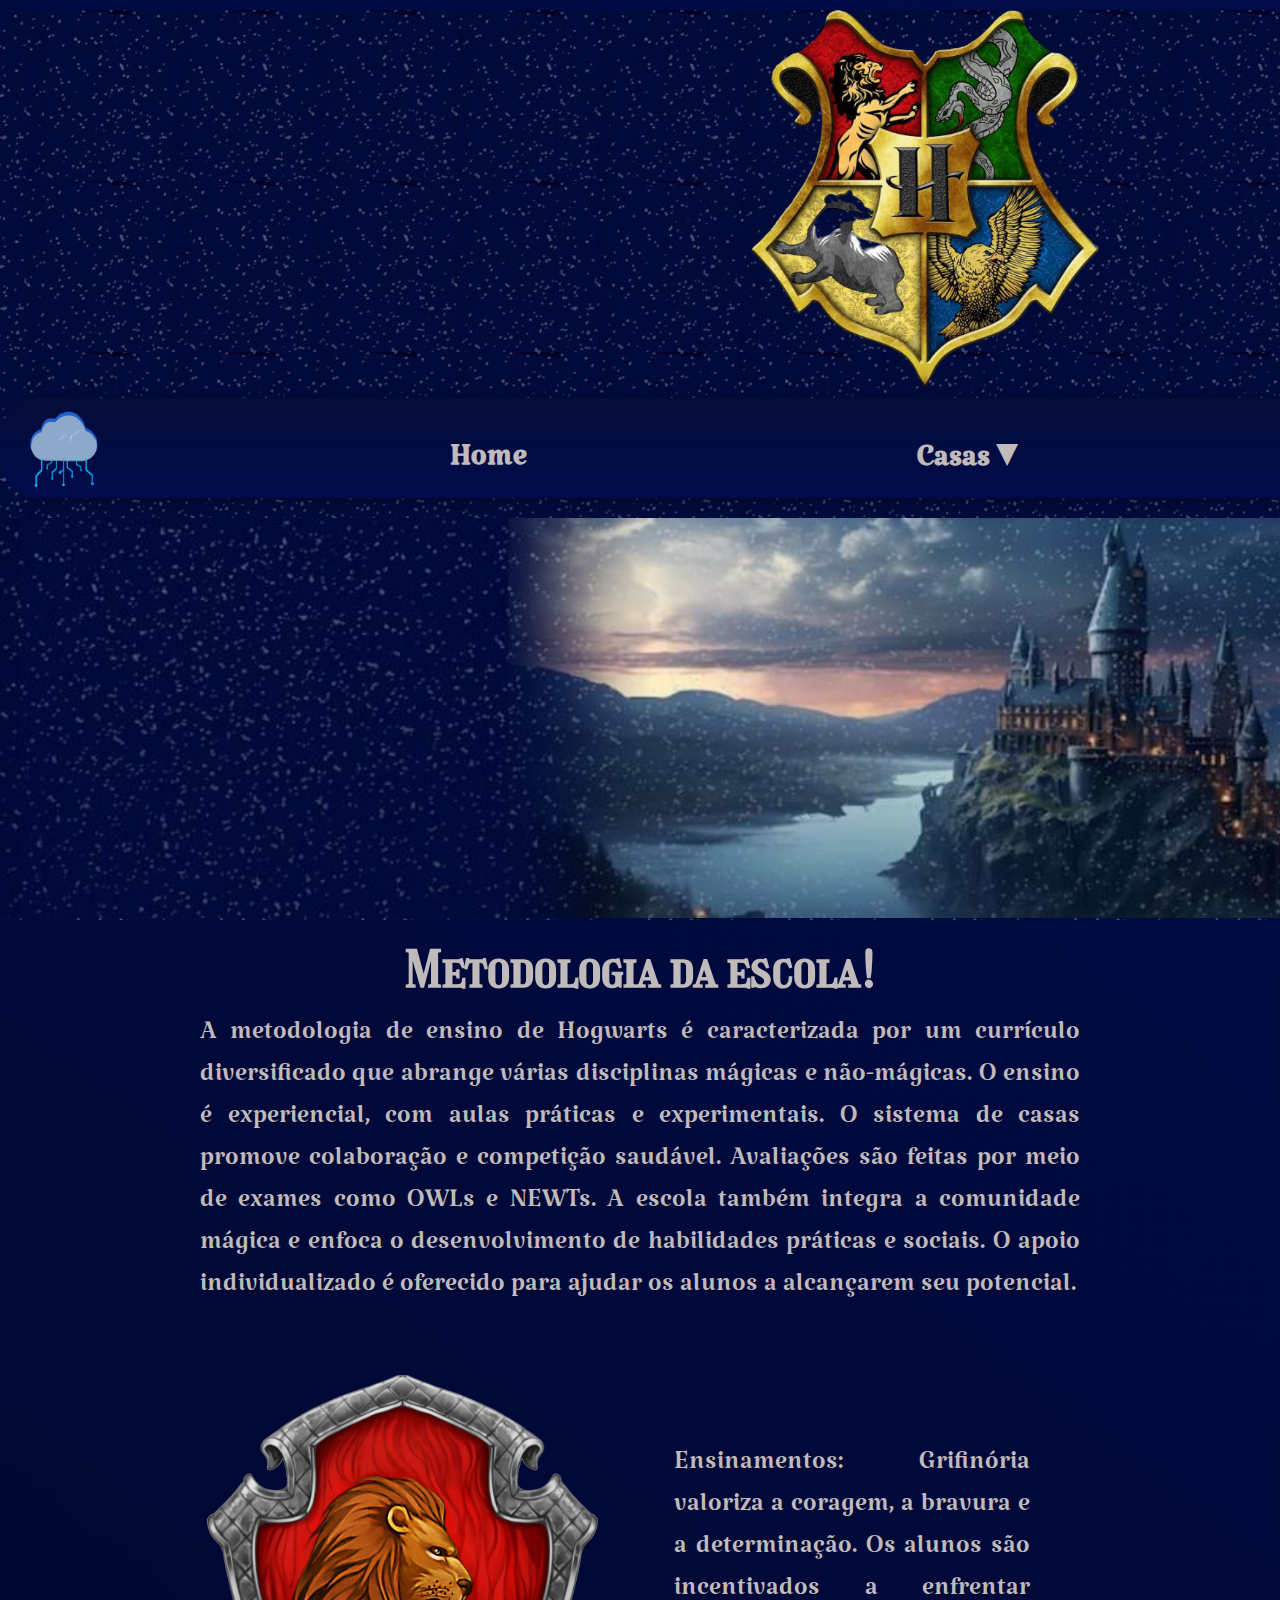
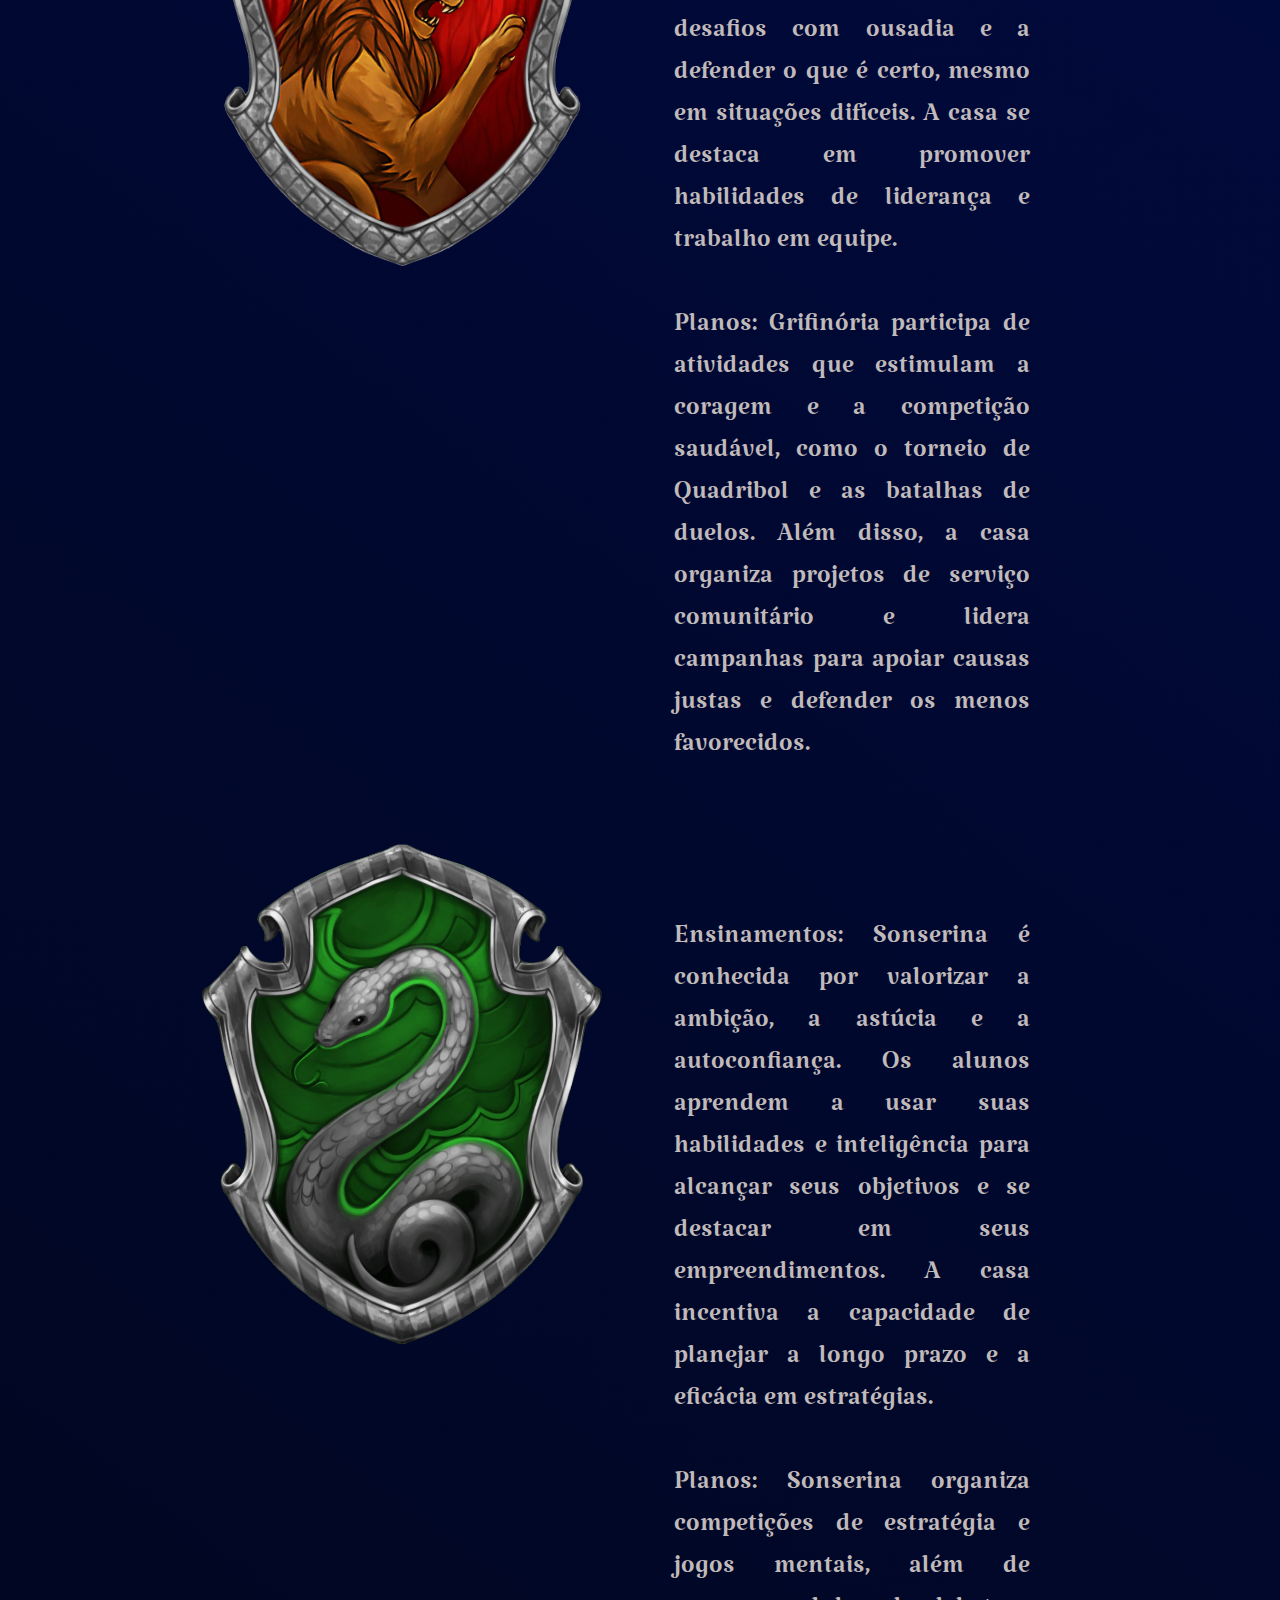
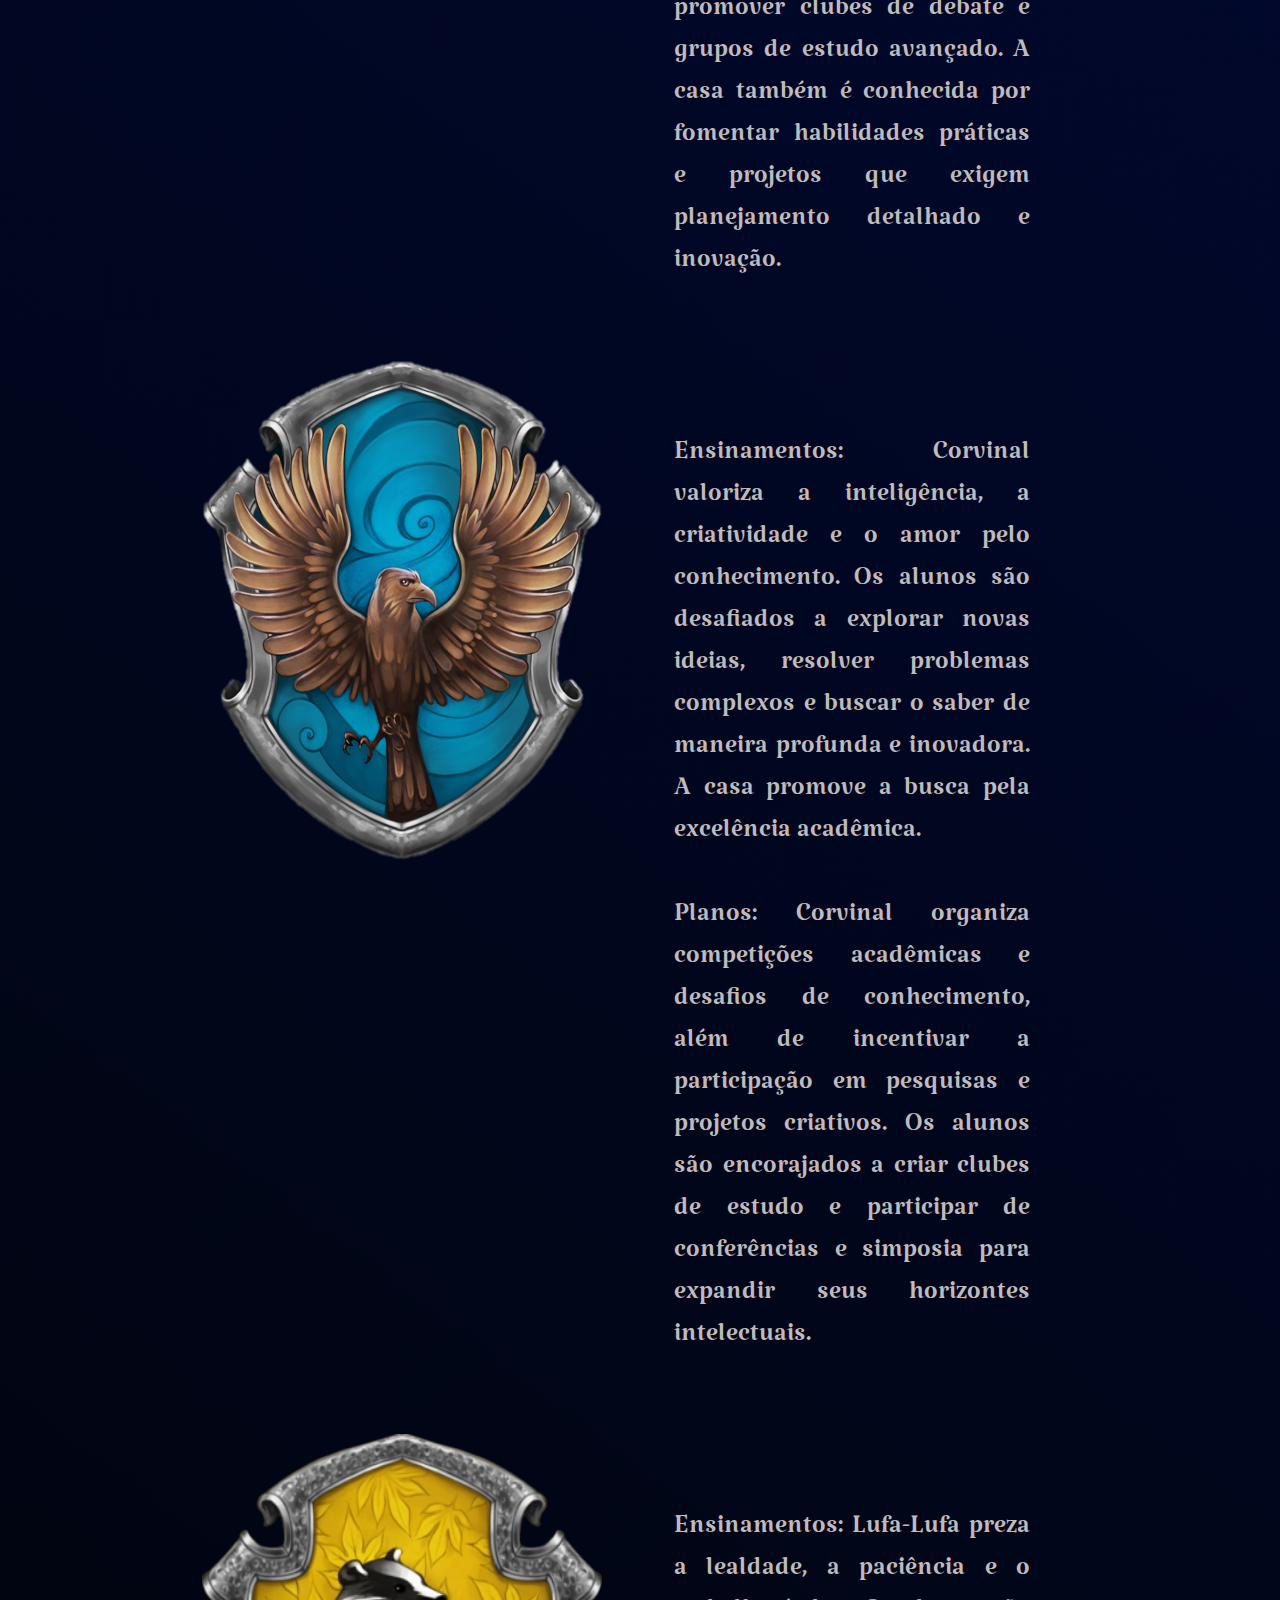
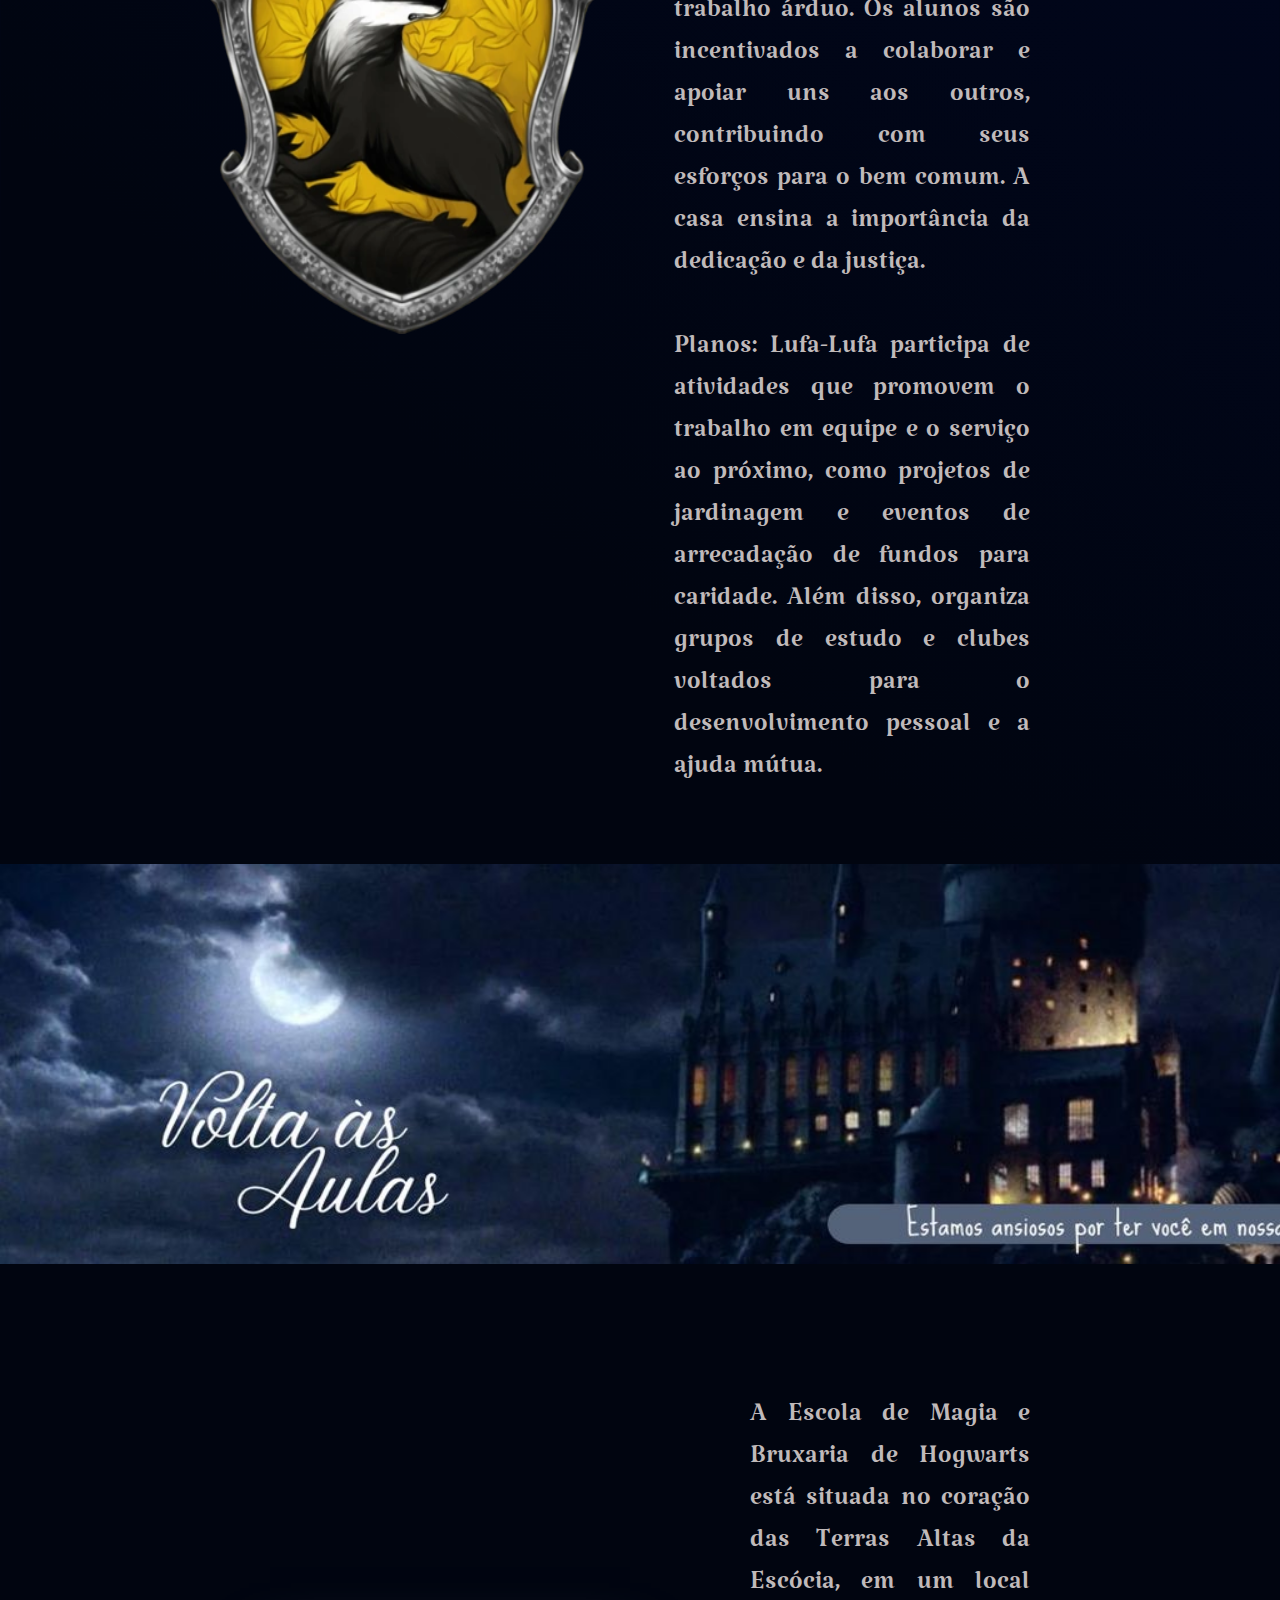
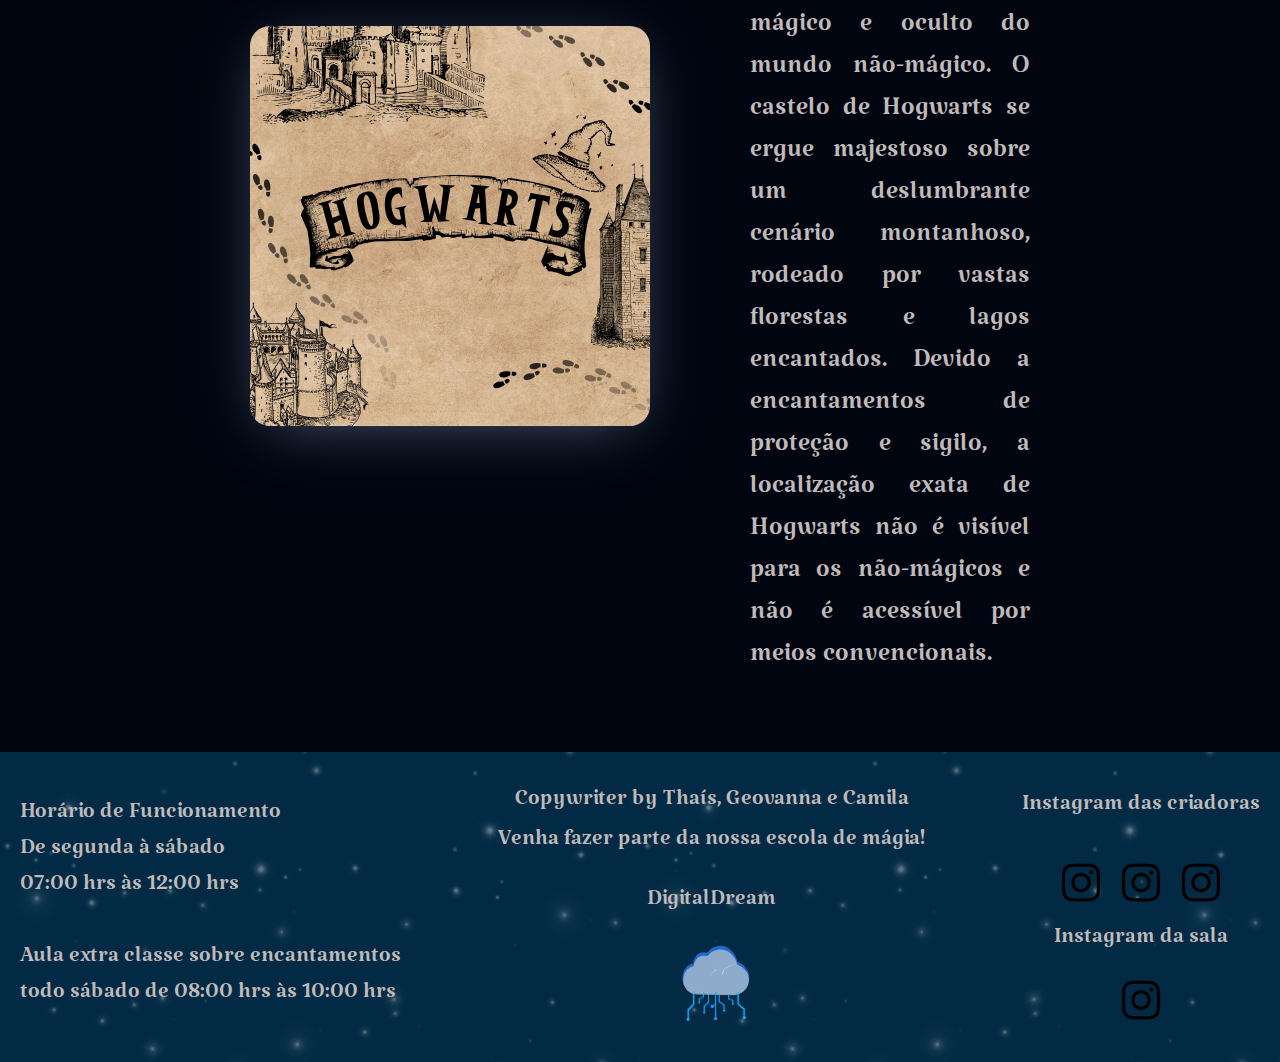
<file: index.html>
<!DOCTYPE html>
<html lang="PT-BR">
<head>
    <meta charset="UTF-8">
    <meta name="viewport" content="width=device-width, initial-scale=1.0">
    <title>Document</title>
    <link rel="stylesheet" href="style-home.css">
</head>
<body>
    <div id="body-cima">

    <header>

        <a href="index.html"><img class="imagemLogo"src="imagens/logo.png" alt="logo"> </a>
        <nav role="navigation" class="primary-navigation">
            <div class="cab">
            
                <img class="logocab" src="imagens/bitmap.png" alt="">


            <ul class="abas">    
                <li><a class="aba" href="index.html">Home</a></li>
                <li><a class="aba" href="#"> Casas  &dtrif;</a>
                    <ul class="dropdown">
                        <li><a href="Grifinoria.html"> Grifinoria</a></li>
                        <li><a href="Lufa-Lufa.html">Lufa-Lufa</a></li>
                        <li><a href="Sonserina.html"> Sonserina</a></li>
                        <li><a href="Corvinal.html">Corvinal</a></li>
                    </ul> 
                </li>
                <li><a class="aba" href="#"> Informações &dtrif;</a>
                    <ul class="dropdown">
                        <li><a href="contrato.html">Contrato</a></li>
                        <li><a href="formulario.html">Contatos</a></li>
                    </ul> 
            </ul>    
                <img class="lupa" class="pesquisa" src="imagens/lupa (1).png" alt="">
            
            </div>
          </nav>

        
    </header>


    <img class="escola" src="imagens/escola.jpeg" alt="escola">
    <br> <br>
</div>

    <div class="conteudogeral">

    <h2>Metodologia da escola!</h2>
    <br>
  
    <p>A metodologia de ensino de Hogwarts é caracterizada por um currículo diversificado que abrange várias disciplinas mágicas e não-mágicas. O ensino é experiencial, com aulas práticas e experimentais. O sistema de casas promove colaboração e competição saudável. Avaliações são feitas por meio de exames como OWLs e NEWTs. A escola também integra a comunidade mágica e enfoca o desenvolvimento de habilidades práticas e sociais. O apoio individualizado é oferecido para ajudar os alunos a alcançarem seu potencial.</p>
    <br><br>

  

    <div class="alinharTexto">
   
    <img class="imagensCasas" src="imagens/Foto-Grifinoria.png.png" alt="casa grifinoria">
    <p class="arrumarTexto"> Ensinamentos: Grifinória valoriza a coragem, a bravura e a determinação. Os alunos são incentivados a enfrentar desafios com ousadia e a defender o que é certo, mesmo em situações difíceis. A casa se destaca em promover habilidades de liderança e trabalho em equipe.
        <br> <br>

        Planos: Grifinória participa de atividades que estimulam a coragem e a competição saudável, como o torneio de Quadribol e as batalhas de duelos. Além disso, a casa organiza projetos de serviço comunitário e lidera campanhas para apoiar causas justas e defender os menos favorecidos.</p>
       </div>

       <div class="alinharTexto">
    <img class="imagensCasas" src="imagens/Foto-Sonserina.png" alt="casa sonserina">
    <p class="arrumarTexto"> Ensinamentos: Sonserina é conhecida por valorizar a ambição, a astúcia e a autoconfiança. Os alunos aprendem a usar suas habilidades e inteligência para alcançar seus objetivos e se destacar em seus empreendimentos. A casa incentiva a capacidade de planejar a longo prazo e a eficácia em estratégias. <br> <br>

        Planos: Sonserina organiza competições de estratégia e jogos mentais, além de promover clubes de debate e grupos de estudo avançado. A casa também é conhecida por fomentar habilidades práticas e projetos que exigem planejamento detalhado e inovação.</p>
       </div>
       <div class="alinharTexto">
    <img class="imagensCasas" src="imagens/Foto-Corvinal.png.png" alt="casa corvinal">
    <p class="arrumarTexto"> Ensinamentos: Corvinal valoriza a inteligência, a criatividade e o amor pelo conhecimento. Os alunos são desafiados a explorar novas ideias, resolver problemas complexos e buscar o saber de maneira profunda e inovadora. A casa promove a busca pela excelência acadêmica.
        <br> <br>

        Planos: Corvinal organiza competições acadêmicas e desafios de conhecimento, além de incentivar a participação em pesquisas e projetos criativos. Os alunos são encorajados a criar clubes de estudo e participar de conferências e simposia para expandir seus horizontes intelectuais.
    </p>
    </div>

    <div class="alinharTexto">

    <img class="imagensCasas" src="imagens/Foto-Lufa-Lufa.png" alt="casa lufa-lufa">
    <p class="arrumarTexto"> Ensinamentos: Lufa-Lufa preza a lealdade, a paciência e o trabalho árduo. Os alunos são incentivados a colaborar e apoiar uns aos outros, contribuindo com seus esforços para o bem comum. A casa ensina a importância da dedicação e da justiça.
        <br> <br>

        Planos: Lufa-Lufa participa de atividades que promovem o trabalho em equipe e o serviço ao próximo, como projetos de jardinagem e eventos de arrecadação de fundos para caridade. Além disso, organiza grupos de estudo e clubes voltados para o desenvolvimento pessoal e a ajuda mútua.</p>
</div>

</div>

    <img class="anuncio" src="imagens/anuncio (2).jpeg" alt="anuncio de volta as aulas">

<br><br>
    
<div class="arrumarLocalizacao">
    <img class="localizacao"src="imagens/localização.jpg" alt="mapa de localização">
    <p class="arrumarTexto">A Escola de Magia e Bruxaria de Hogwarts está situada no coração das Terras Altas da Escócia, em um local mágico e oculto do mundo não-mágico. O castelo de Hogwarts se ergue majestoso sobre um deslumbrante cenário montanhoso, rodeado por vastas florestas e lagos encantados. Devido a encantamentos de proteção e sigilo, a localização exata de Hogwarts não é visível para os não-mágicos e não é acessível por meios convencionais.</p>

</div>



</div>

<!--cmc aqui-->

    <footer>
        <div class="rodape-geral">
            <div class="rodape-alinhar">
        <p class="tam-letra">Horário de Funcionamento  <br>  De segunda à sábado <br> 07:00 hrs às 12:00 hrs <br> <br> Aula extra classe sobre encantamentos <br> todo sábado de 08:00 hrs às 10:00 hrs</p>
    </div>

    <br> <br>
    <div>

        <p class="rodape-alinhar2">  Copywriter by Thaís, Geovanna e Camila  <br> <br> Venha fazer parte da nossa escola de mágia! <br><br><br> DigitalDream <br> <img class="logoempresa" src="imagens/bitmap.svg" alt="logo da empresa"> </p>
    </div>

    <br><br>

 
        <div class="Linksrodape">

            <div>
            <p class="arrumar-instagramsala">Instagram das criadoras</p>
        </div>
            <br> <br>


            
            <div class="arrumarEscrita">
                
              
           <a href="https://www.instagram.com/thaisg.castro"> <img class="imagens-logo" src="imagens/instagram.png" alt="logodoinstagram"></a> 
          
  
        
           <a href="https://www.instagram.com/geo__s4nts"> <img class="imagens-logo" src="imagens/instagram.png" alt="logodoinstagram"></a>
          
        
        
           <a href="https://www.instagram.com/c_marinss"> <img class= "imagens-logo"src="imagens/instagram.png"alt="logodoinstagram"></a>
          

        </div>

        <br>

        <div class="arrumargeral">

        <p class="arrumar-instagramsala">Instagram da sala</p>

   
    <div class="arrumar-instagrancurso">
        <a href="https://www.instagram.com/iftm_tinf.4"> <img class="imagens-logo" src="imagens/instagram.png" alt = "logo do instagram" ></a>
        
    </div>

    </div>
    
    </footer>



</body>
</html>
</file>
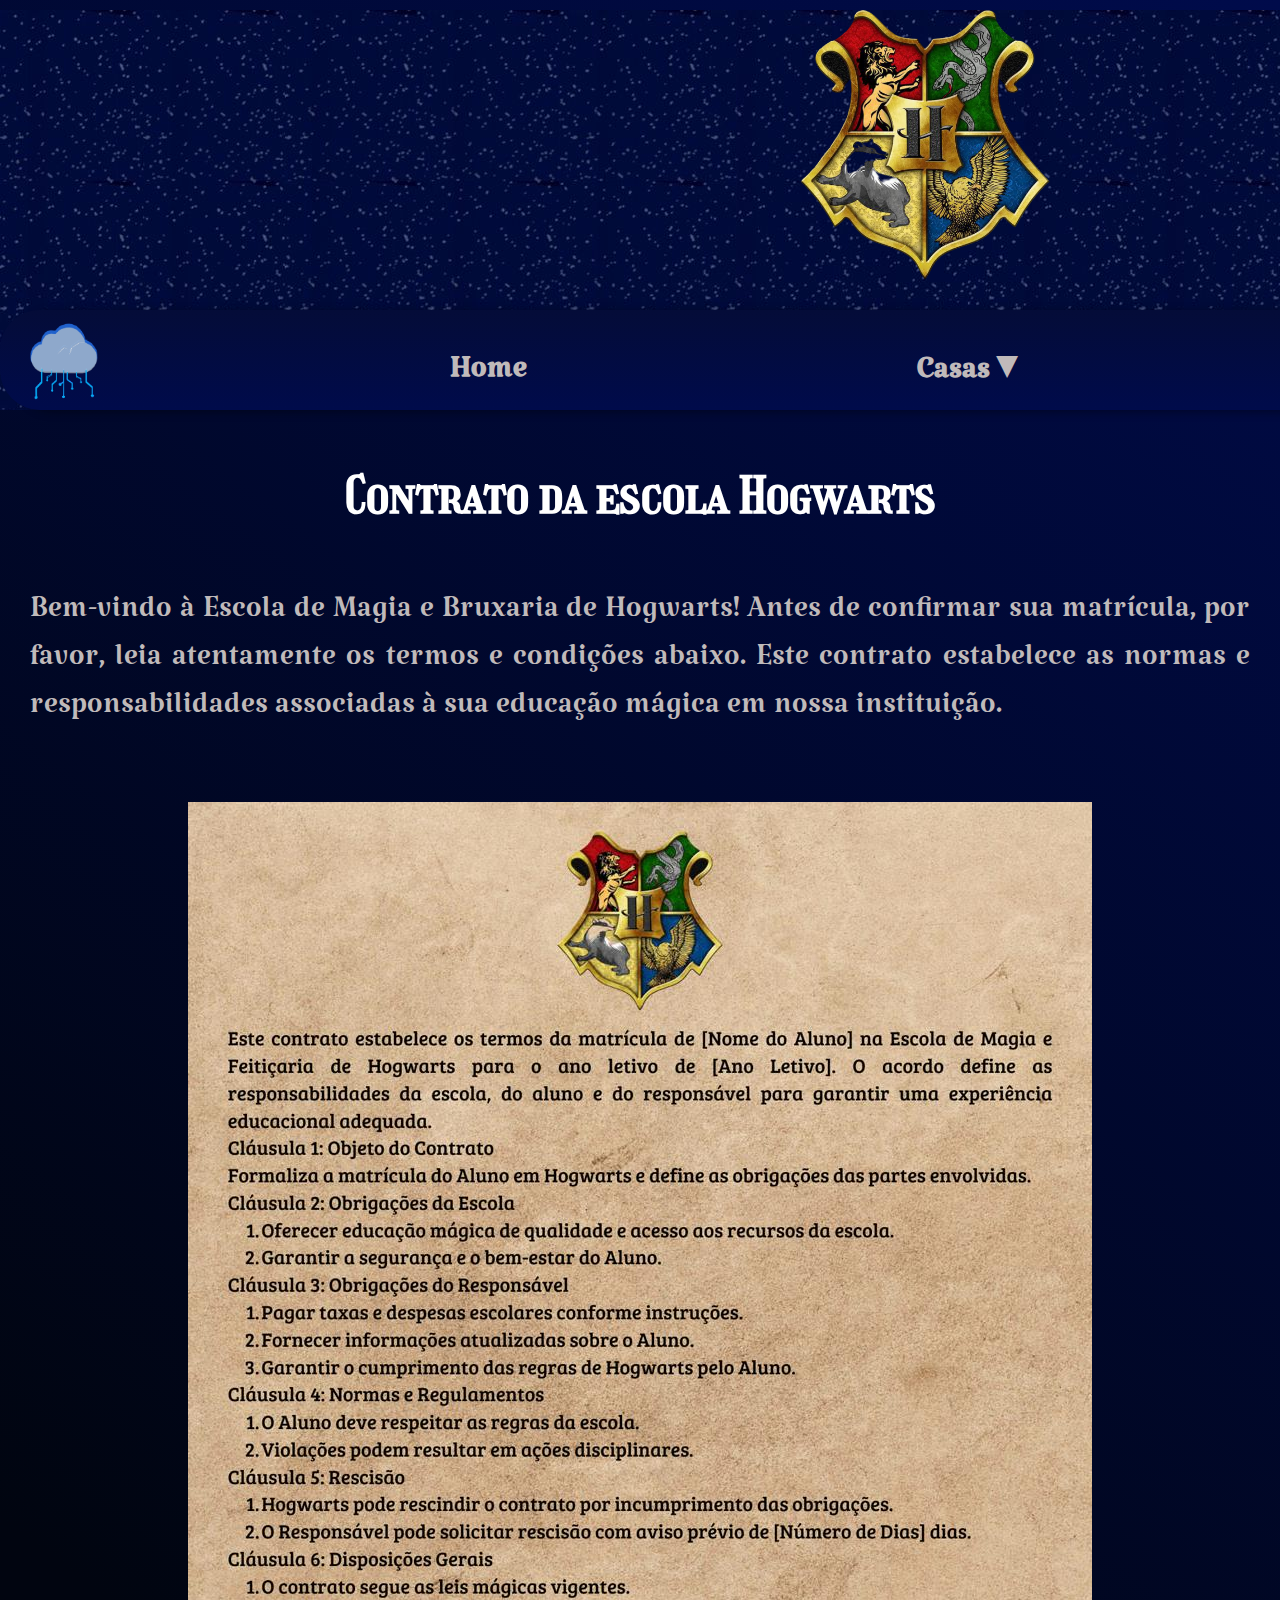
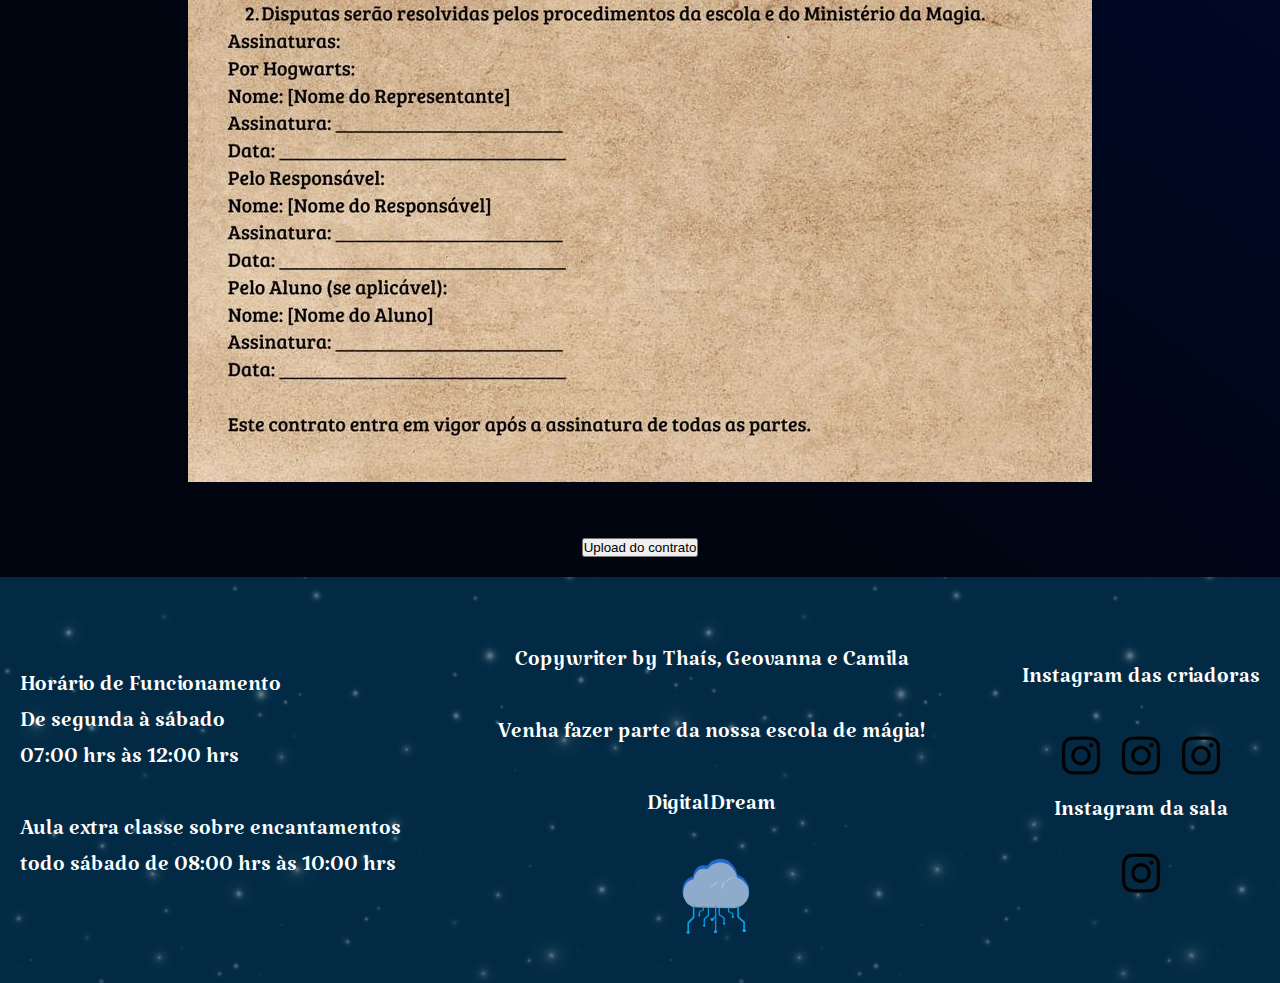
<file: contrato.html>
<!DOCTYPE html>
<html lang="PT-BR">
<head>
    <meta charset="UTF-8">
    <meta name="viewport" content="width=device-width, initial-scale=1.0">
    <title>Document</title>
    <link rel="stylesheet" href="stylecontrato.css">
</head>
<body>

<!-- Cabeçalho aqui -->    

<div id="body-cima"> 
    <header>

        <a href="index.html"><img class="imagemLogo"src="imagens/logo.png" alt="logo"> </a>
        <nav role="navigation" class="primary-navigation">
            <div class="cab">
            
                <img class="logocab" src="imagens/bitmap.png" alt="">


            <ul class="abas">    
                <li><a class="aba" href="index.html">Home</a></li>
                <li><a class="aba" href="#"> Casas  &dtrif;</a>
                    <ul class="dropdown">
                        <li><a href="Grifinoria.html"> Grifinoria</a></li>
                        <li><a href="Lufa-Lufa.html">Lufa-Lufa</a></li>
                        <li><a href="Sonserina.html"> Sonserina</a></li>
                        <li><a href="Corvinal.html">Corvinal</a></li>
                    </ul> 
                </li>
                <li><a class="aba" href="#"> Informações &dtrif;</a>
                    <ul class="dropdown">
                        <li><a href="contrato.html">Contrato</a></li>
                        <li><a href="formulario.html">Contatos</a></li>
                    </ul> 
            </ul>    
                <img class="lupa" class="pesquisa" src="imagens/lupa (1).png" alt="">
            
            </div>
          </nav>

        
    </header>

</div> 

<!-- Acaba aqui -->

<br><br>

<div classs="conteudogeral">
    
<div class="arrumarcontrato">

<h1>Contrato da escola Hogwarts </h1>

<br><br>
<p class="text"> Bem-vindo à Escola de Magia e Bruxaria de Hogwarts! Antes de confirmar sua matrícula, por favor, leia atentamente os termos e condições abaixo. Este contrato estabelece as normas e responsabilidades associadas à sua educação mágica em nossa instituição.</p>
<br><br>

    <img class="imagemContrato" src="imagens/contrato.jpg" alt="Contrato da escola">
    <br><br>
</div>

<div class="botao">
<button > Upload do contrato </button>
</div>

</div>
<footer>

    <div class="rodape-geral">
        <div class="rodape-alinhar">
    <p>Horário de Funcionamento  <br>  De segunda à sábado <br> 07:00 hrs às 12:00 hrs <br> <br> Aula extra classe sobre encantamentos <br> todo sábado de 08:00 hrs às 10:00 hrs</p>
</div>

<br> <br>
<div>

    <p class="rodape-alinhar2">  Copywriter by Thaís, Geovanna e Camila  <br> <br> Venha fazer parte da nossa escola de mágia! <br> <br>  DigitalDream <br> <img class="logoempresa" src="imagens/bitmap.svg" alt="logo da empresa"> </p>
</div>

<br><br>


    <div class="Linksrodape">

        <div>
        <p>Instagram das criadoras</p>
    </div>
        <br> <br>


        
        <div class="arrumarEscrita">
            
          
       <a href="https://www.instagram.com/thaisg.castro"> <img class="imagens-logo" src="imagens/instagram.png" alt="logodoinstagram"></a> 
      

    
       <a href="https://www.instagram.com/geo__s4nts"> <img class="imagens-logo" src="imagens/instagram.png" alt="logodoinstagram"></a>
      
    
    
       <a href="https://www.instagram.com/c_marinss"> <img class= "imagens-logo"src="imagens/instagram.png"alt="logodoinstagram"></a>
      

    

    </div>

    <br>

    <div class="arrumargeral">

    <p class="arrumar-instagramsala">Instagram da sala</p>


<div class="arrumar-instagrancurso">
    <a href="https://www.instagram.com/iftm_tinf.4"> <img class="imagens-logo" src="imagens/instagram.png" alt = "logo do instagram" ></a>
    
</div>

</div>

</footer>

</body>
</html>
</file>
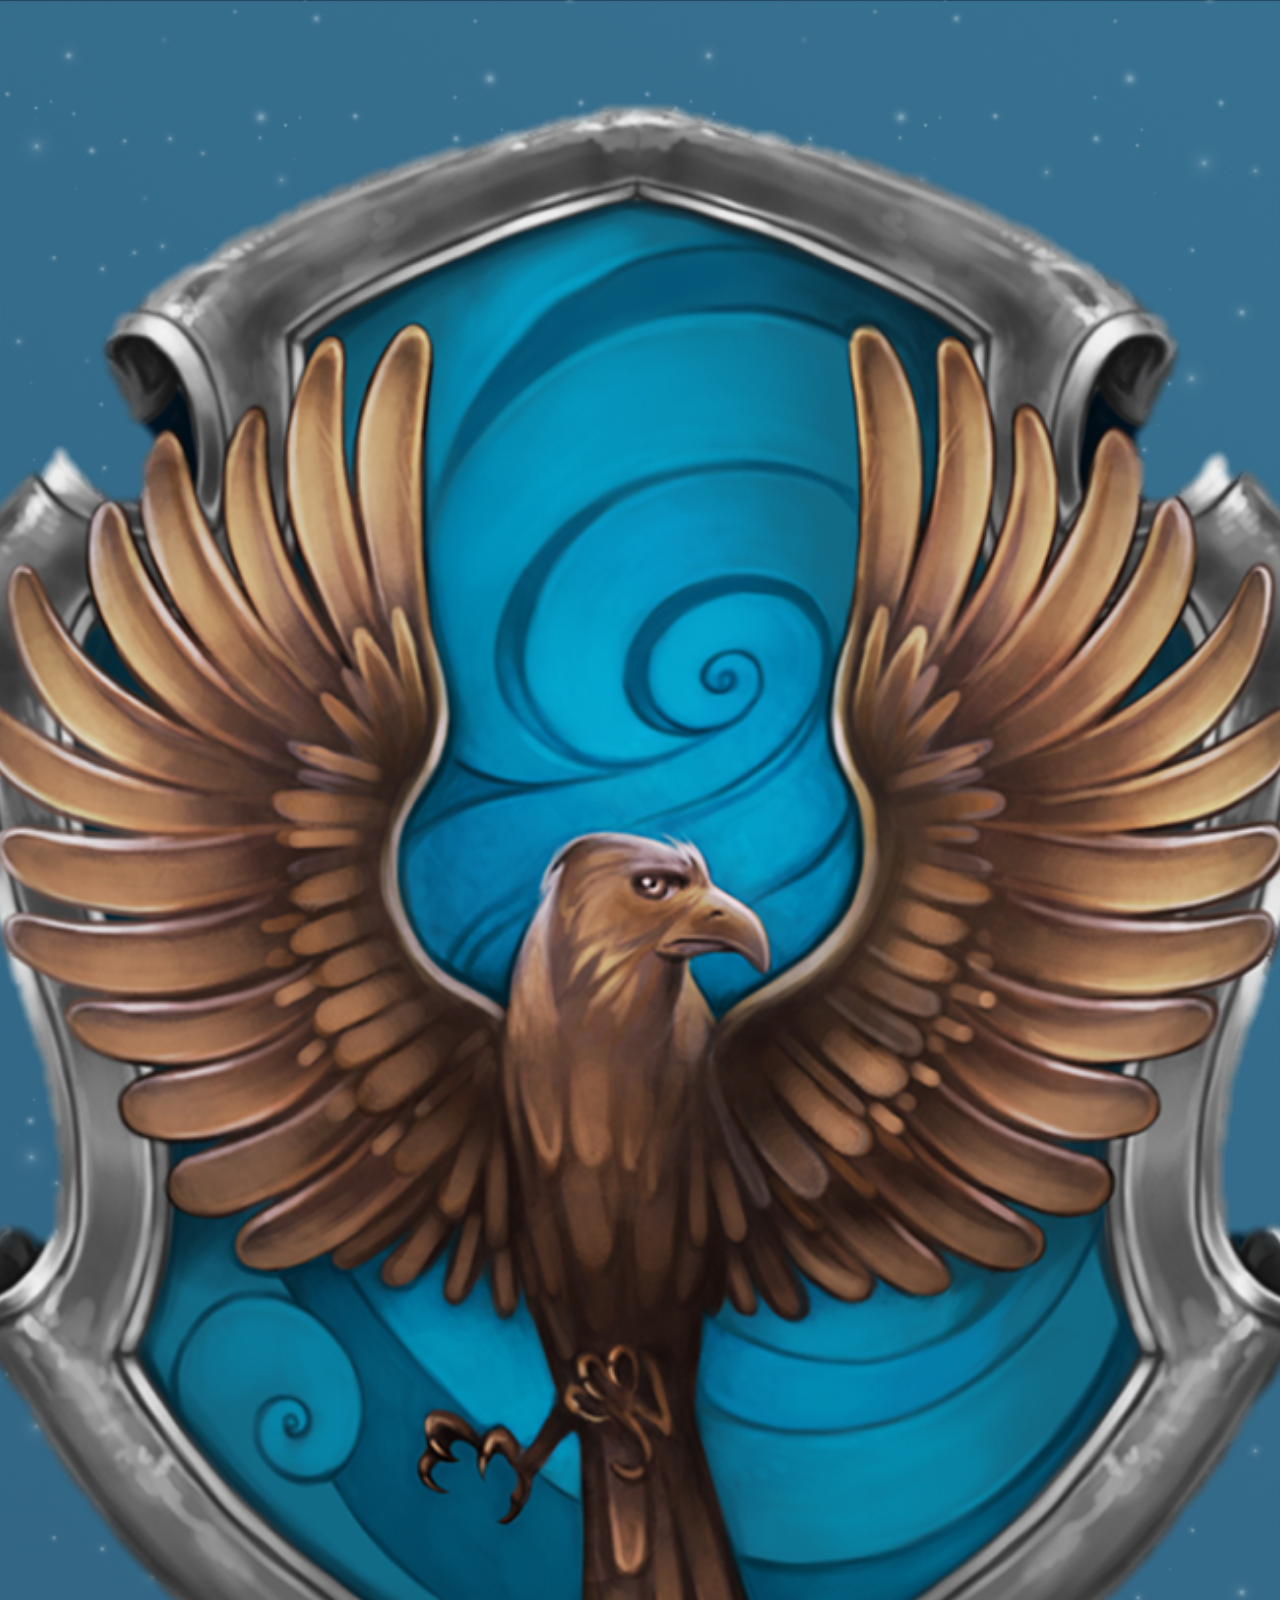
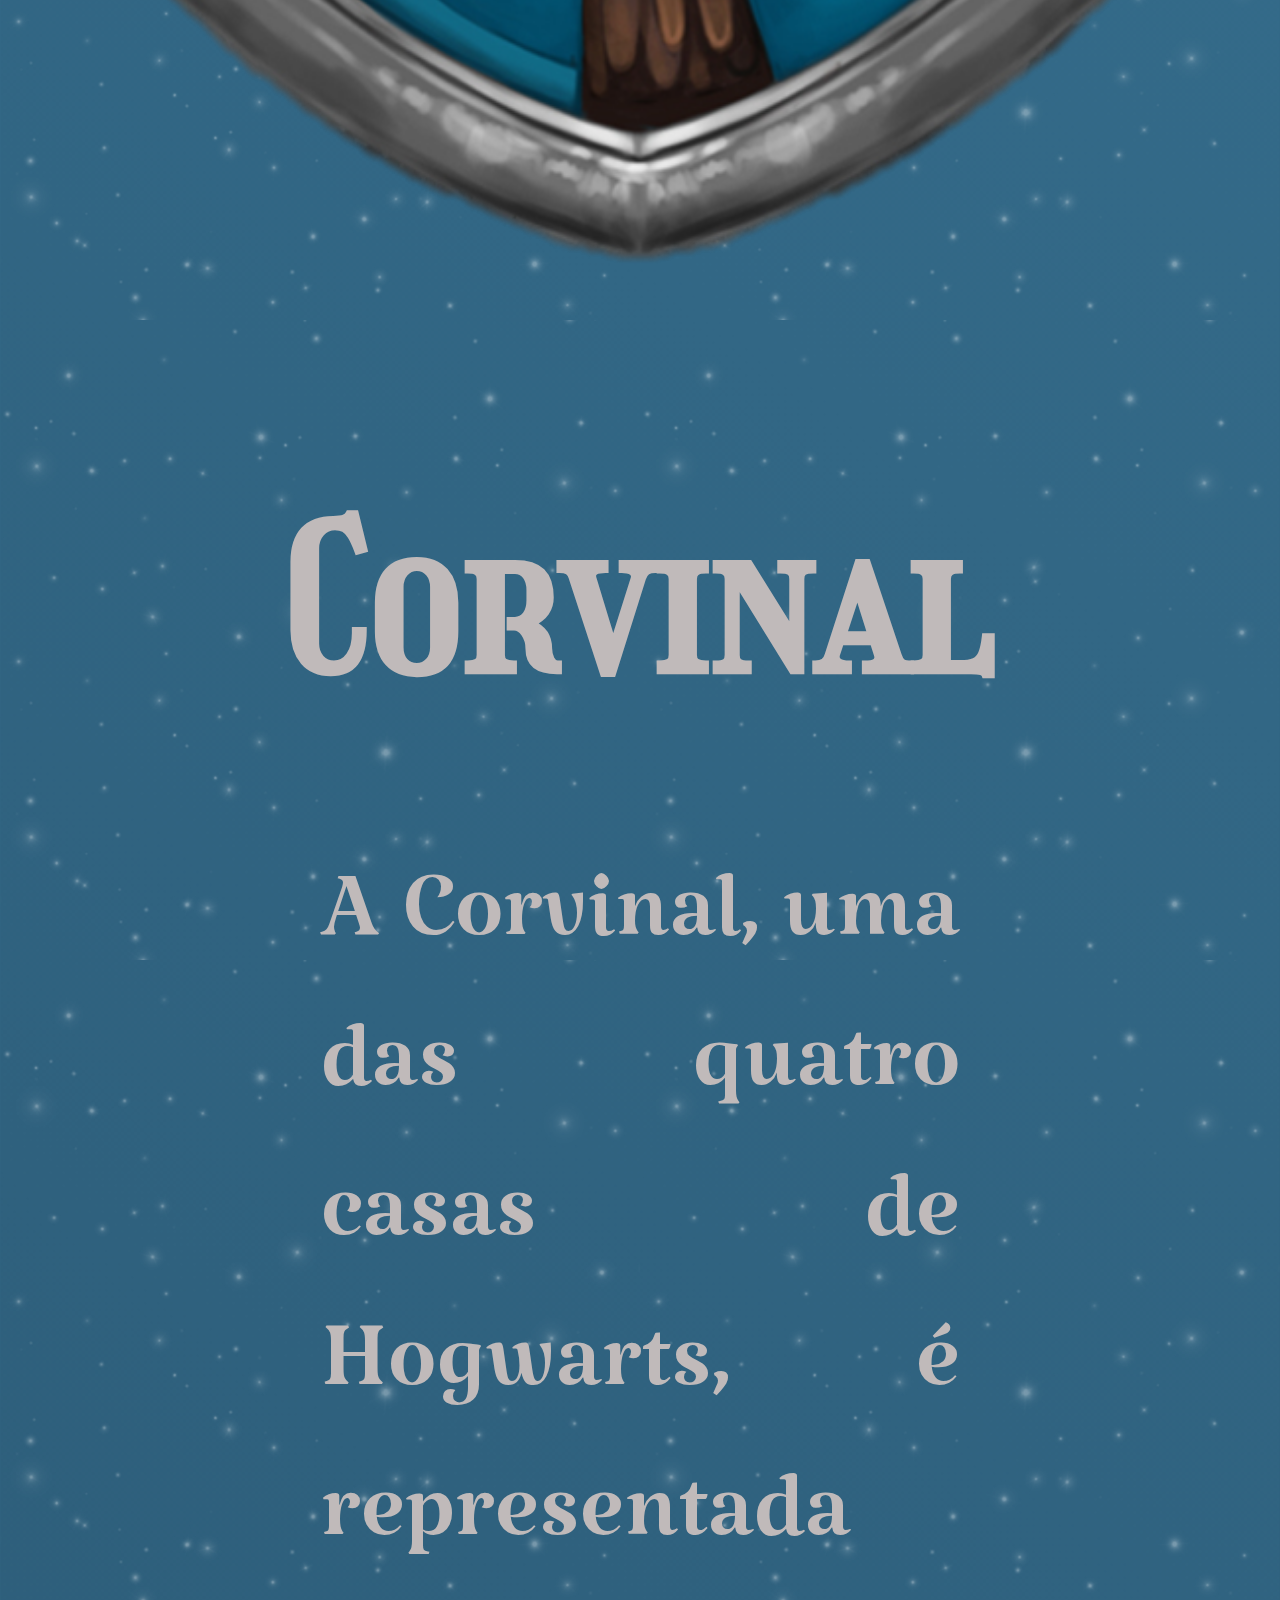
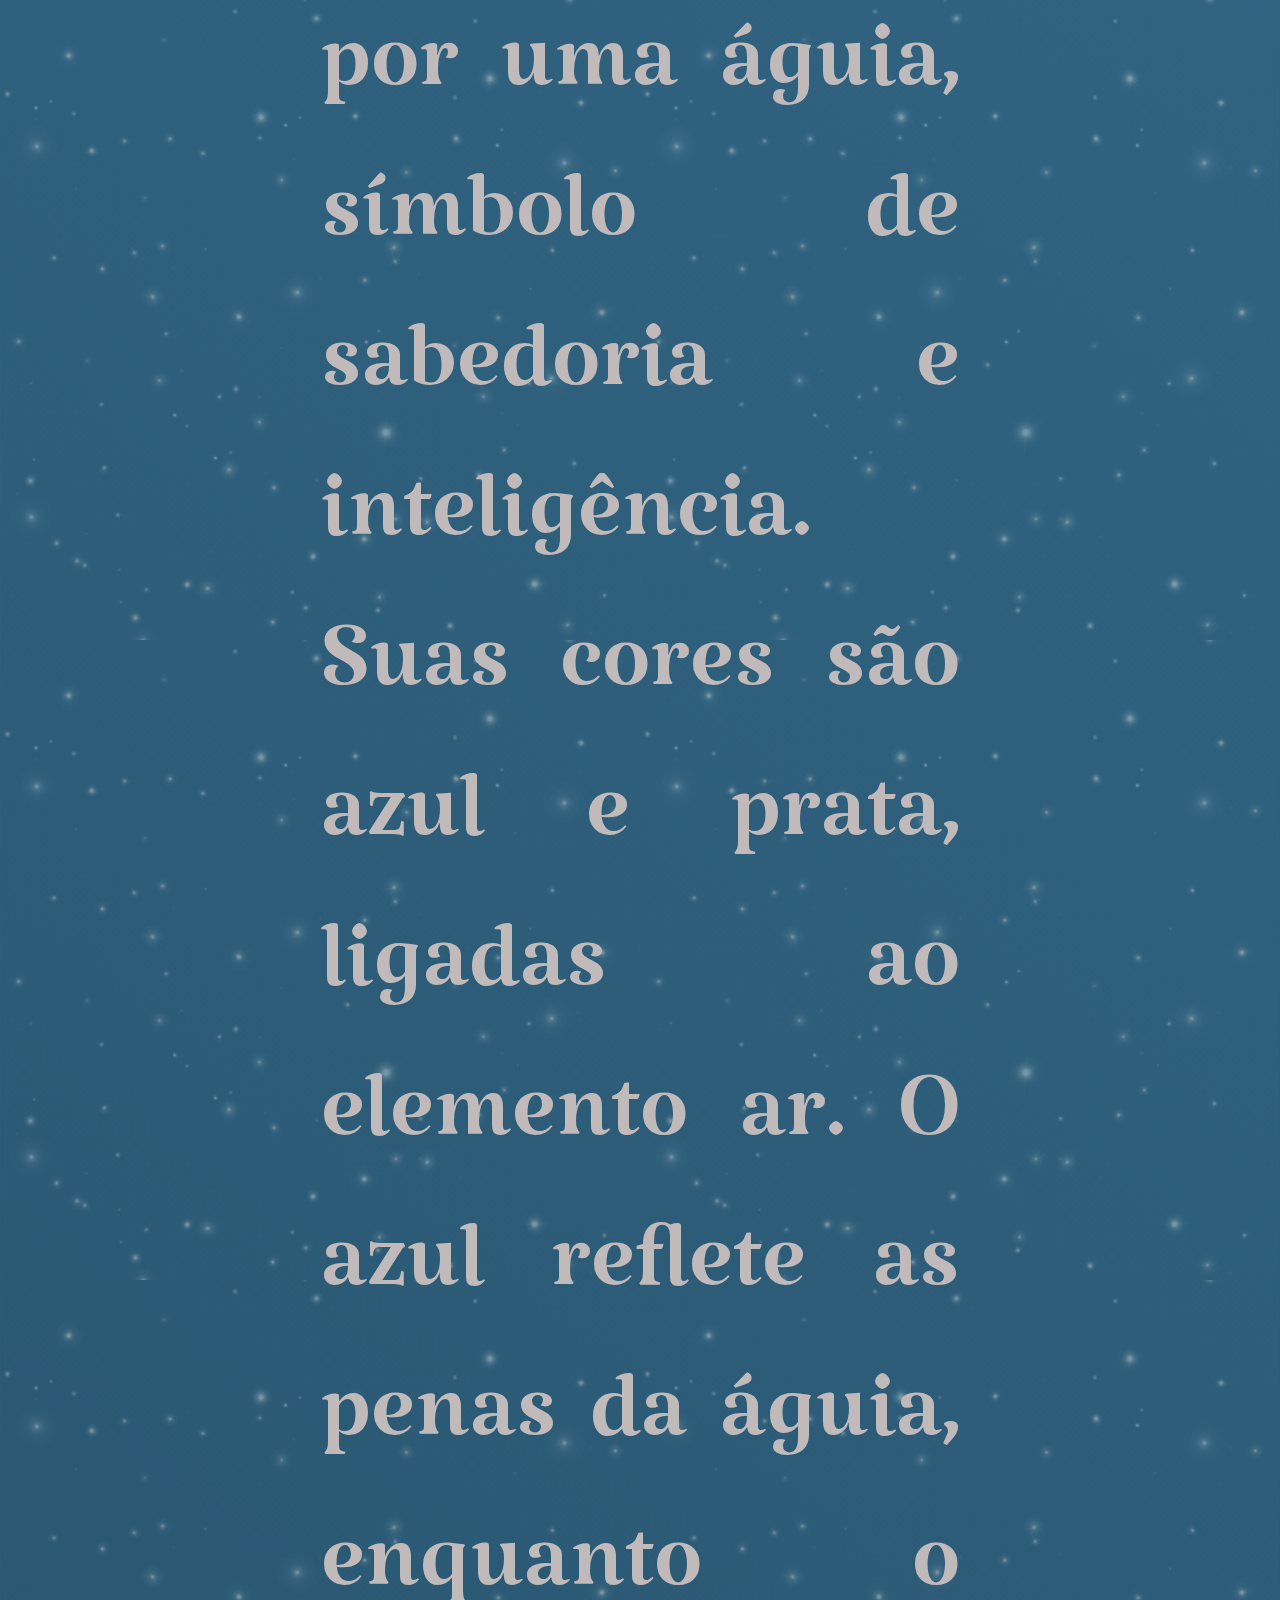
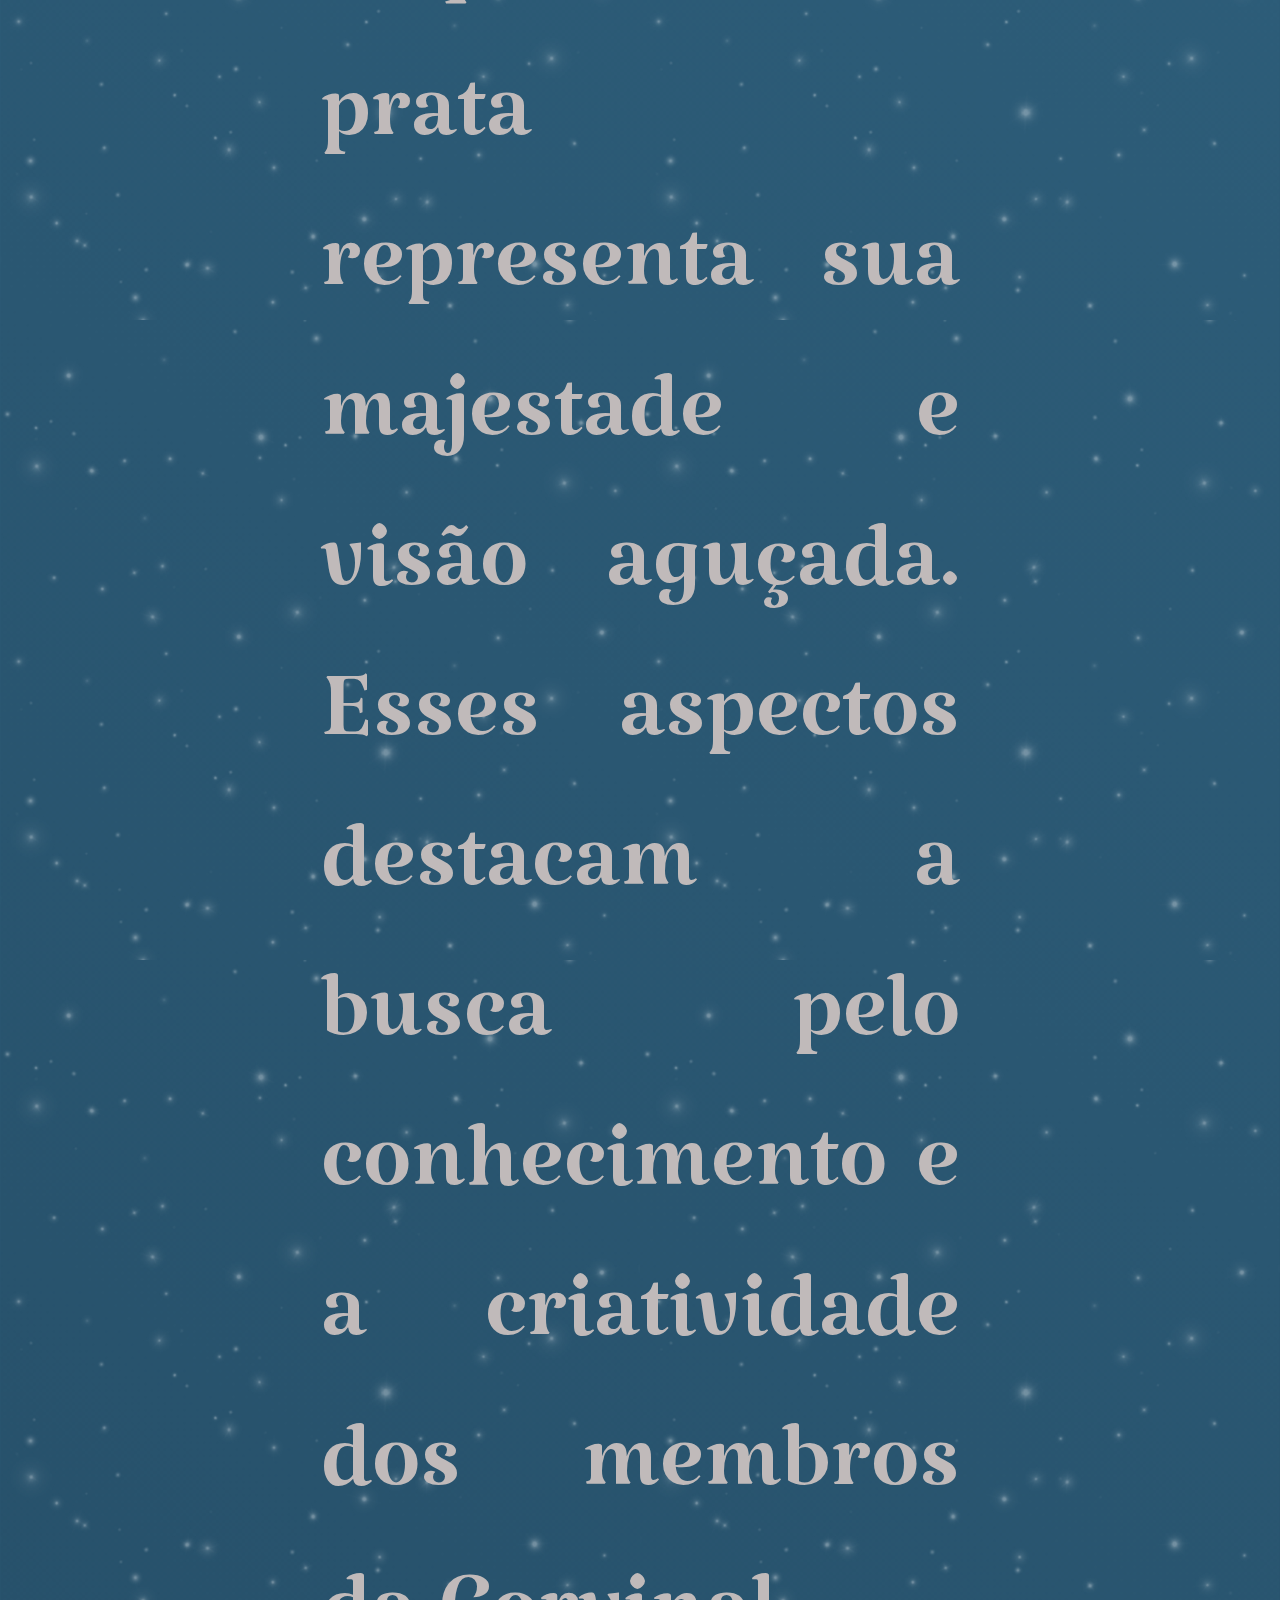
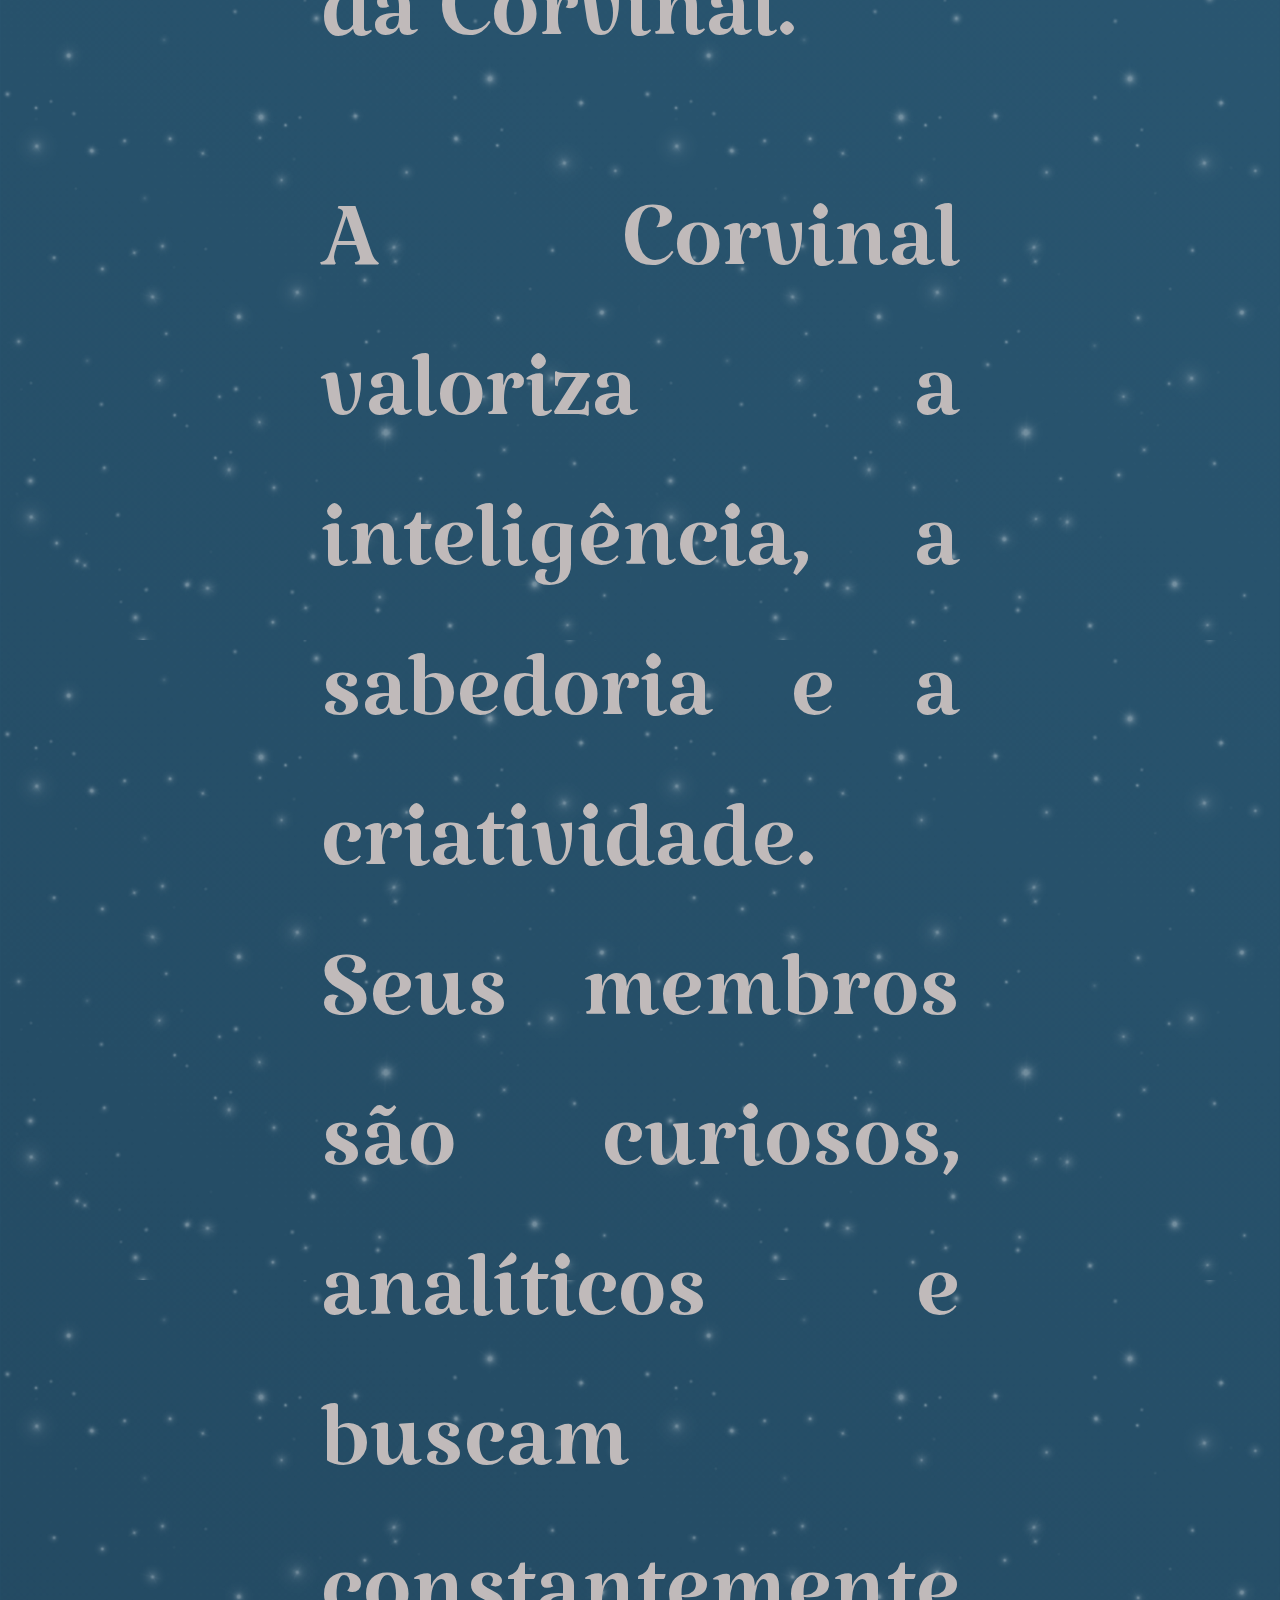
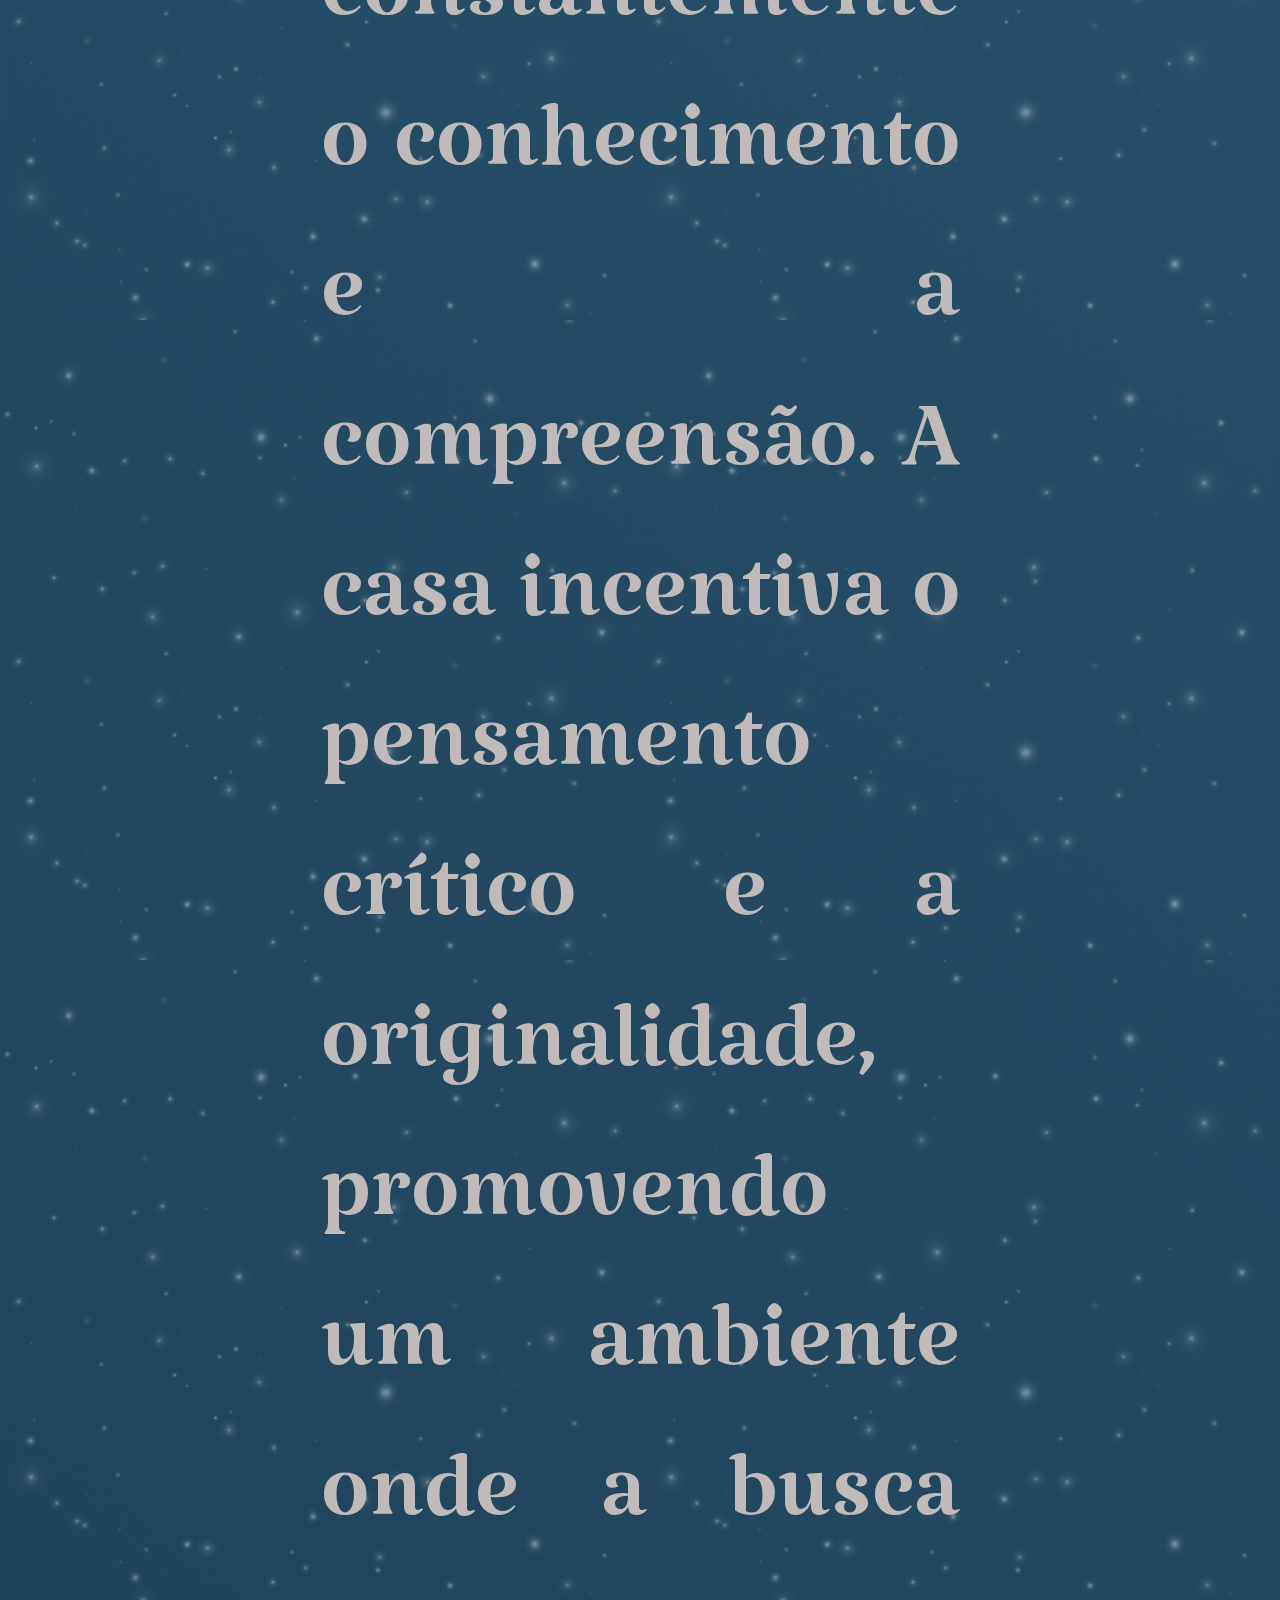
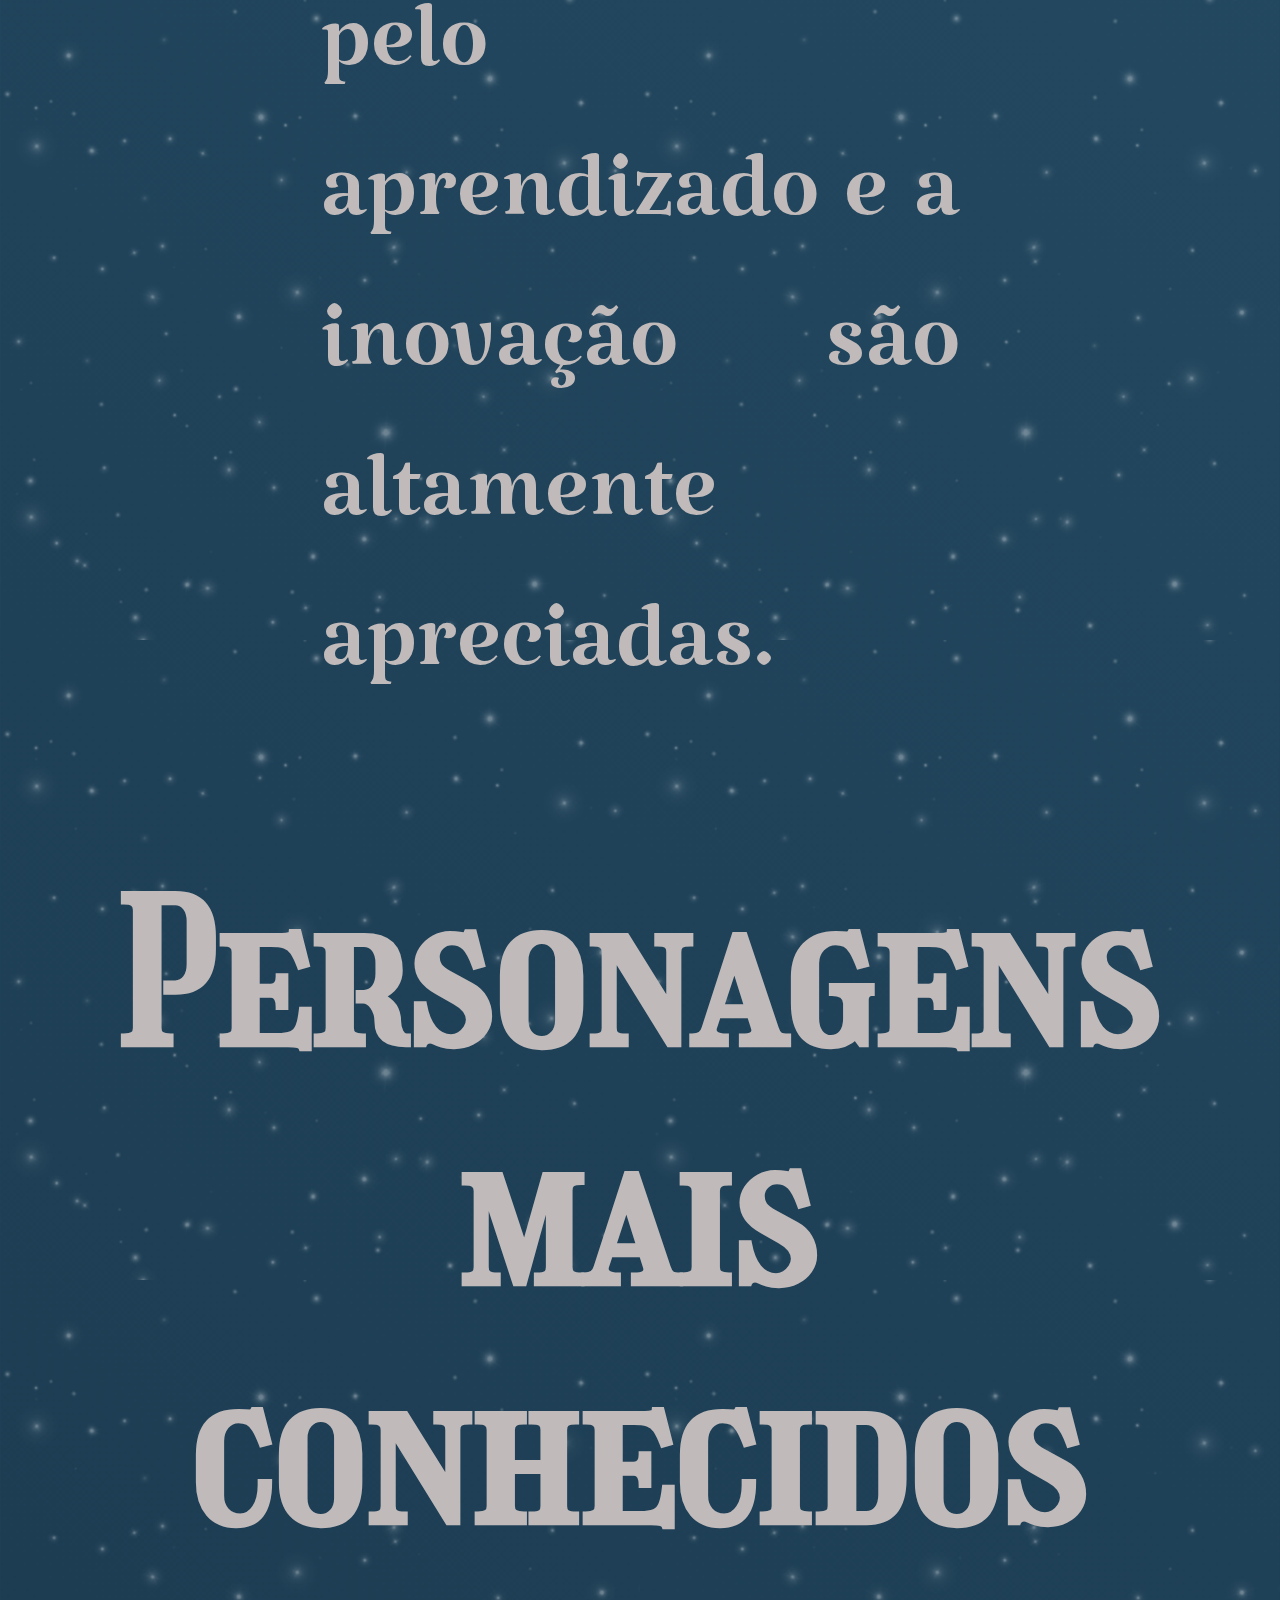
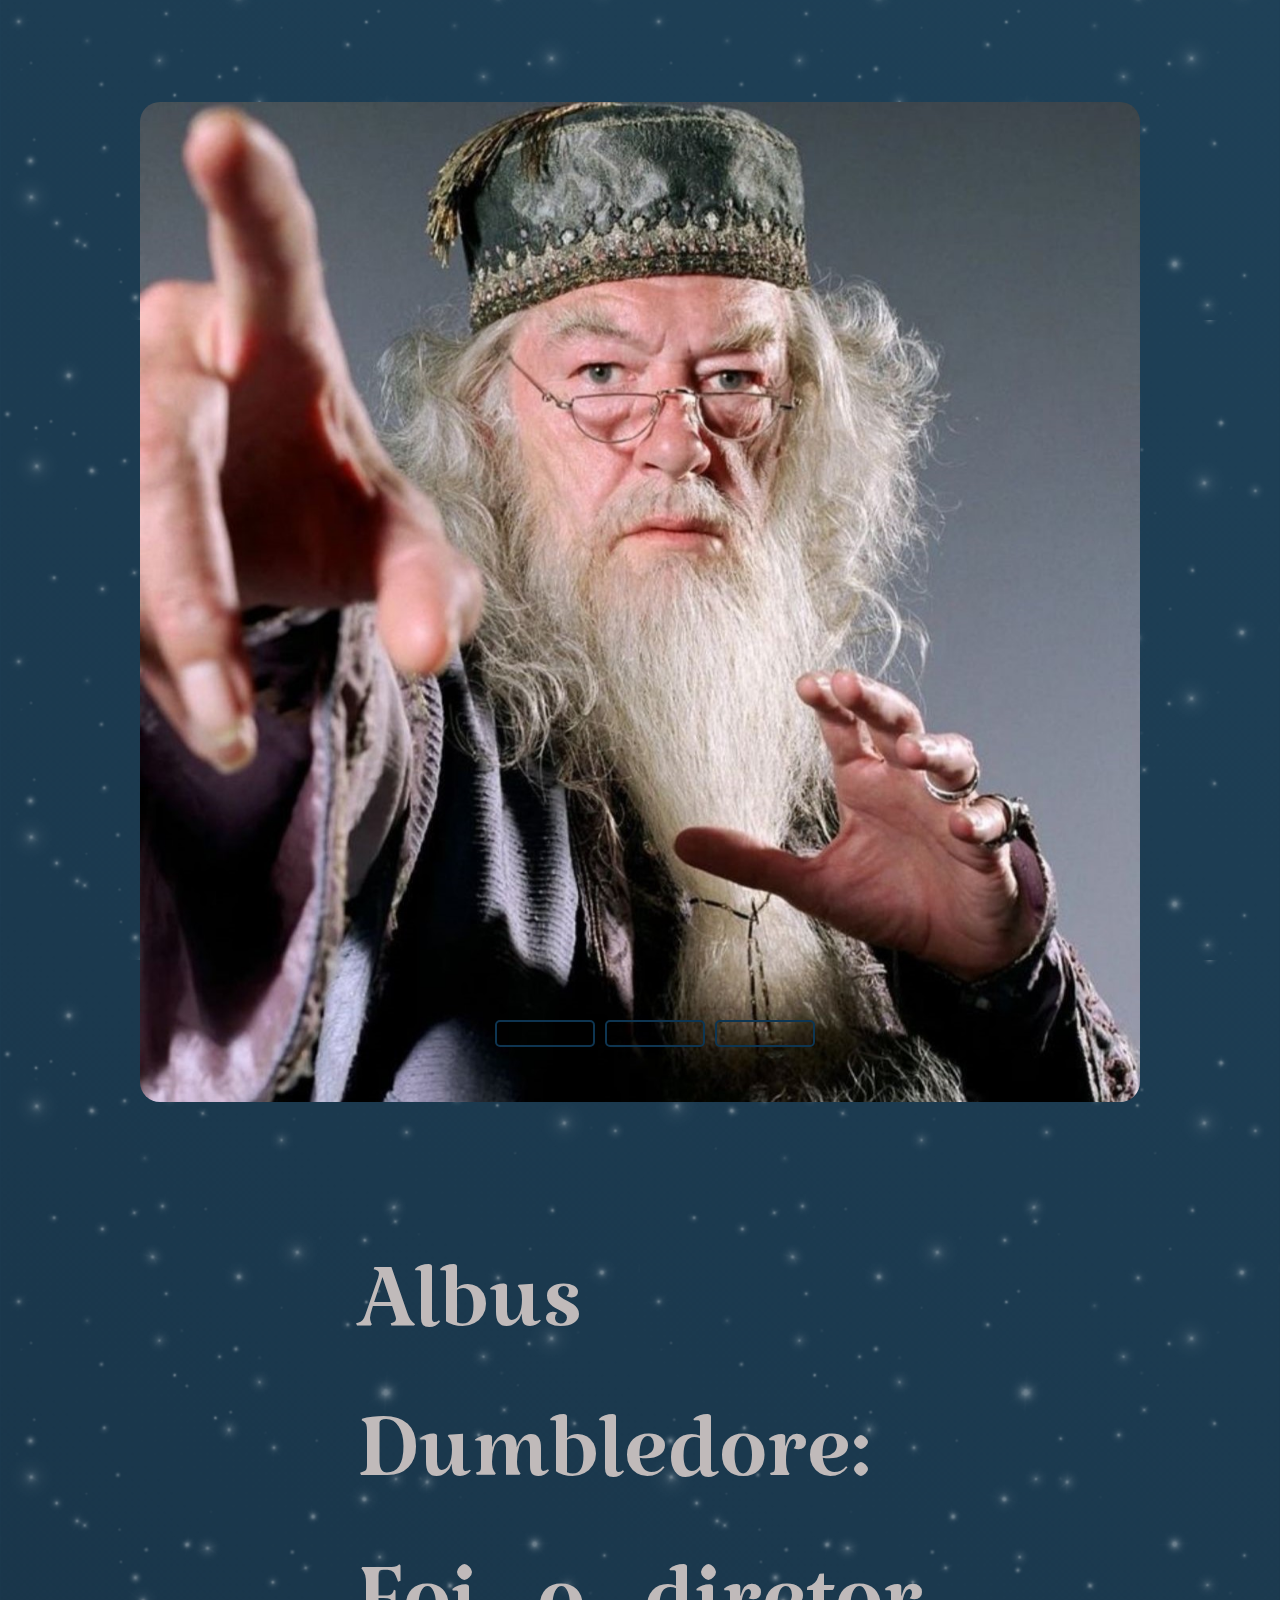
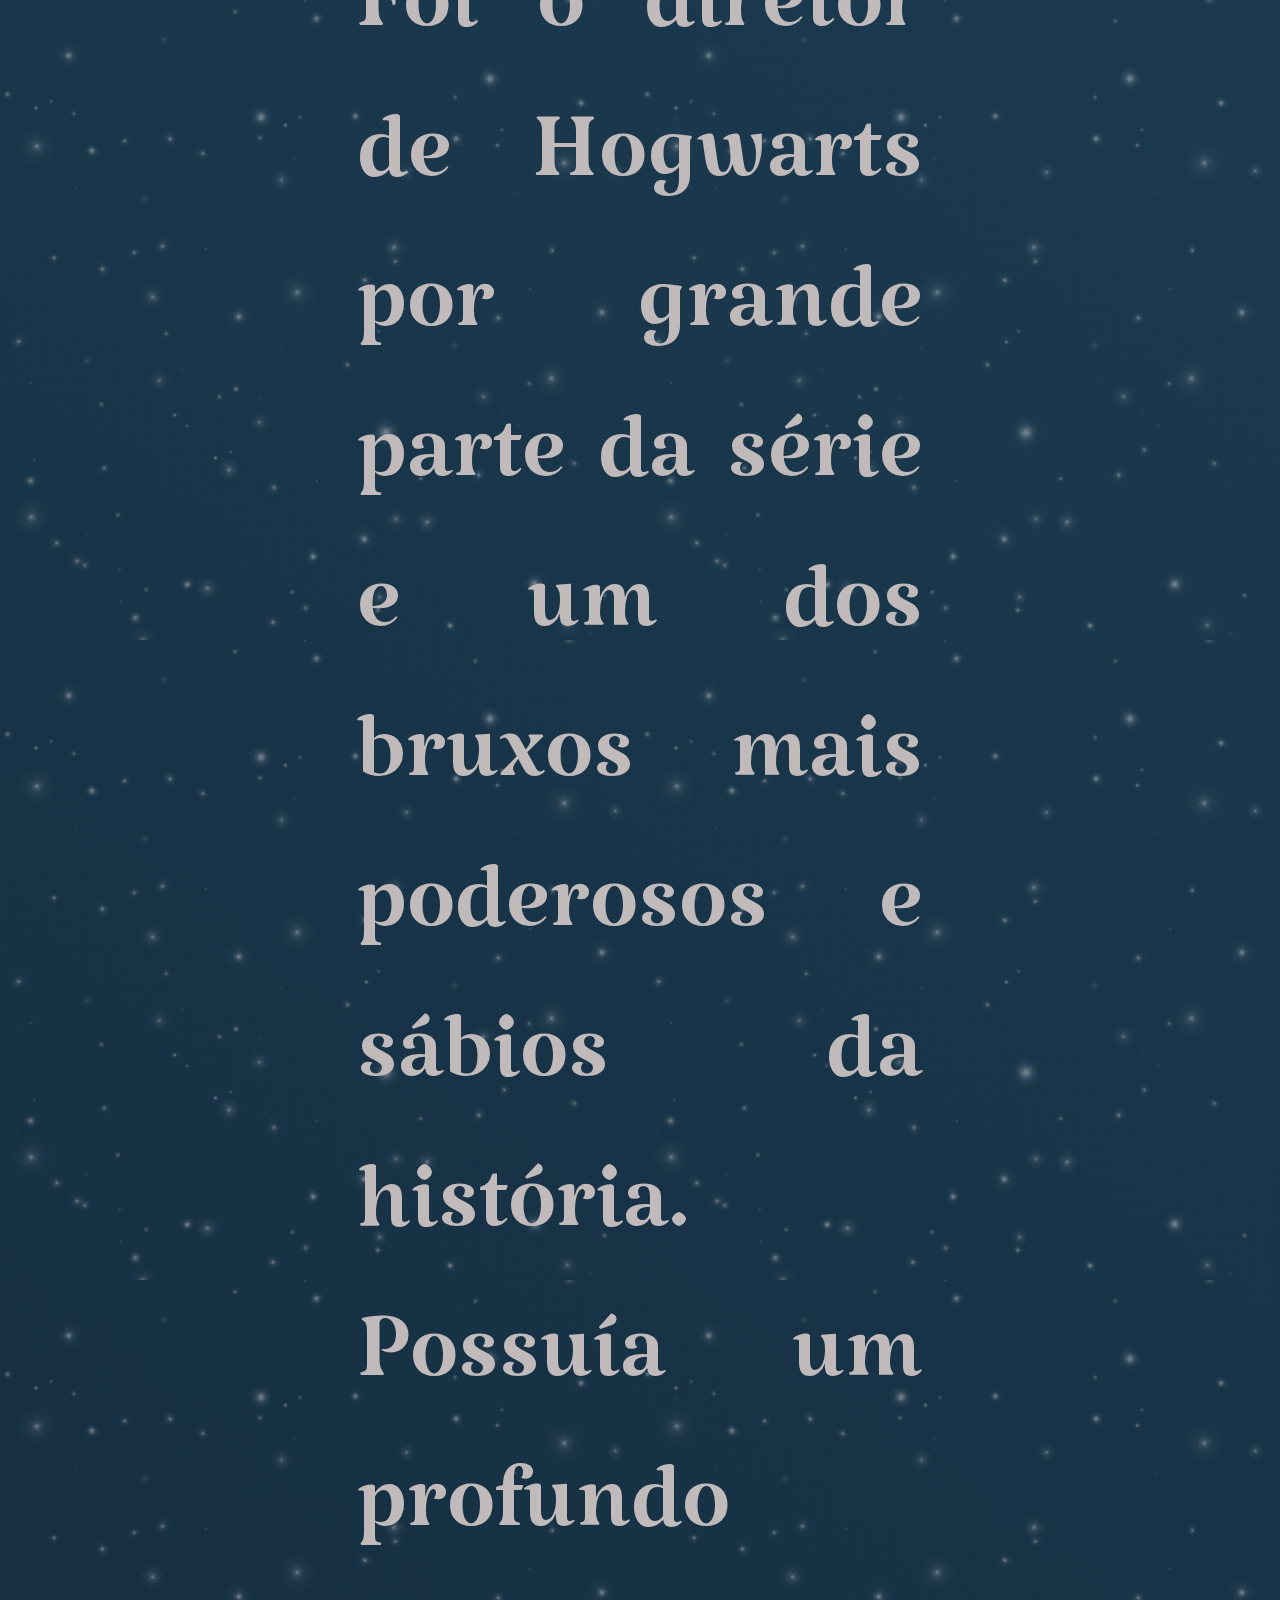
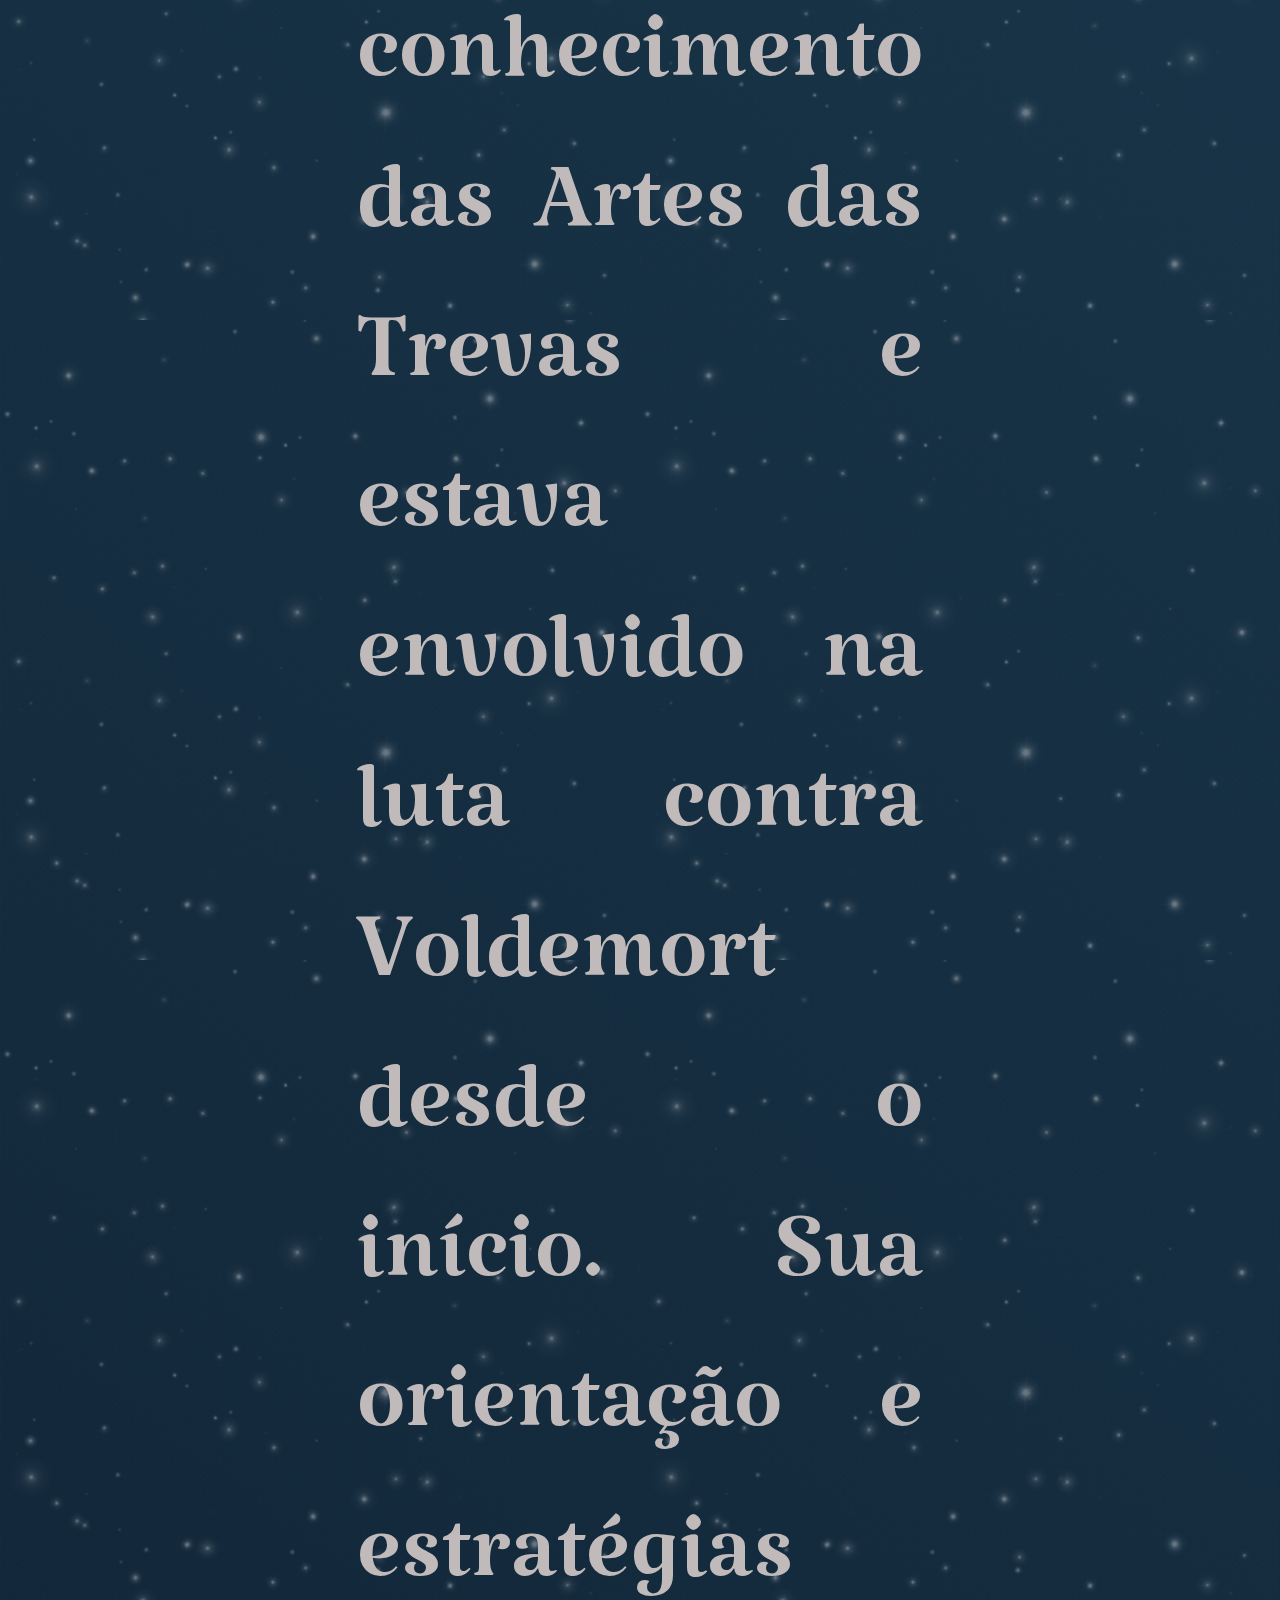
<file: Corvinal.html>
<!DOCTYPE html>
<html lang="PT-BR">
<head>
    <meta charset="UTF-8">
    <meta name="viewport" content="width=device-width, initial-scale=1.0">
    <link rel="stylesheet" href="casas.css">

    <title>Casa Corvinal</title>
</head>
<body class="Corvinal">
    
<nav class="container-img">
        <a  href="#index.html"><img class="img-casas"  src="imagens/Foto-Corvinal.png.png" alt="imagem da casa Corvinal"></a>
</nav>
    
    <br><br><br>

    <h1>Corvinal</h1>

    <div>
        <p>A Corvinal, uma das quatro casas de Hogwarts, é representada por uma águia, símbolo de sabedoria e inteligência. Suas cores são azul e prata, ligadas ao elemento ar. O azul reflete as penas da águia, enquanto o prata representa sua majestade e visão aguçada. Esses aspectos destacam a busca pelo conhecimento e a criatividade dos membros da Corvinal.
        </p>

            <p>A Corvinal valoriza a inteligência, a sabedoria e a criatividade. Seus membros são curiosos, analíticos e buscam constantemente o conhecimento e a compreensão. A casa incentiva o pensamento crítico e a originalidade, promovendo um ambiente onde a busca pelo aprendizado e a inovação são altamente apreciadas.
            </p>
    </div>

    <br><br><br>

    <h1>Personagens mais conhecidos</h1>

    <div class="content">
        <div class="slides">
            <input type="radio" name="slide" id="slide1" checked>
            <input type="radio" name="slide" id="slide2">
            <input type="radio" name="slide" id="slide3">

            <div class="slide s1">
                <a><img class="conteudo-img-slide" src="imagens/Dumbledore.jpeg" alt="imagem do Harry potter"></a>

            </div>
            <div class="slide">
                <a><img class="conteudo-img-slide" src="imagens/Luna.jpeg" alt="imagem da Hermione"></a>
                
            </div>
            <div class="slide">
                <a><img class="conteudo-img-slide" src="imagens/Gilderoy.jpeg" alt="imagem do Rony"></a>
                
            </div>

            <div class="navigation"> 
                <label class="bar-4" for="slide1"></label>
                <label class="bar-4" for="slide2"></label>
                <label class="bar-4" for="slide3"></label>
               
            </div>
 
        
        </div>

    </div>

    <p>Albus Dumbledore: 

        Foi o diretor de Hogwarts por grande parte da série e um dos bruxos mais poderosos e sábios da história.
        Possuía um profundo conhecimento das Artes das Trevas e estava envolvido na luta contra Voldemort desde o início.
        Sua orientação e estratégias foram cruciais para o sucesso de Harry Potter na batalha final.

    </p>

        <p>Gilderoy Lockhart:
            
            Foi o Professor de Defesa Contra as Artes das Trevas e autor de vários livros sobre suas supostas aventuras.
            Sua fama foi baseada em enganos e memórias encantadas, e ele acabou sendo desmascarado como um fraudador.
            Suas falhas e extravagâncias fornecem um alívio cômico na série.
        </p>

            <p>Luna Lovegood:
                
                É conhecida por sua visão única e crença em criaturas mágicas e teorias não convencionais.
                Foi uma membro importante da Armada de Dumbledore e ajudou Harry e seus amigos em várias ocasiões.
                Sua personalidade excêntrica e otimista traz uma perspectiva interessante para o grupo de protagonistas.
            </p>

        <h1>Patrono dos Personagens</h1>

        <div class="content">
            <div class="slides">
                <input type="radio" name="slide" id="slide1-1" checked>
                <input type="radio" name="slide" id="slide2-2">
                <input type="radio" name="slide" id="slide3-3">
    
                <div class="slide s1">
                    <a><img class="conteudo-img-slide" src="imagens/Patrono-Fenix.jpg" alt="imagem do Harry potter"></a>
    
                </div>
                <div class="slide">
                    <a><img class="conteudo-img-slide" src="imagens/nao-explicito.jpeg" alt="imagem da Hermione"></a>
                    
                </div>
                <div class="slide">
                    <a><img class="conteudo-img-slide" src="imagens/nao-explicito.jpeg" alt="imagem do Rony"></a>
                    
                </div>
    
                <div class="navigation"> 
                    <label class="bar-4" for="slide1-1"></label>
                    <label class="bar-4" for="slide2-2"></label>
                    <label class="bar-4" for="slide3-3"></label>
                   
                </div>
     
            
            </div>
    
        </div>



    <div>
        <p>Albus Dumbledore: Fênix, o patrono de Dumbledore reflete a sua capacidade de renascer das cinzas e a sua profunda sabedoria, além de estar relacionado à sua própria Fênix de estimação, Fawkes.
        </p>

            <p>Gilderoy Lockhart: Não é explicitamente mencionado, Lockhart é mais conhecido por suas fraudes e exageros, e seu patrono não é mencionado, possivelmente refletindo sua natureza egocêntrica e superficial.
            </p>

                <p>Luna Lovegood: Não é explicitamente mencionado, embora o patrono de Luna não seja conhecido, sua visão única e seu espírito livre podem sugerir um patrono que simbolize a criatividade e a originalidade.
                </p>
    </div>

</body>
</html>
</file>
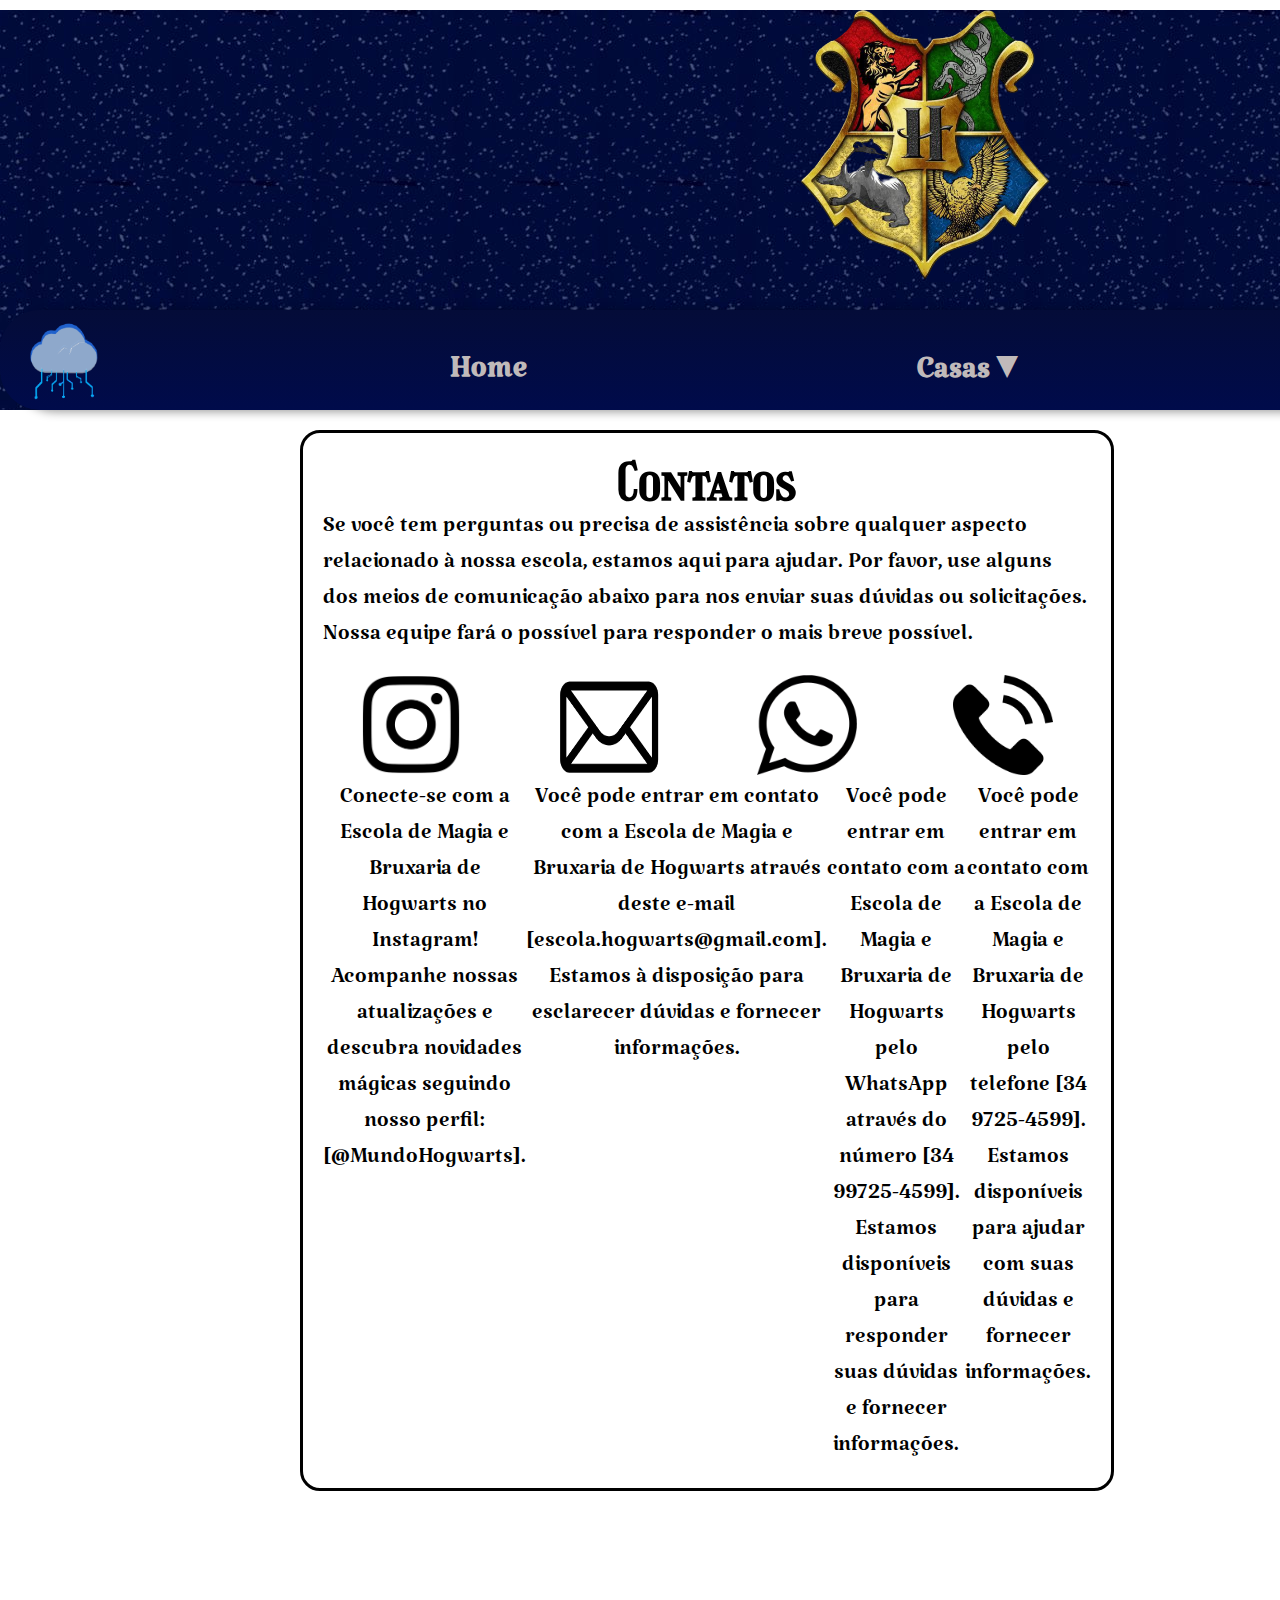
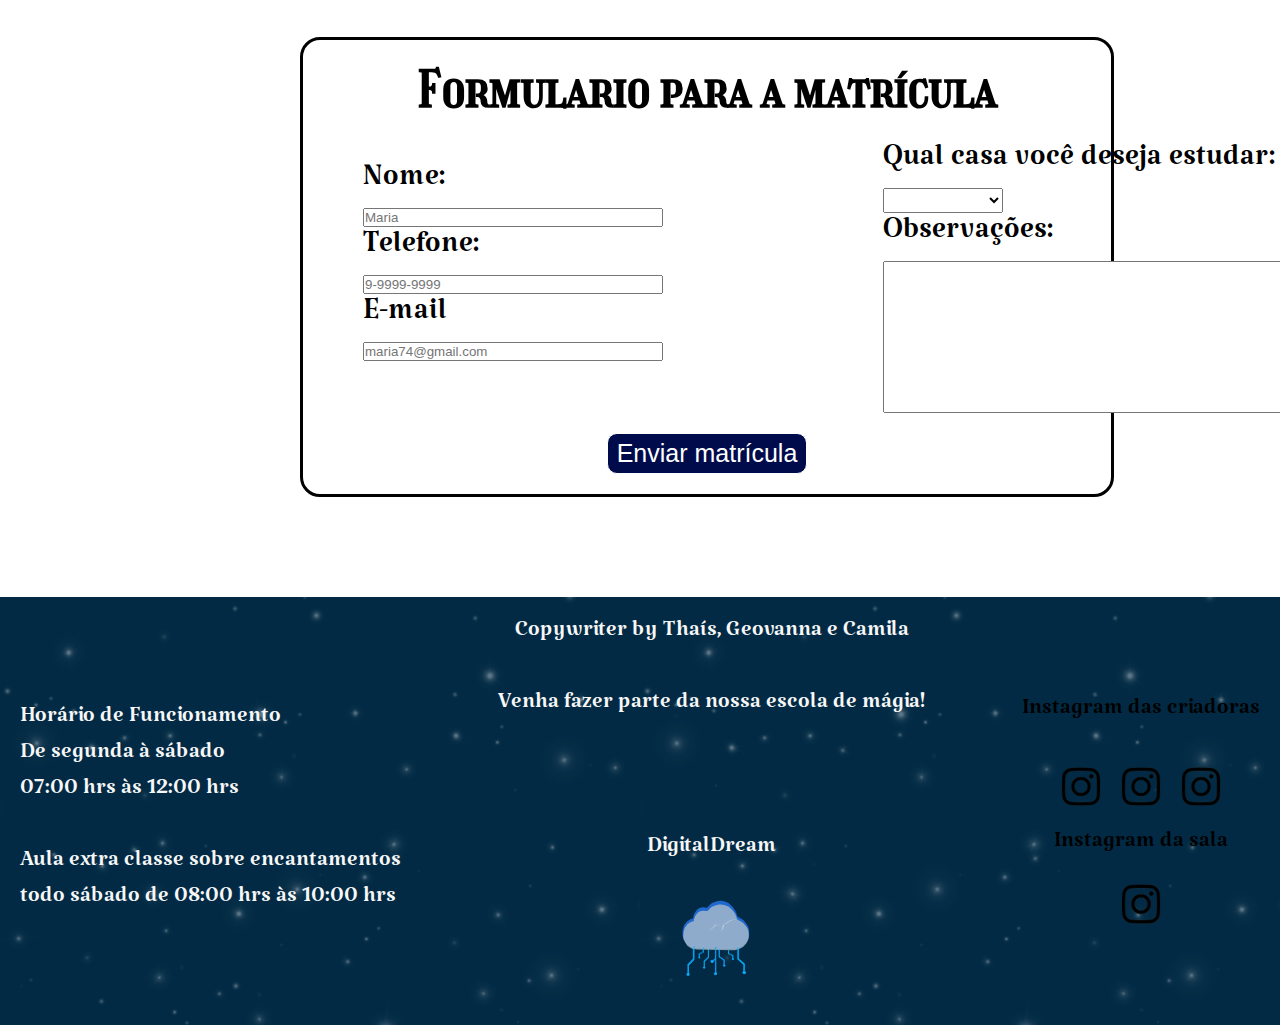
<file: formulario.html>
<!DOCTYPE html>
<html lang="PT-BR">
<head>
    <meta charset="UTF-8">
    <meta name="viewport" content="width=device-width, initial-scale=1.0">
    <title>Document</title>
    <link rel="stylesheet" href="styleformulario.css">
</head>
<body>

    <div id="body-cima"> 
        <header>
    
            <a href="index.html"><img class="imagemLogo"src="imagens/logo.png" alt="logo"> </a>
            <nav role="navigation" class="primary-navigation">
                <div class="cab">
                
                    <img class="logocab" src="imagens/bitmap.png" alt="">
    
    
                <ul class="abas">    
                    <li><a class="aba" href="index.html">Home</a></li>
                    <li><a class="aba" href="#"> Casas  &dtrif;</a>
                        <ul class="dropdown">
                            <li><a href="Grifinoria.html"> Grifinoria</a></li>
                            <li><a href="Lufa-Lufa.html">Lufa-Lufa</a></li>
                            <li><a href="Sonserina.html"> Sonserina</a></li>
                            <li><a href="Corvinal.html">Corvinal</a></li>
                        </ul> 
                    </li>
                    <li><a class="aba" href="#"> Informações &dtrif;</a>
                        <ul class="dropdown">
                            <li><a href="contrato.html">Contrato</a></li>
                            <li><a href="formulario.html">Contatos</a></li>
                        </ul> 
                </ul>    
                    <img class="lupa" class="pesquisa" src="imagens/lupa (1).png" alt="">
                
                </div>
              </nav>
    
            
        </header>
    
    </div> 

    <div class="conteudogeral"> 
    
        <h1>Contatos</h1>
    
        <p> Se você tem perguntas ou precisa de assistência sobre qualquer aspecto relacionado à nossa escola, estamos aqui para ajudar. Por favor, use alguns dos meios de comunicação abaixo para nos enviar suas dúvidas ou solicitações. Nossa equipe fará o possível para responder o mais breve possível. </p>

        <br>
    
            <div class="arrumacaogeral">
                <div class="arrumarImagem">
        
        <a href="https://www.instagram.com/geo__s4nts"><img class="tamanhoImagem"src="imagens/instagram.png" alt="logo do instagram"> </a>
    
    
        <a href="mailto:geovannasantosreis15@gmail.com"><img id="email-arrumar"  class="tamanhoImagem"src="imagens/email.png" alt="logo do email"></a>
    
    
        <a href="https://linkwhats.app/622cf2"><img class="tamanhoImagem" src="imagens/whatsapp.png" alt="logo do whatsapp"> </a>
    
        <a href="tel+553499754599"><img class="tamanhoImagem"src="imagens/telefone.png" alt="logo do telefone"> </a>
    
    </div>
    <div class="arrumarTexto">
    
        <p> Conecte-se com a Escola de Magia e Bruxaria de Hogwarts no Instagram!  Acompanhe nossas atualizações e  descubra novidades mágicas seguindo nosso perfil: [@MundoHogwarts].</p>
    
        <p >Você pode entrar em contato com a Escola de Magia e Bruxaria de Hogwarts através deste e-mail [escola.hogwarts@gmail.com]. Estamos à disposição para esclarecer dúvidas e fornecer informações.</p>
    
     <p>Você pode entrar em contato com a Escola de Magia e Bruxaria de Hogwarts pelo WhatsApp através do número [34 99725-4599]. Estamos disponíveis para responder suas dúvidas e fornecer informações.</p>
    
            <p> Você pode entrar em contato com a Escola de Magia e Bruxaria de Hogwarts pelo telefone [34 9725-4599]. Estamos disponíveis para ajudar com suas dúvidas e fornecer informações.</p>
        </div>
    
        </div>
        </div>
    
<br><br>
    

    <div class="conteudogeral">

        <h1>Formulario para a matrícula </h1>

        <div class="arrumarGeral">
            
    <div class="arrumarFormulario">
       
    <form class="arrumarFormulario" method="" id="" action="">
       
        <label for=""> Nome:</label>
        <input type="text" placeholder="Maria">
        <label for="">Telefone:</label>
        <input type="number" placeholder="9-9999-9999">
        <label for="">E-mail</label>
        <input type="email" placeholder="maria74@gmail.com">
    </div>
    
        <div class="arrumarFormulario-escolha">

        <label for="">Qual casa você deseja estudar:</label>

        <select id="arrumarOpcoes"name="" id="">

            <option value=""></option>
            <option value="">Sonserina</option>
            <option value="">Grifinoria</option>
            <option value="">Lufa-Lufa</option>
            <option value="">Corvinal</option>


        </select>
    
            <label for=""> Observações:</label>
        
            <textarea name="" id="quadro" rows="10" cols="100">   </textarea>
        </div>

        </form>

        
        </div>
    
        <div class="botao">

        <button type="button" class="peronalizaBotao"> Enviar matrícula</button>

    </div>

    </div>

<footer>

    <div class="rodape-geral">
        <div class="rodape-alinhar">
    <p class="text">Horário de Funcionamento  <br>  De segunda à sábado <br> 07:00 hrs às 12:00 hrs <br> <br> Aula extra classe sobre encantamentos <br> todo sábado de 08:00 hrs às 10:00 hrs</p>
</div>

<br> <br>
<div>

    <p class="rodape-alinhar2">  Copywriter by Thaís, Geovanna e Camila <br> <br> Venha fazer parte da nossa escola de mágia! <br> <br> <br> <br> DigitalDream <br> <img class="logoempresa" src="imagens/bitmap.svg" alt="logo da empresa"> </p>
</div>

<br><br>


    <div class="Linksrodape">

        <div>
        <p>Instagram das criadoras</p>
    </div>
        <br> <br>


        
        <div class="arrumarEscrita">
            
          
       <a href="https://www.instagram.com/thaisg.castro"> <img class="imagens-logo" src="imagens/instagram.png" alt="logodoinstagram"></a> 
      

    
       <a href="https://www.instagram.com/geo__s4nts"> <img class="imagens-logo" src="imagens/instagram.png" alt="logodoinstagram"></a>
      
    
    
       <a href="https://www.instagram.com/c_marinss"> <img class= "imagens-logo"src="imagens/instagram.png"alt="logodoinstagram"></a>
      

    </div>

    <br>

    <div class="arrumargeral">

    <p class="arrumar-instagramsala">Instagram da sala</p>


<div class="arrumar-instagrancurso">
    <a href="https://www.instagram.com/iftm_tinf.4"> <img class="imagens-logo" src="imagens/instagram.png" alt = "logo do instagram" ></a>
    
</div>

</div>


   
</footer>

</body>
</html>
</file>
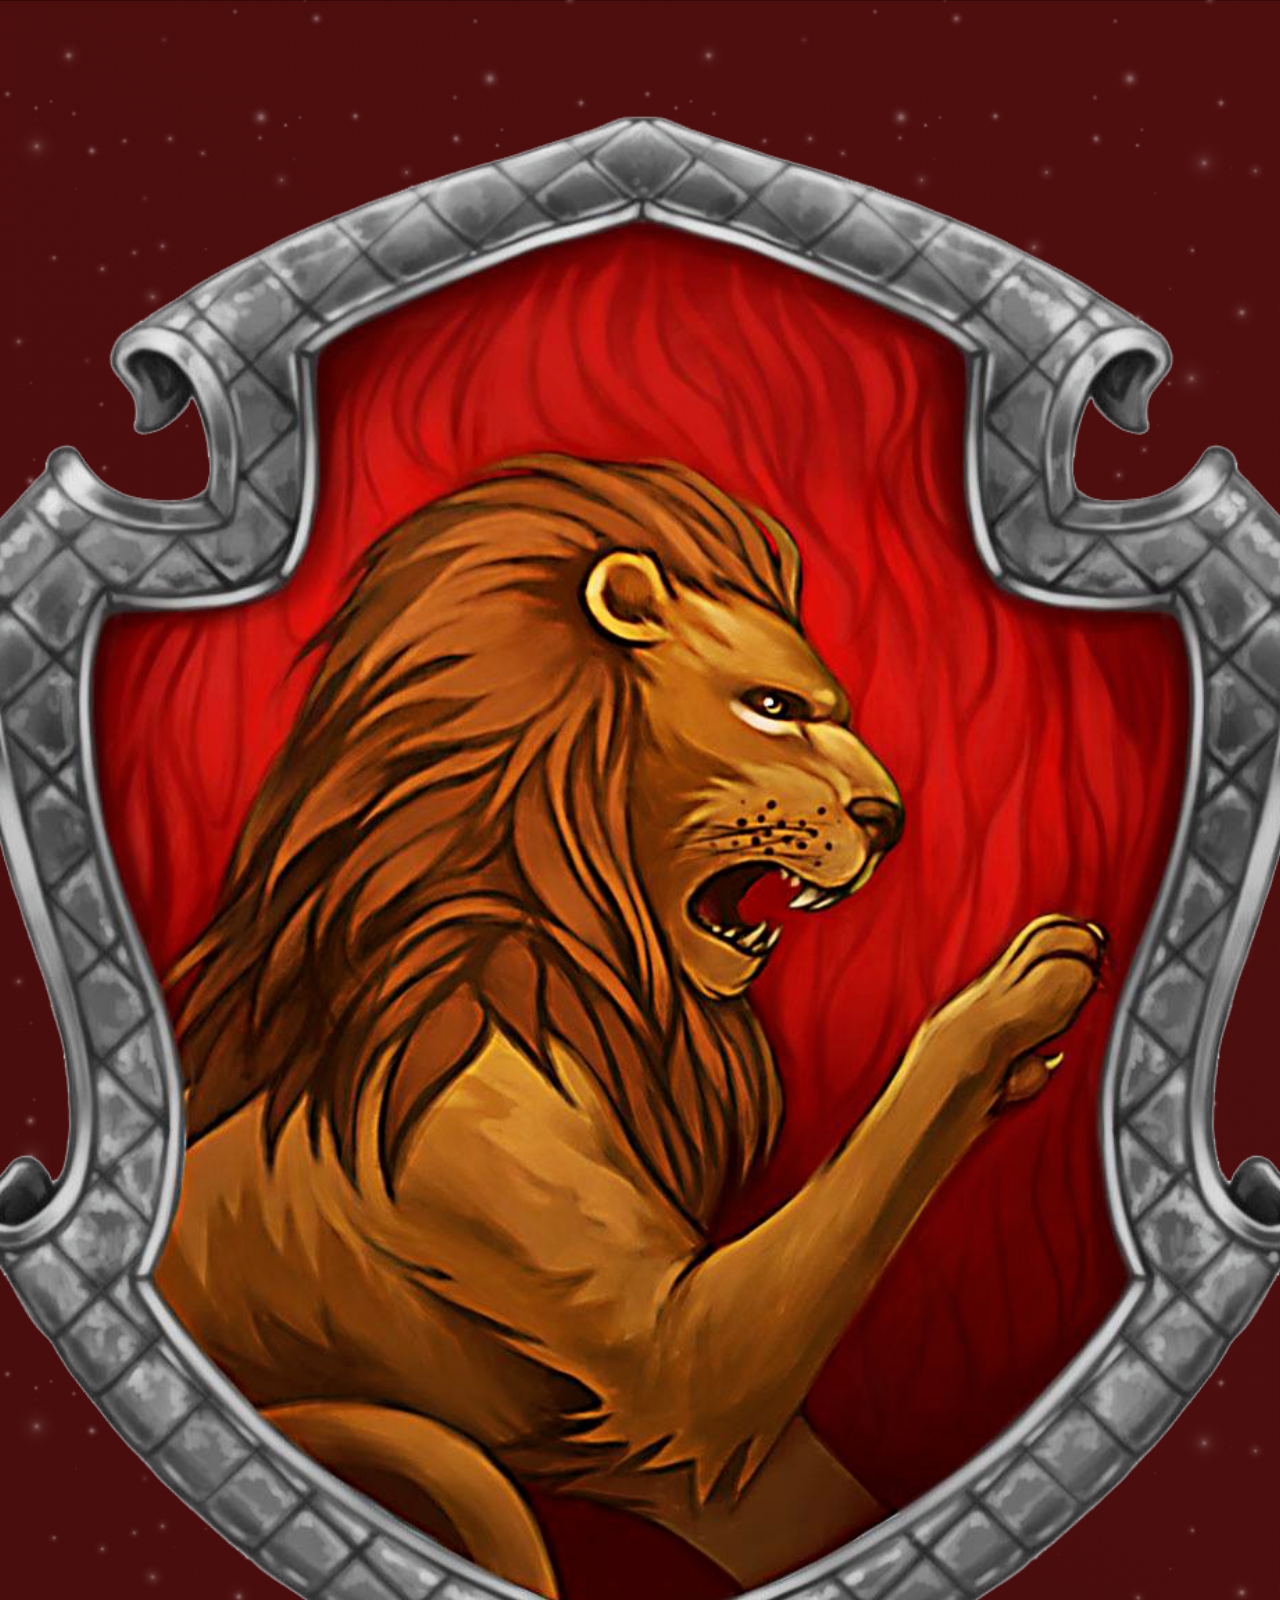
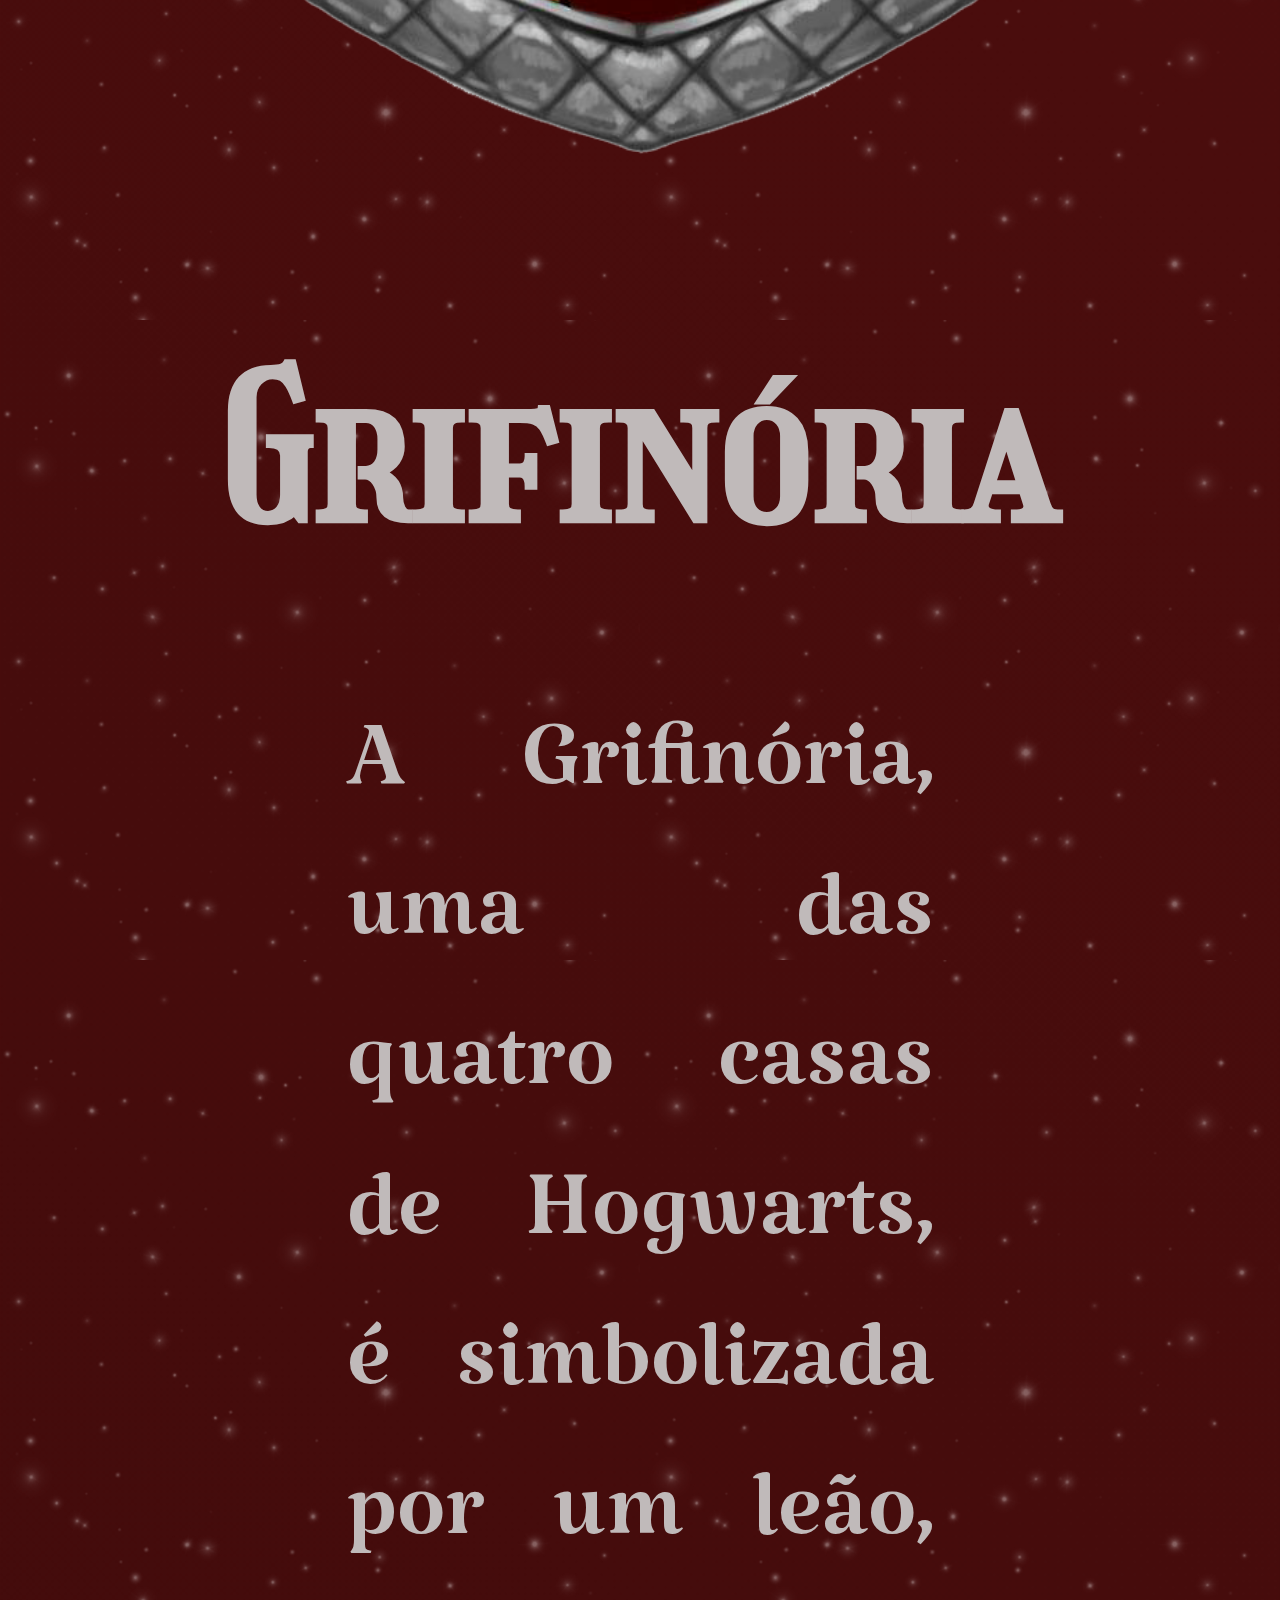
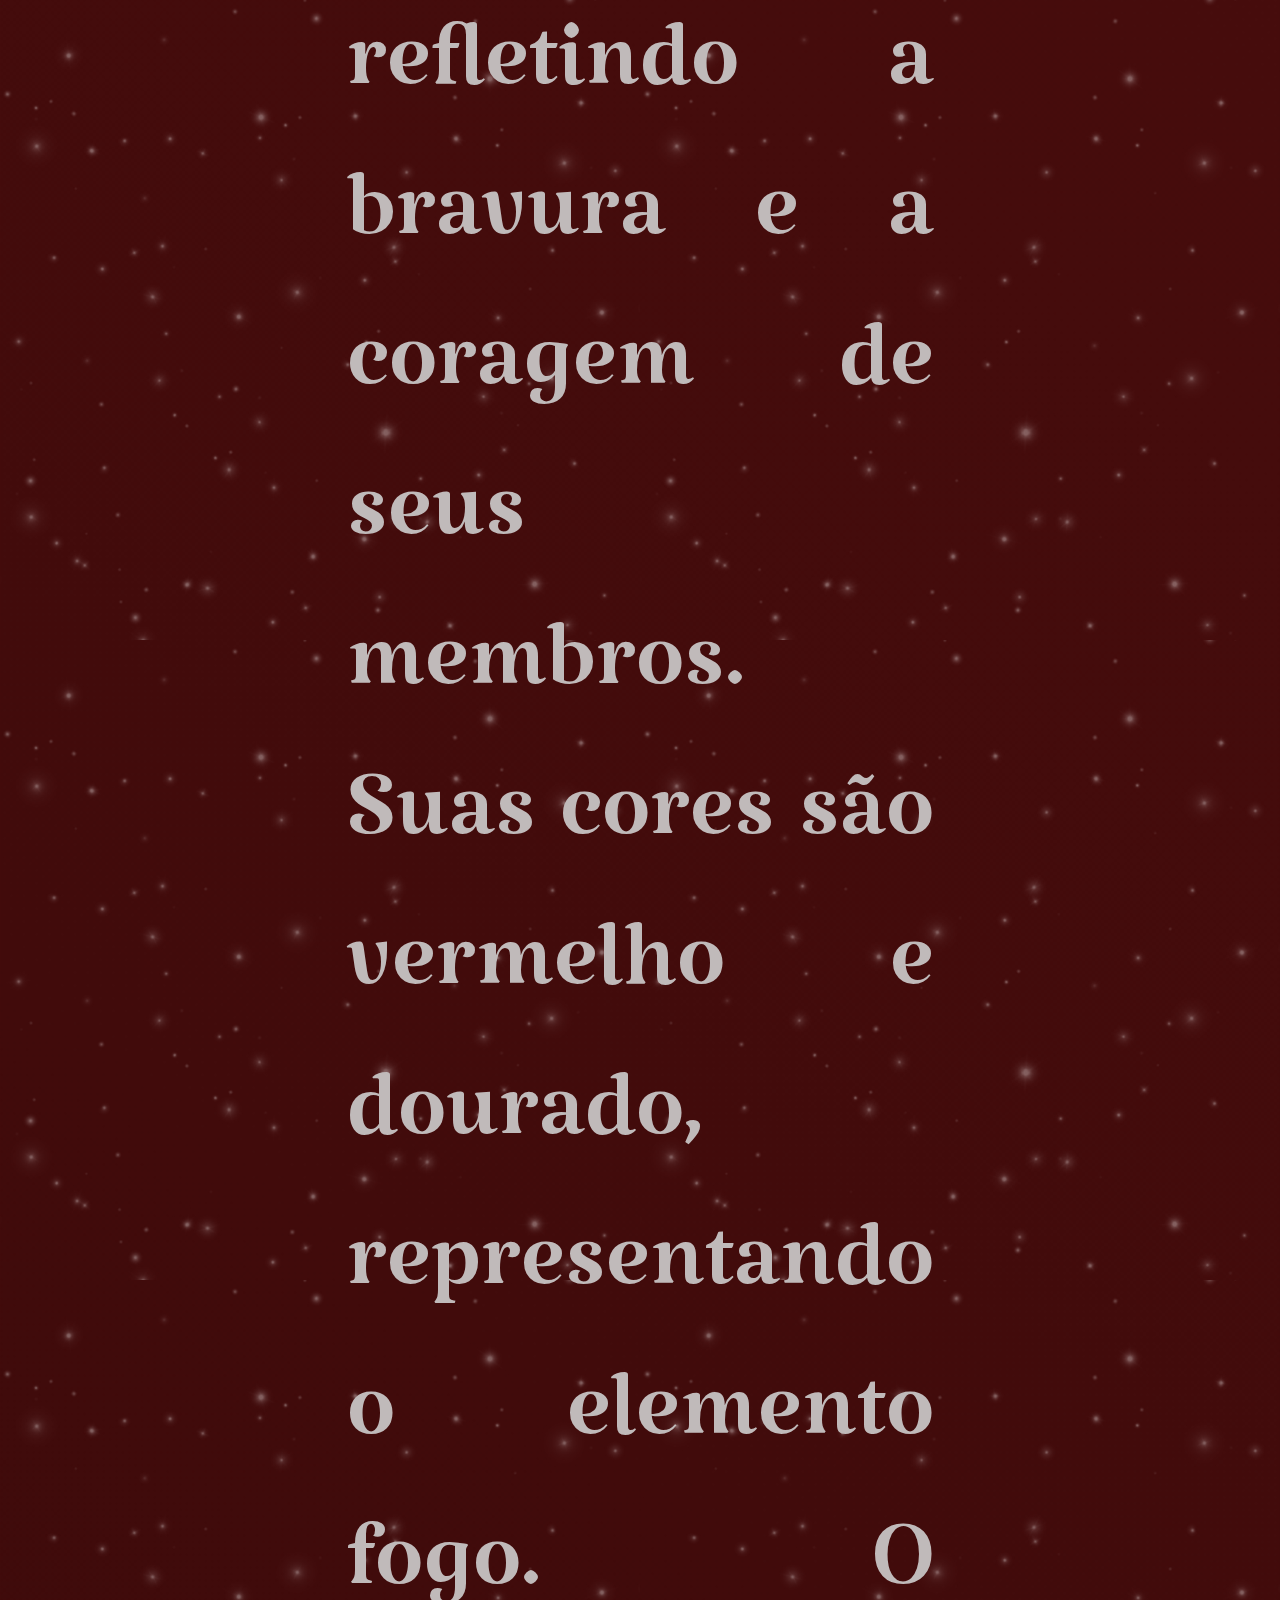
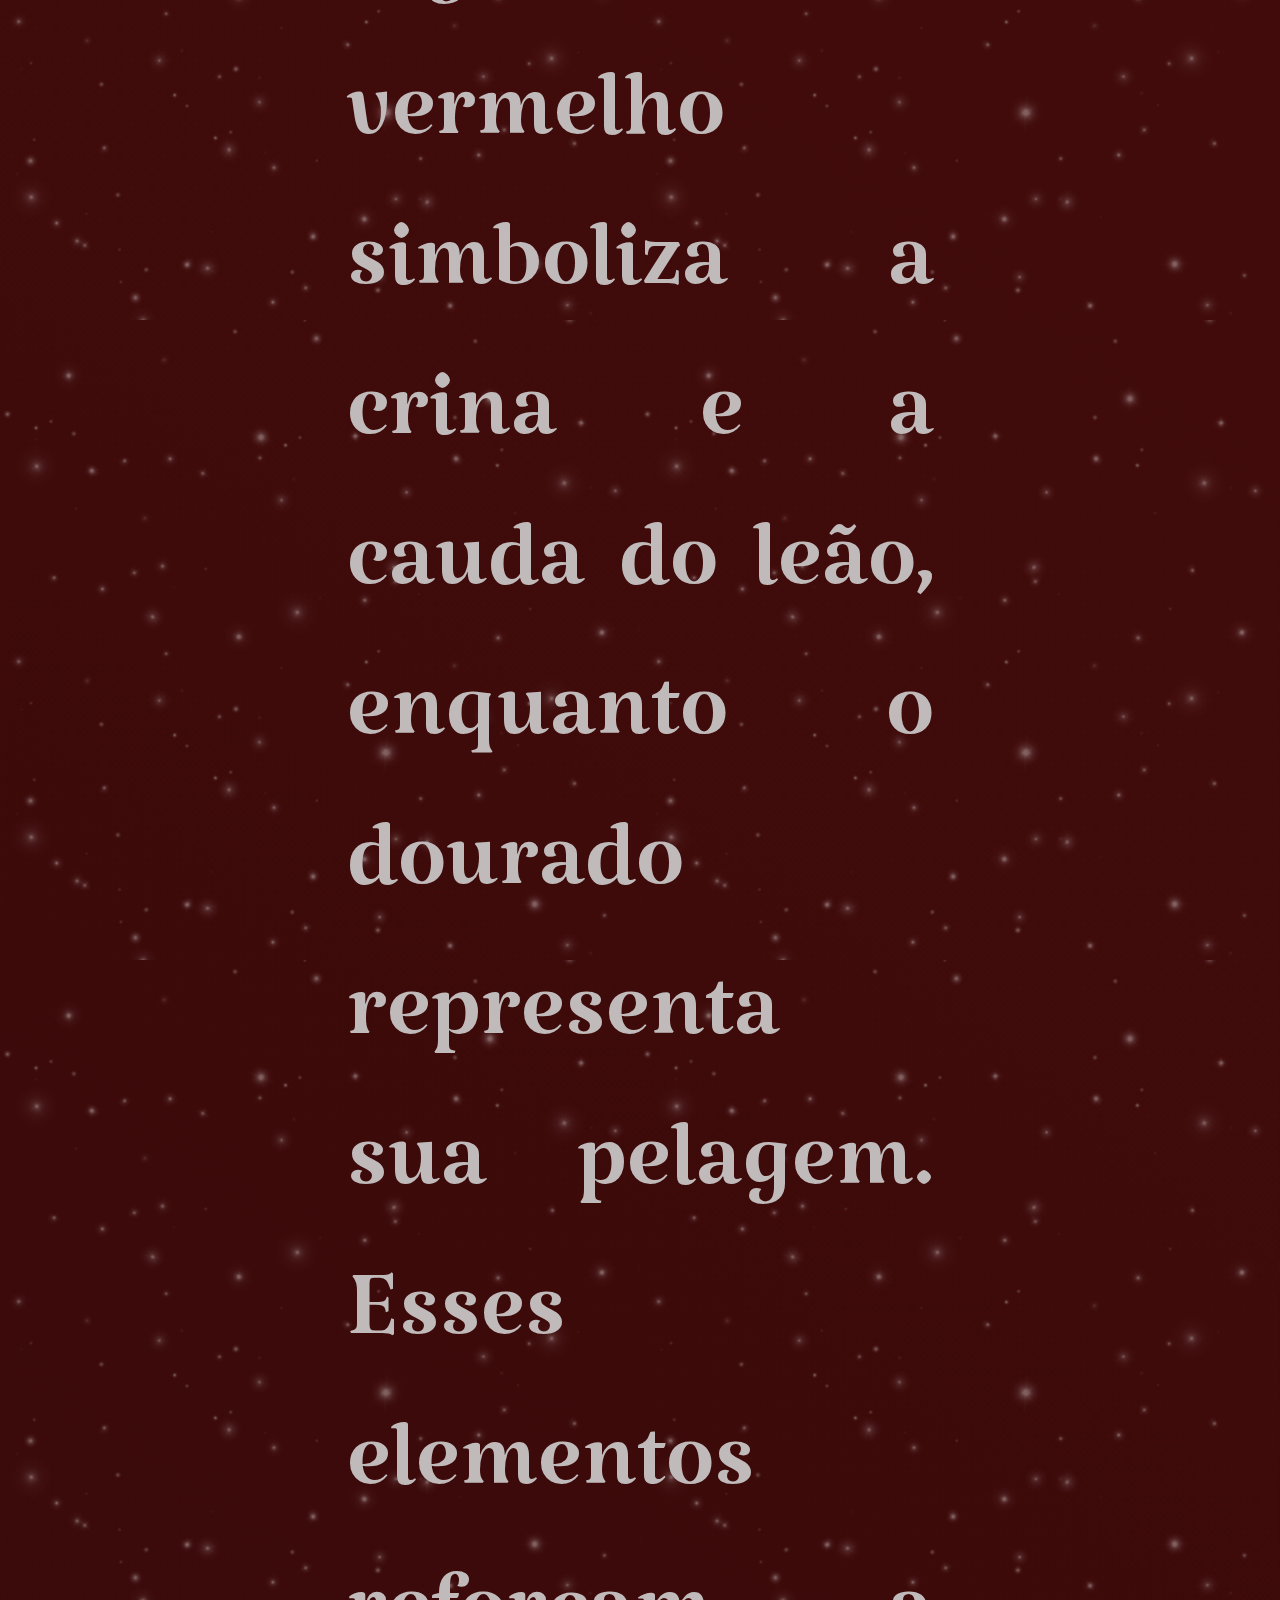
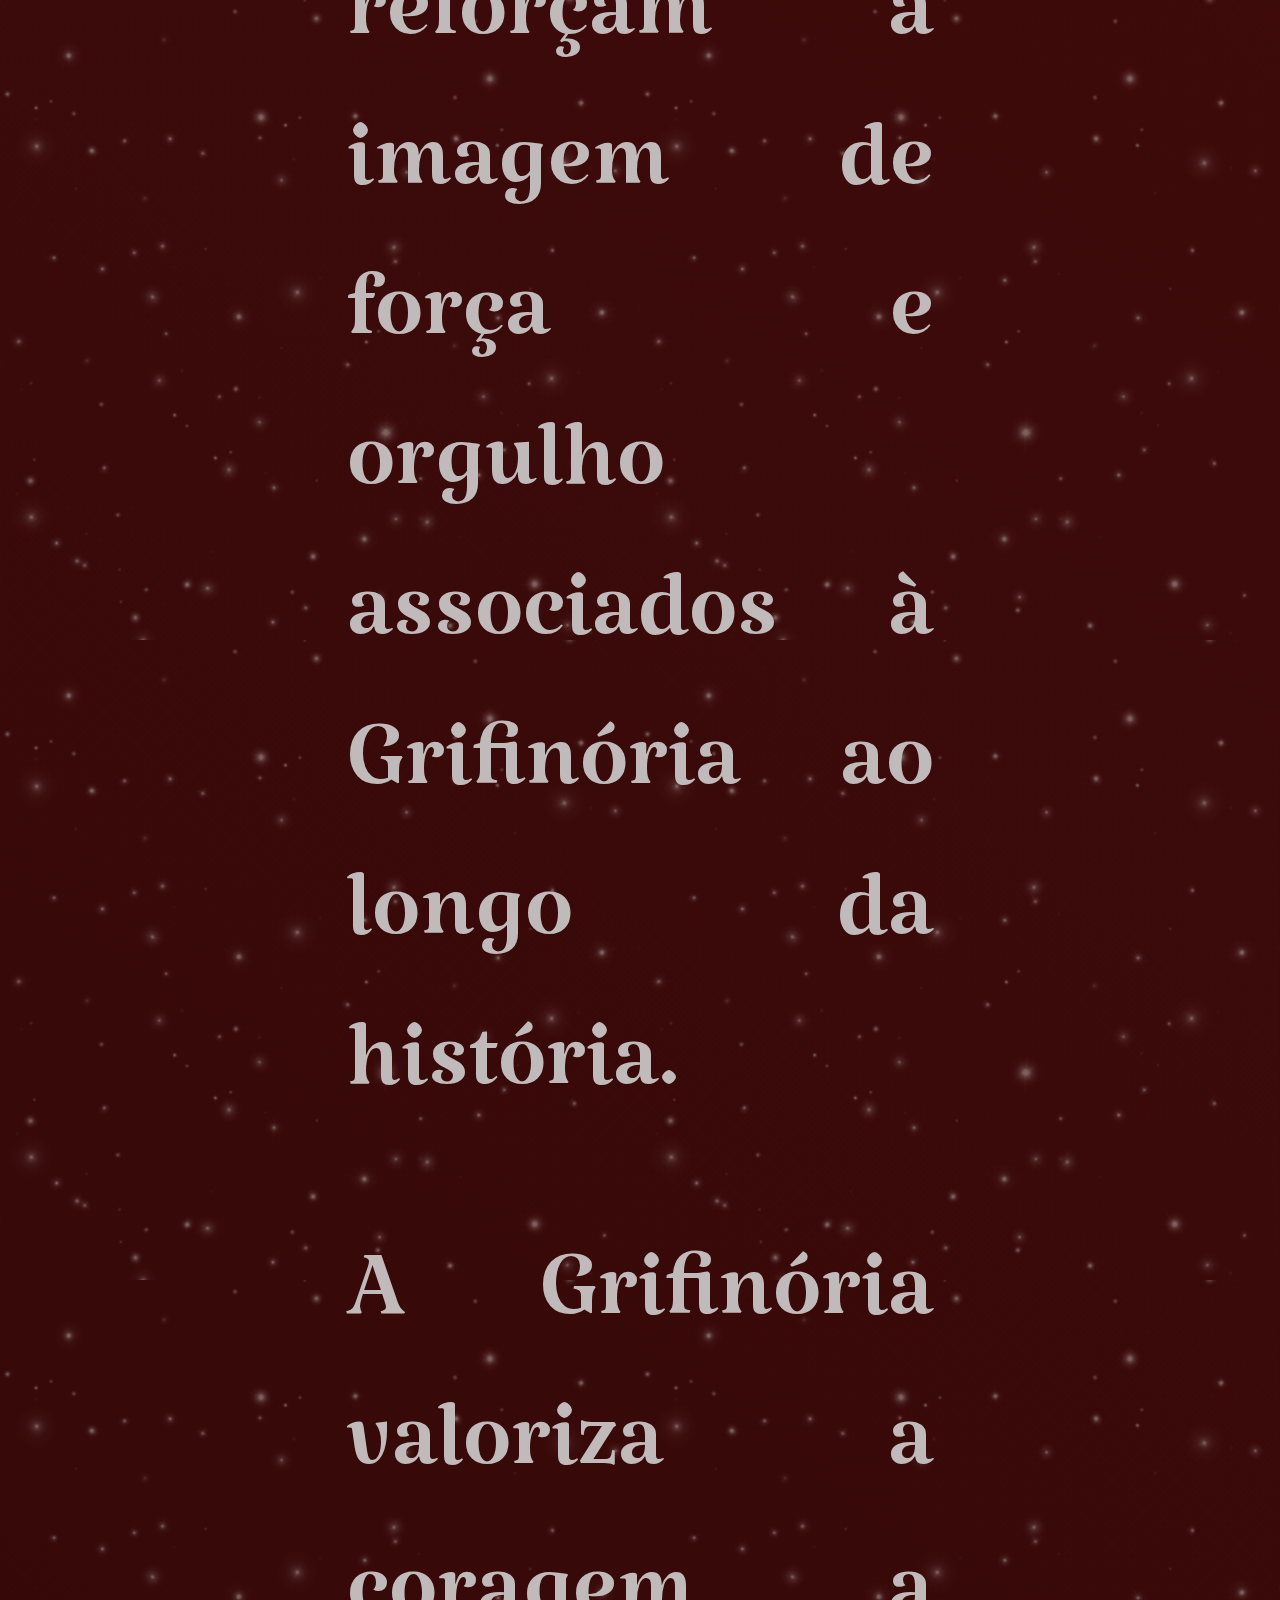
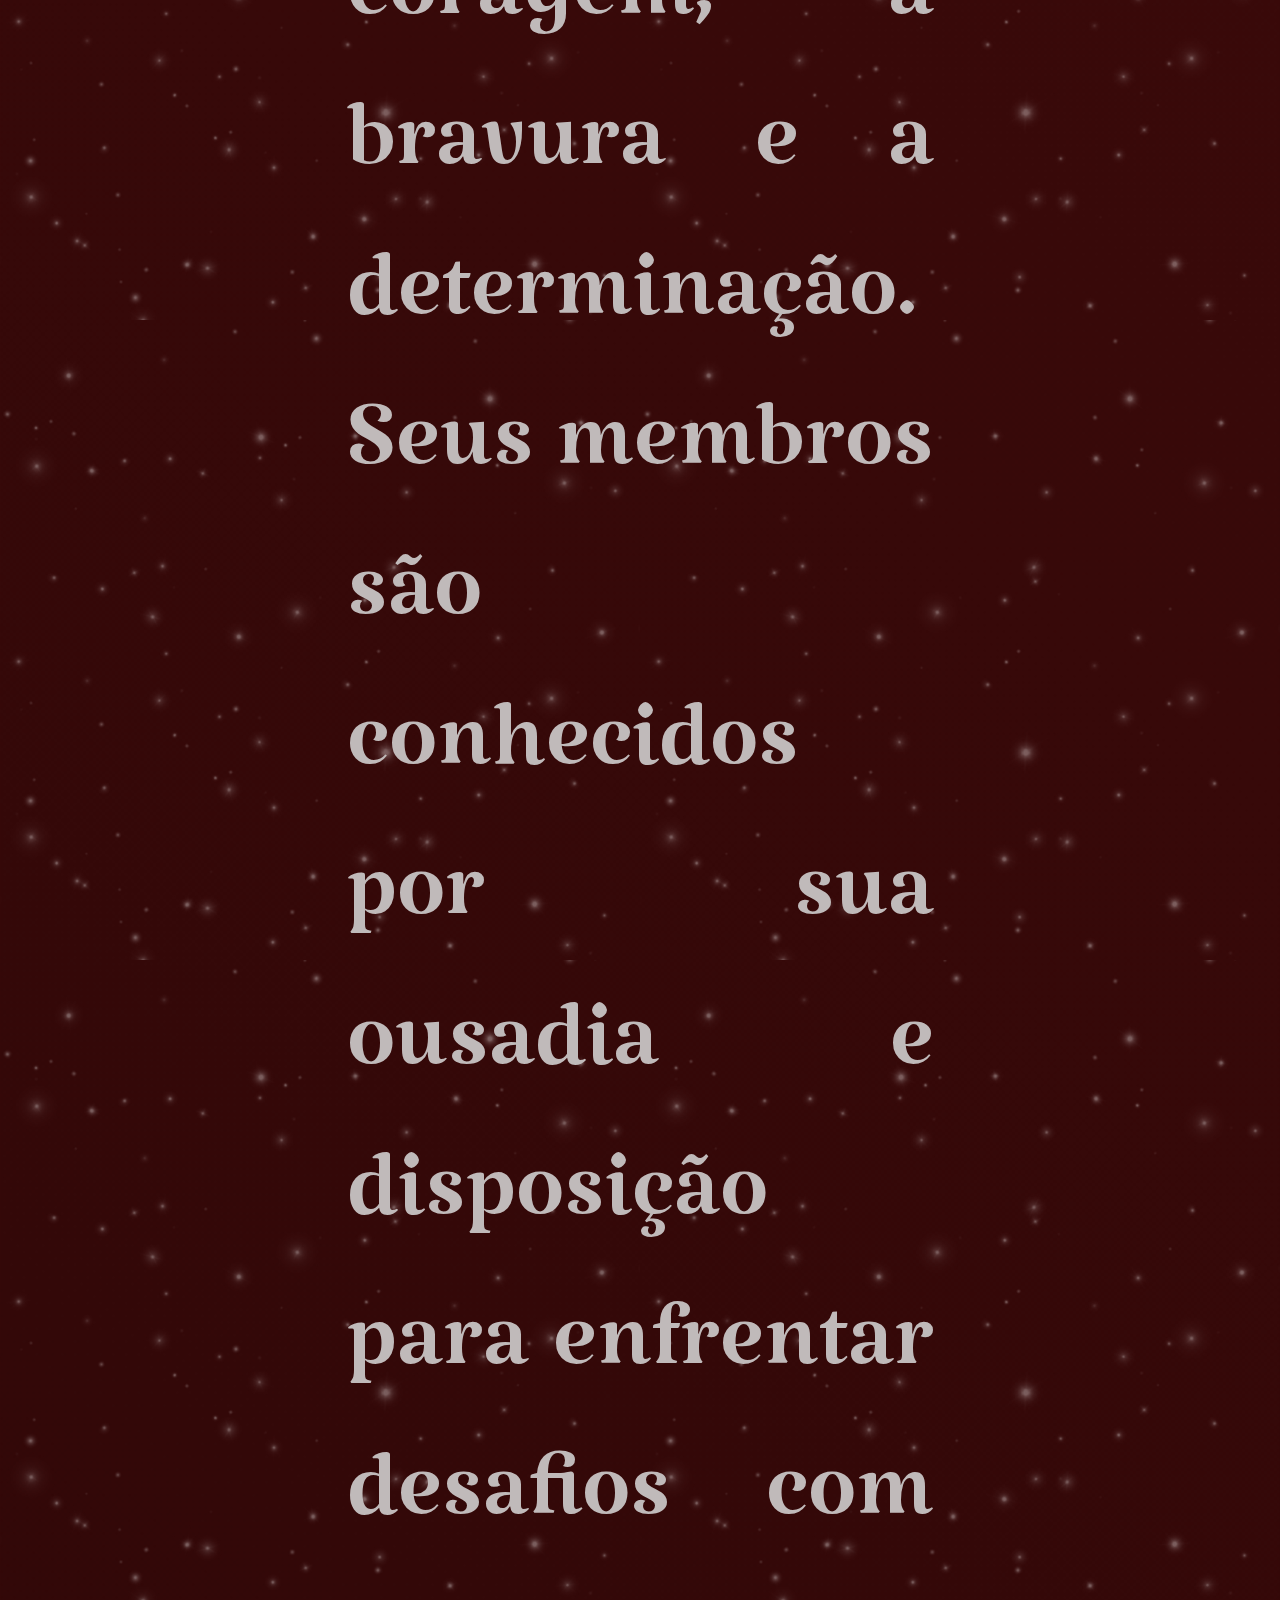
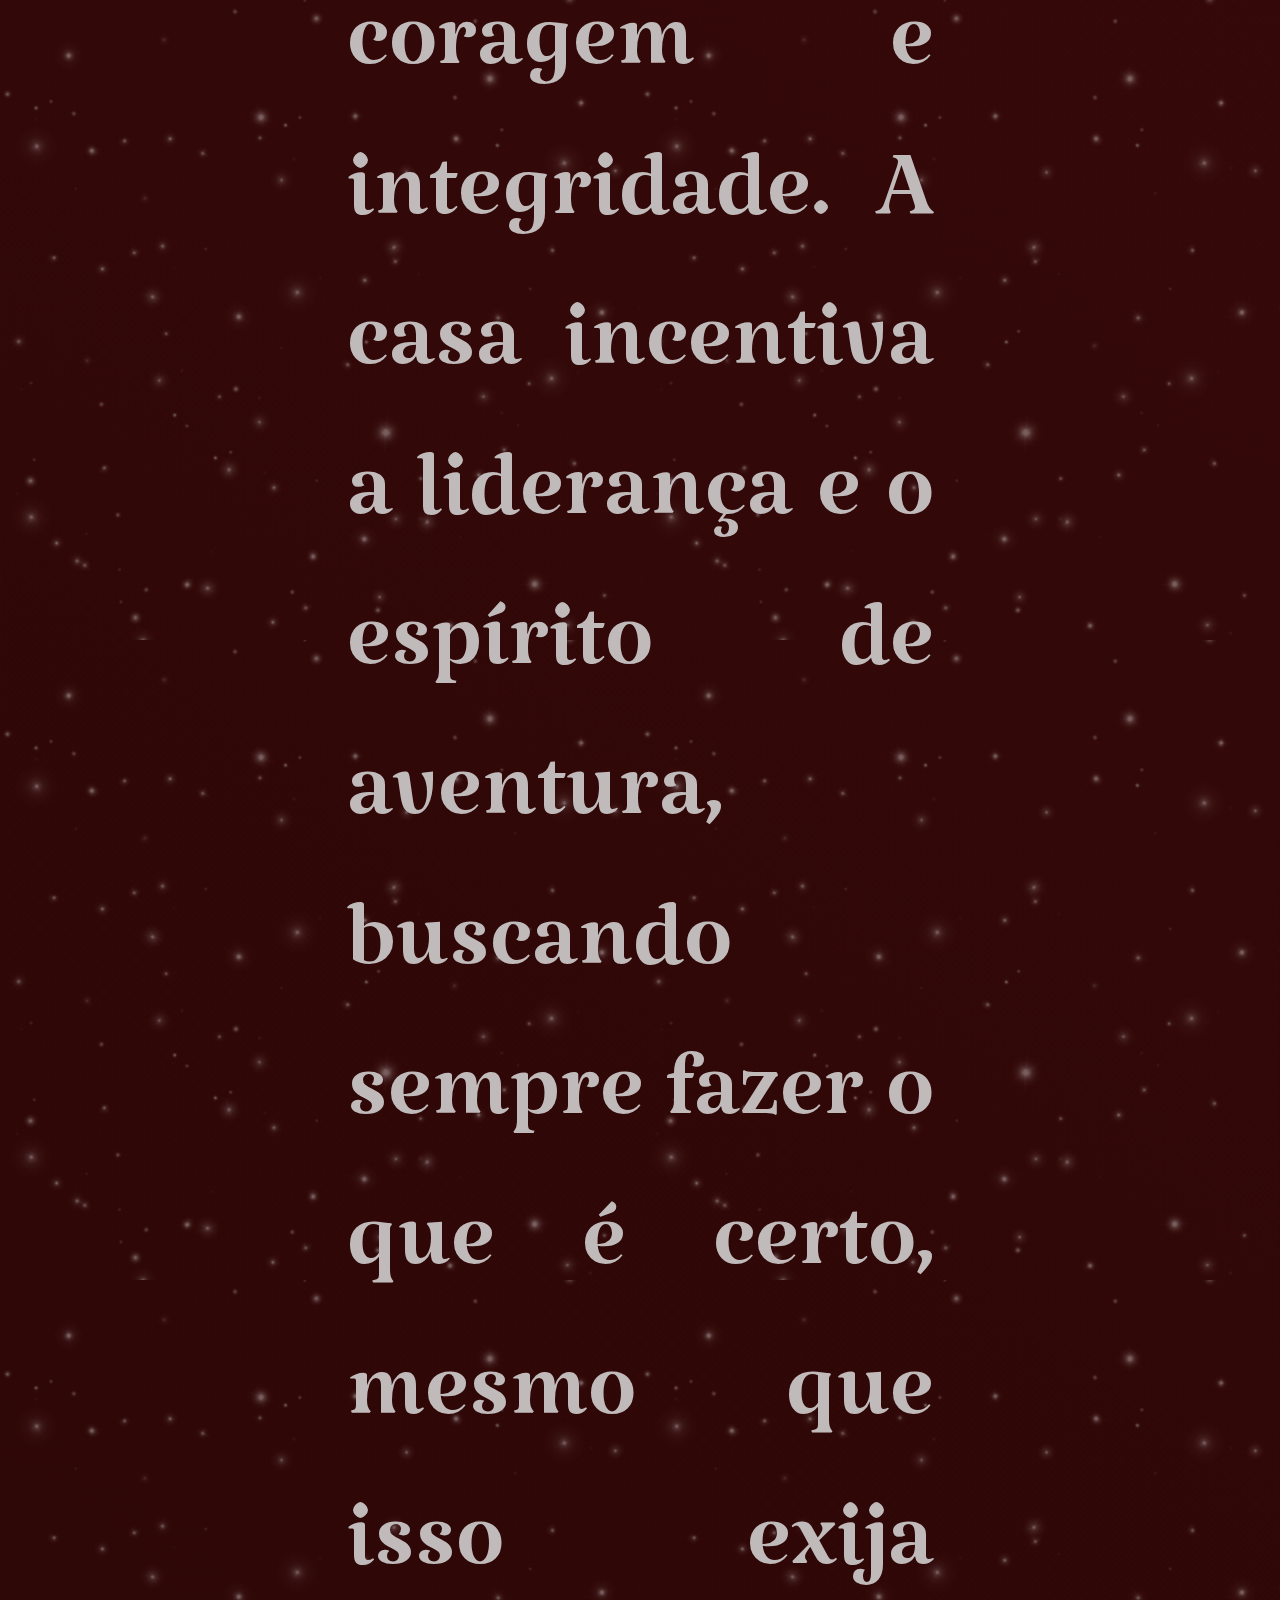
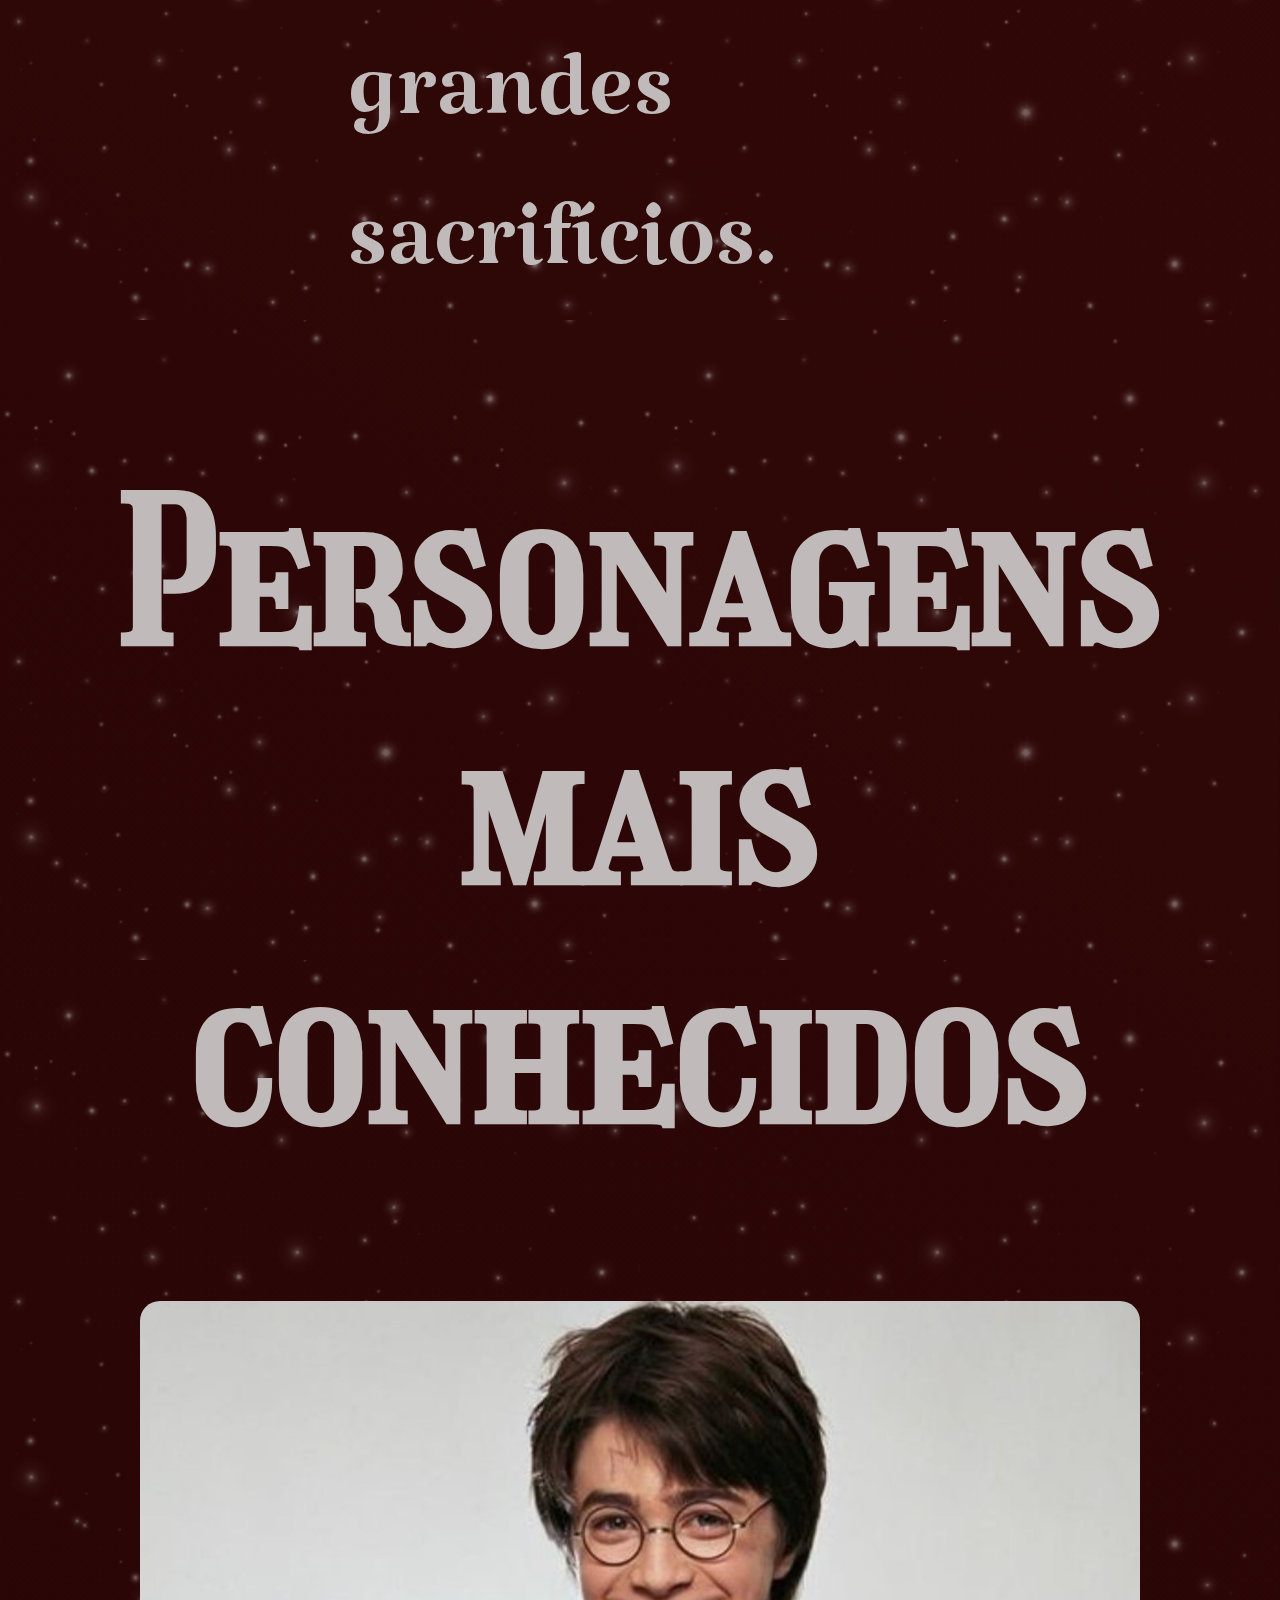
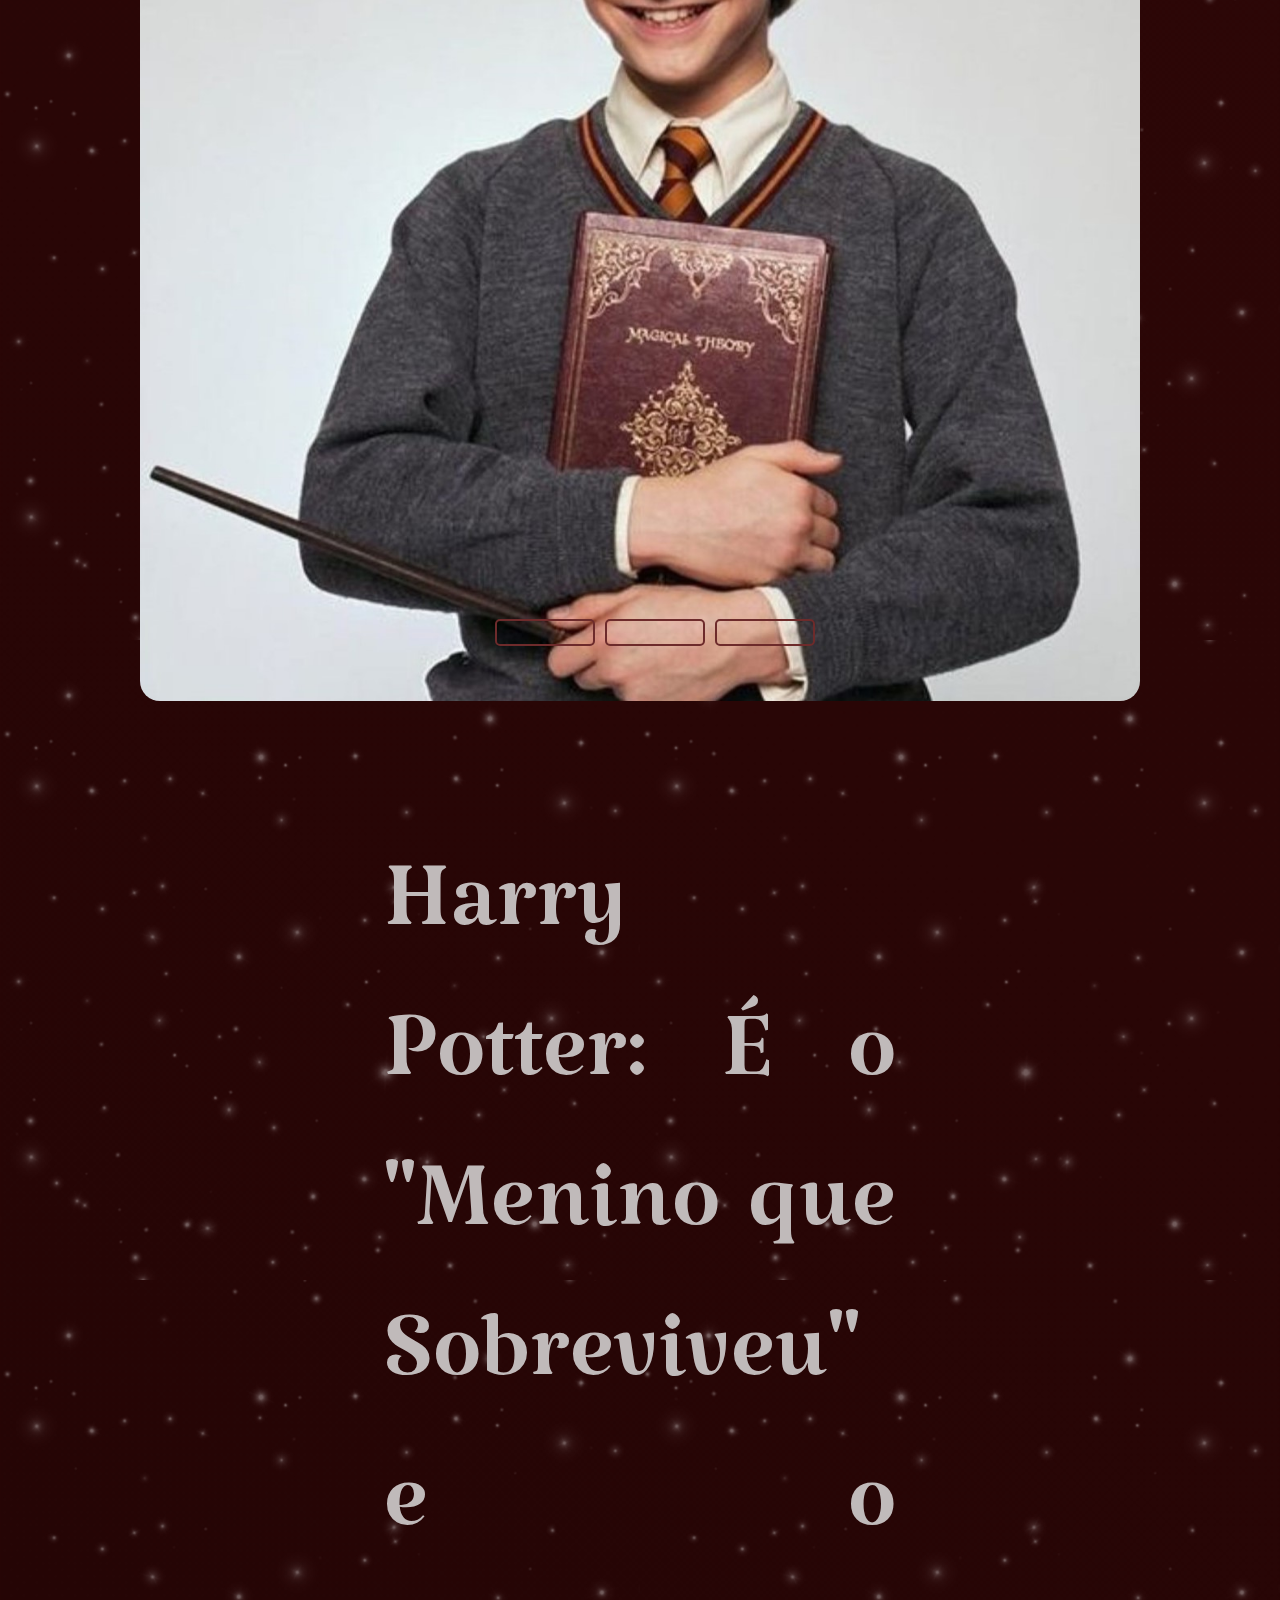
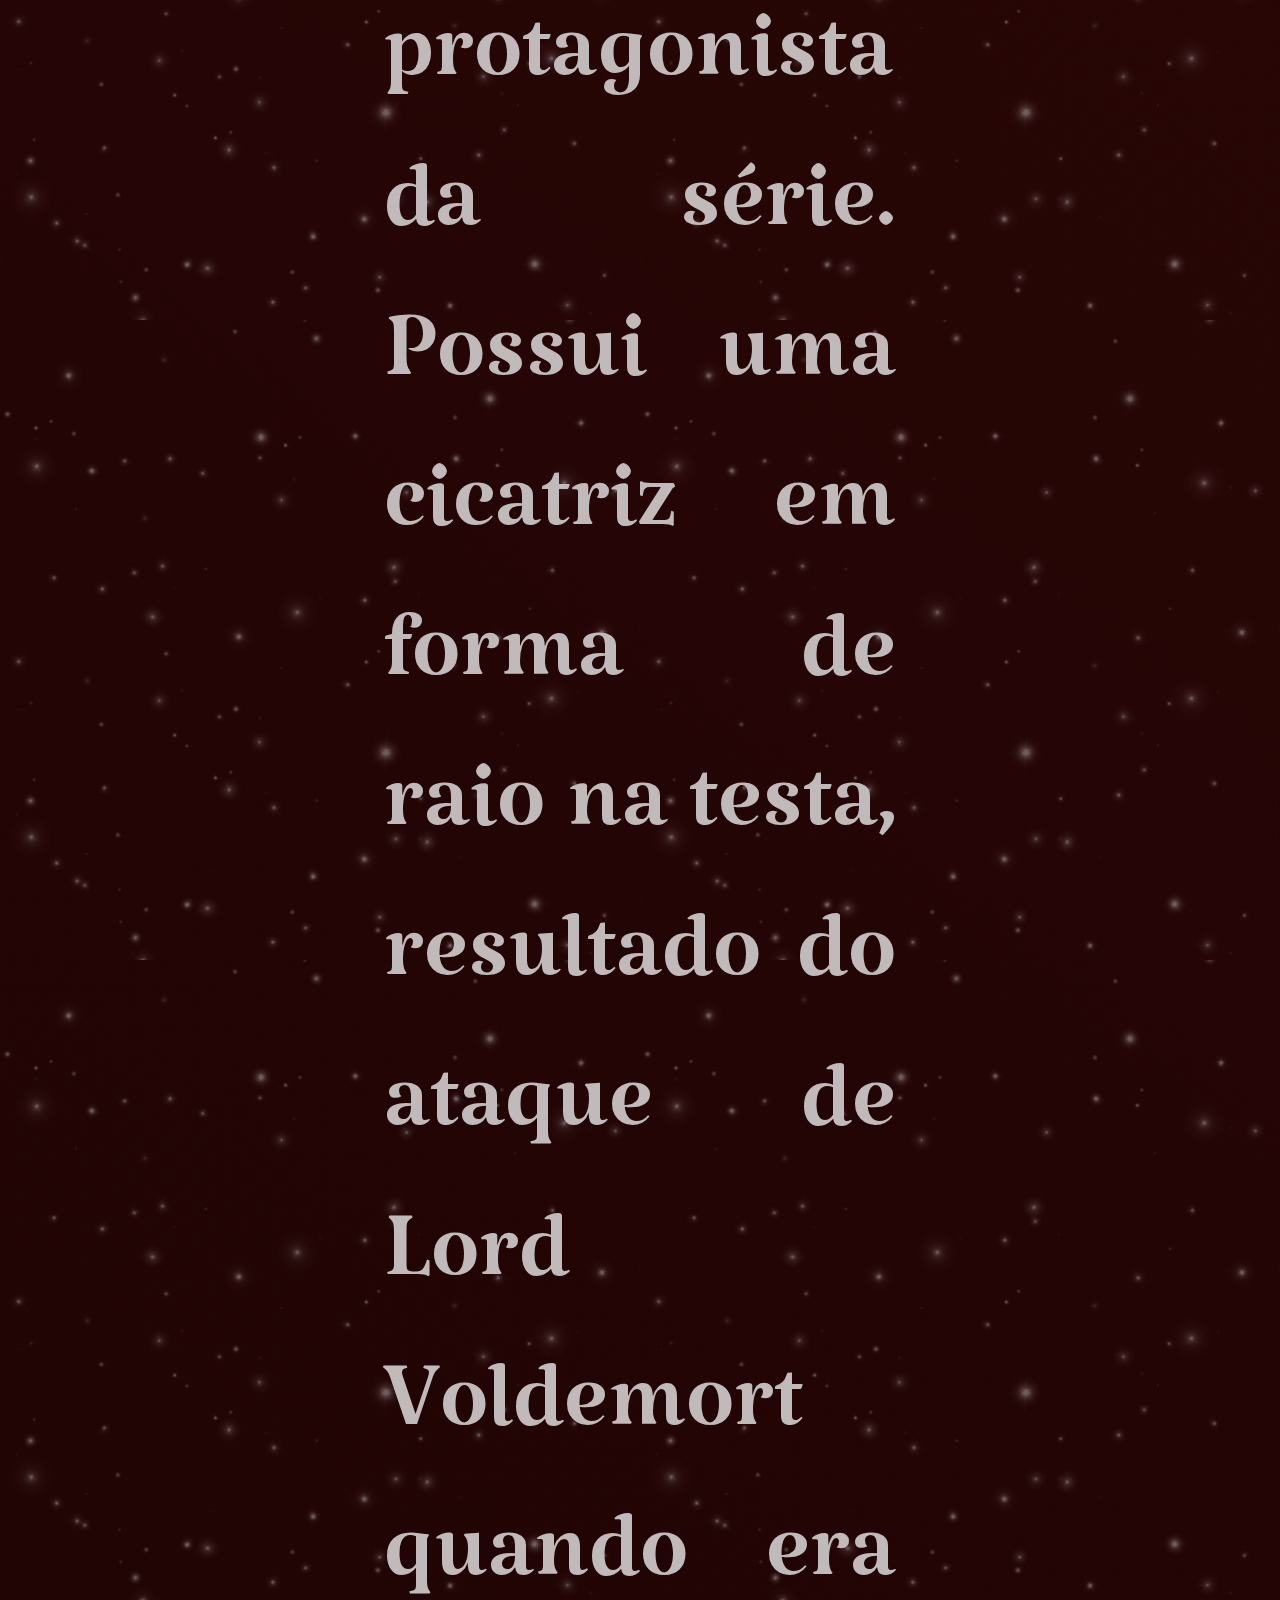
<file: Grifinoria.html>
<!DOCTYPE html>
<html lang="PT-BR">
<head>
    <meta charset="UTF-8">
    <meta name="viewport" content="width=device-width, initial-scale=1.0">
    <link rel="stylesheet" href="casas.css">

    <title>Casa Grifinória</title>
</head>
<body class="Grifinoria">

    
<nav class="container-img">
        <a  href="stylesheet"><img class="img-casas" src="imagens/Foto-Grifinoria.png.png" alt="imagem da casa Grifinória"></a>
</nav>
    
    <h1>Grifinória</h1>

    <div>
        <p>A Grifinória, uma das quatro casas de Hogwarts, é simbolizada por um leão, refletindo a bravura e a coragem de seus membros. Suas cores são vermelho e dourado, representando o elemento fogo. O vermelho simboliza a crina e a cauda do leão, enquanto o dourado representa sua pelagem. Esses elementos reforçam a imagem de força e orgulho associados à Grifinória ao longo da história.
        </p>

            <p>A Grifinória valoriza a coragem, a bravura e a determinação. Seus membros são conhecidos por sua ousadia e disposição para enfrentar desafios com coragem e integridade. A casa incentiva a liderança e o espírito de aventura, buscando sempre fazer o que é certo, mesmo que isso exija grandes sacrifícios.
            </p>
    </div>

    <br><br><br>

    <h1>Personagens mais conhecidos</h1>

    <div class="content">
        <div class="slides">
            <input type="radio" name="slide" id="slide1" checked>
            <input type="radio" name="slide" id="slide2">
            <input type="radio" name="slide" id="slide3">

            <div class="slide s1">
                <a><img class="conteudo-img-slide" src="imagens/Harry.jpeg" alt="imagem do Harry potter"></a>

            </div>
            <div class="slide">
                <a><img class="conteudo-img-slide" src="imagens/Hermione.jpeg" alt="imagem da Hermione"></a>
                
            </div>
            <div class="slide">
                <a><img class="conteudo-img-slide" src="imagens/Rony.jpeg" alt="imagem do Rony"></a>
                
            </div>

            <div class="navigation"> 
                <label class="bar" for="slide1"></label>
                <label class="bar" for="slide2"></label>
                <label class="bar" for="slide3"></label>
               
            </div>
 
        
        </div>

    </div>

    <p>Harry Potter:

        É o "Menino que Sobreviveu" e o protagonista da série.
        Possui uma cicatriz em forma de raio na testa, resultado do ataque de Lord Voldemort quando era bebê.
        É conhecido por suas habilidades excepcionais em Quidditch e sua coragem em enfrentar o lado das Trevas.
    </p>

        <p>
            Hermione Granger:
        
        É uma das bruxas mais talentosas da sua geração, conhecida por sua inteligência e habilidades mágicas excepcionais.
        Frequentemente usa um cronómetro para voltar no tempo e corrigir situações, um dos artefatos mágicos mais importantes da série.
        É uma defensora apaixonada dos direitos dos elfos domésticos.
        </p>

            <p>
                Ron Weasley:
        
                 É conhecido por seu leal apoio a Harry e Hermione ao longo de suas aventuras.
                 Possui uma relação especial com seu xadrez bruxo, onde frequentemente demonstra grande habilidade.
                 Tem uma grande paixão por comidas mágicas, como as rãs de chocolate.
            </p>

    <br><br><br>

 <h1>Patrono dos Personagens</h1>

 <div class="content">

    <div class="slides">
        <input type="radio" name="slide" id="slide1-1" checked>
        <input type="radio" name="slide" id="slide2-2">
        <input type="radio" name="slide" id="slide3-3">

        <div class="slide s1">
            <a><img class="conteudo-img-slide" src="imagens/Patrono-Veado-sim.jpg" alt="imagem do Harry potter"></a>
        </div>

        <div class="slide">
            <a><img class="conteudo-img-slide" src="imagens/Patrono-Castor.jpg" alt="imagem da Hermione"></a>
        </div>

        <div class="slide">
            <a><img class="conteudo-img-slide" src="imagens/Patrono-Cervo.jpg" alt="imagem do Rony"></a>
        </div>

        <div class="navigation"> 
            <label class="bar" for="slide1-1"></label>
            <label class="bar" for="slide2-2"></label>
            <label class="bar" for="slide3-3"></label>
           
        </div>

    
    </div>

</div>
    

    <div>
        <p>Harry Potter: Veado, o patrono de Harry é o mesmo que o de seu pai, James Potter, simbolizando a conexão e o legado familiar. 
        </p>

            <p>Hermione Granger: Castor, o castor é um símbolo de trabalho árduo e construção, refletindo a dedicação e o esforço incansável de Hermione em seus   estudos e na luta contra as Trevas.
            </p>

                <p>Ron Weasley:
                    
                    Cervo, o patrono de Ron é semelhante ao de Harry, ambos representando a força e a proteção que eles oferecem aos seus amigos. 
                </p>
    </div>

</div>

<footer>
    <div class="rodape-geral">
        <div class="rodape-alinhar">
    <p class="tam-letra">Horário de Funcionamento  <br>  De segunda à sábado <br> 07:00 hrs às 12:00 hrs <br> <br> Aula extra classe sobre encantamentos <br> todo sábado de 08:00 hrs às 10:00 hrs</p>
</div>

<br> <br>
<div>

    <p class="rodape-alinhar2">  Copywriter by Thaís, Geovanna e Camila  <br> <br> Venha fazer parte da nossa escola de mágia! <br><br><br> DigitalDream <br> <img class="logoempresa" src="imagens/bitmap.svg" alt="logo da empresa"> </p>
</div>

<br><br>


    <div class="Linksrodape">

        <div>
        <p class="arrumar-instagramsala">Instagram das criadoras</p>
    </div>
        <br> <br>


        
        <div class="arrumarEscrita">
            
          
       <a href="https://www.instagram.com/thaisg.castro"> <img class="imagens-logo" src="imagens/instagram.png" alt="logodoinstagram"></a> 
      

    
       <a href="https://www.instagram.com/geo__s4nts"> <img class="imagens-logo" src="imagens/instagram.png" alt="logodoinstagram"></a>
      
    
    
       <a href="https://www.instagram.com/c_marinss"> <img class= "imagens-logo"src="imagens/instagram.png"alt="logodoinstagram"></a>
      

    </div>

    <br>

    <div class="arrumargeral">

    <p class="arrumar-instagramsala">Instagram da sala</p>


<div class="arrumar-instagrancurso">
    <a href="https://www.instagram.com/iftm_tinf.4"> <img class="imagens-logo" src="imagens/instagram.png" alt = "logo do instagram" ></a>
    
</div>

</div>

</footer>

</body>
</html>
</file>
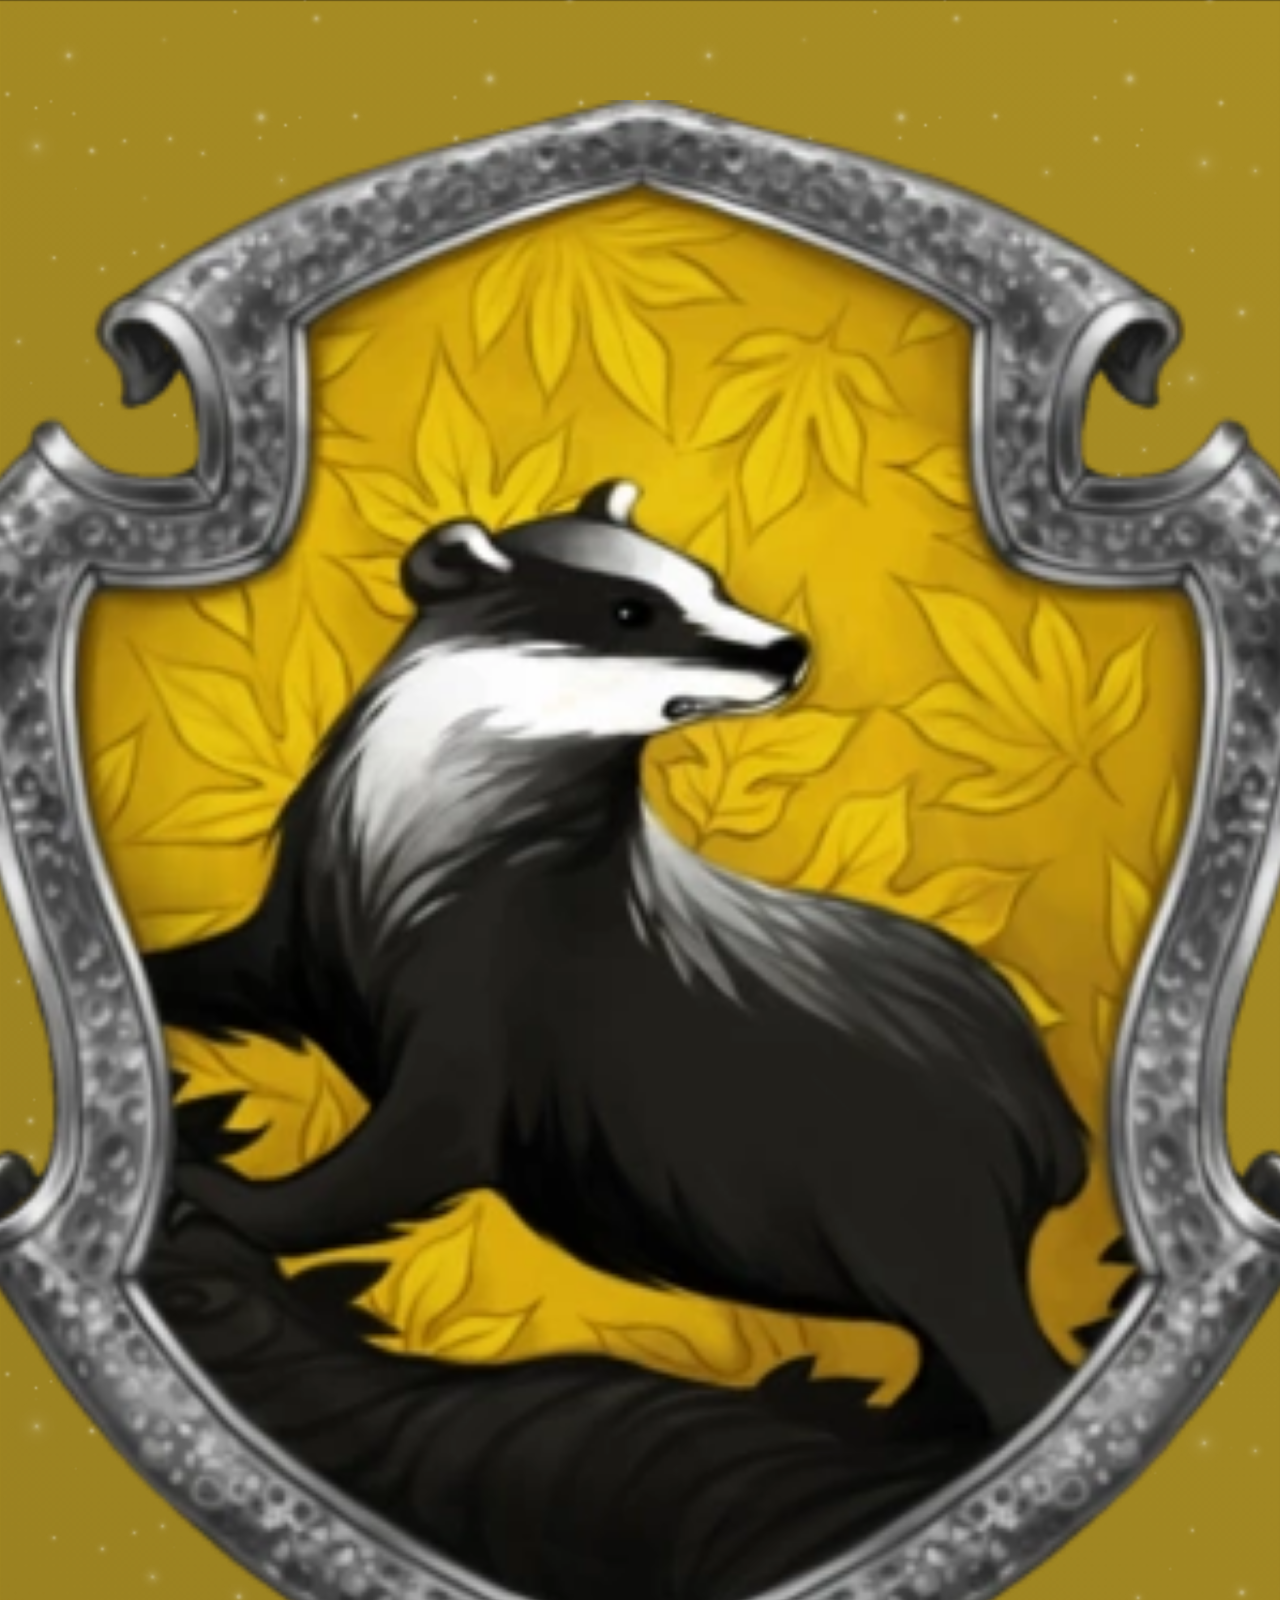
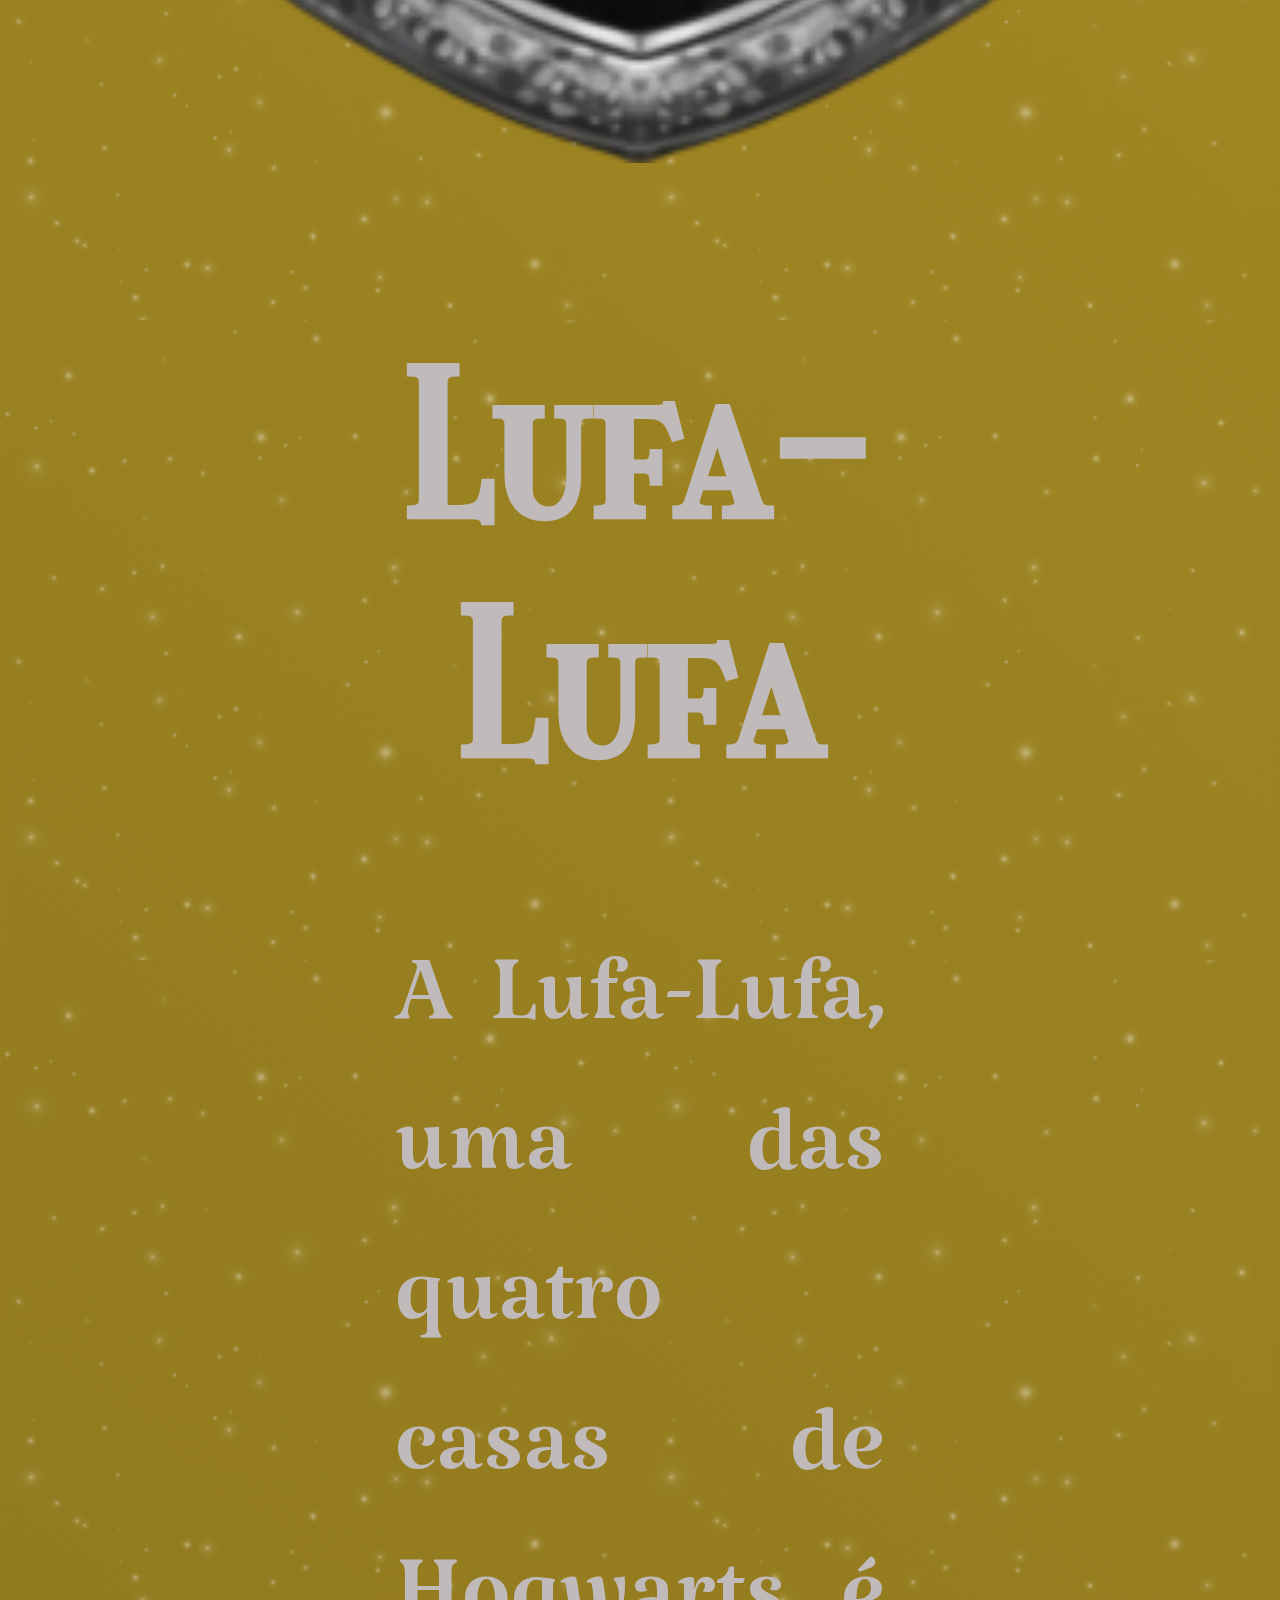
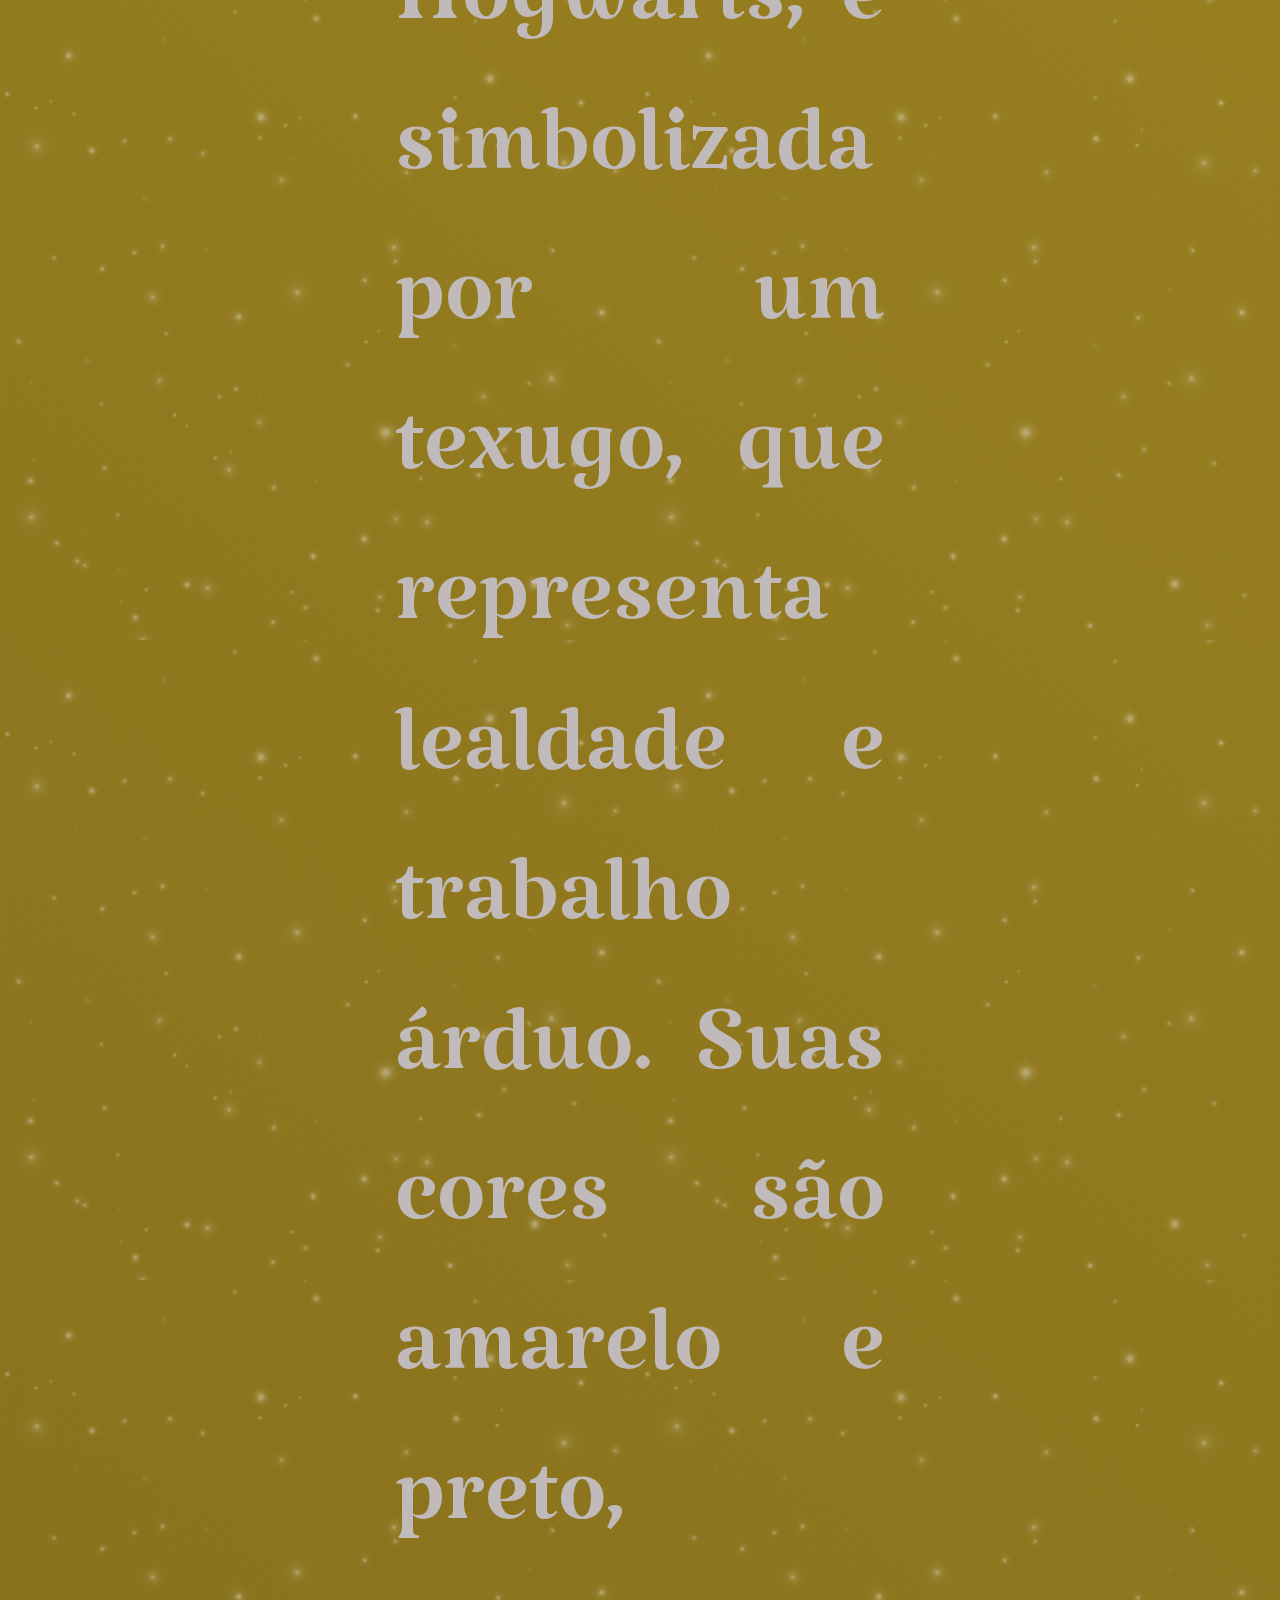
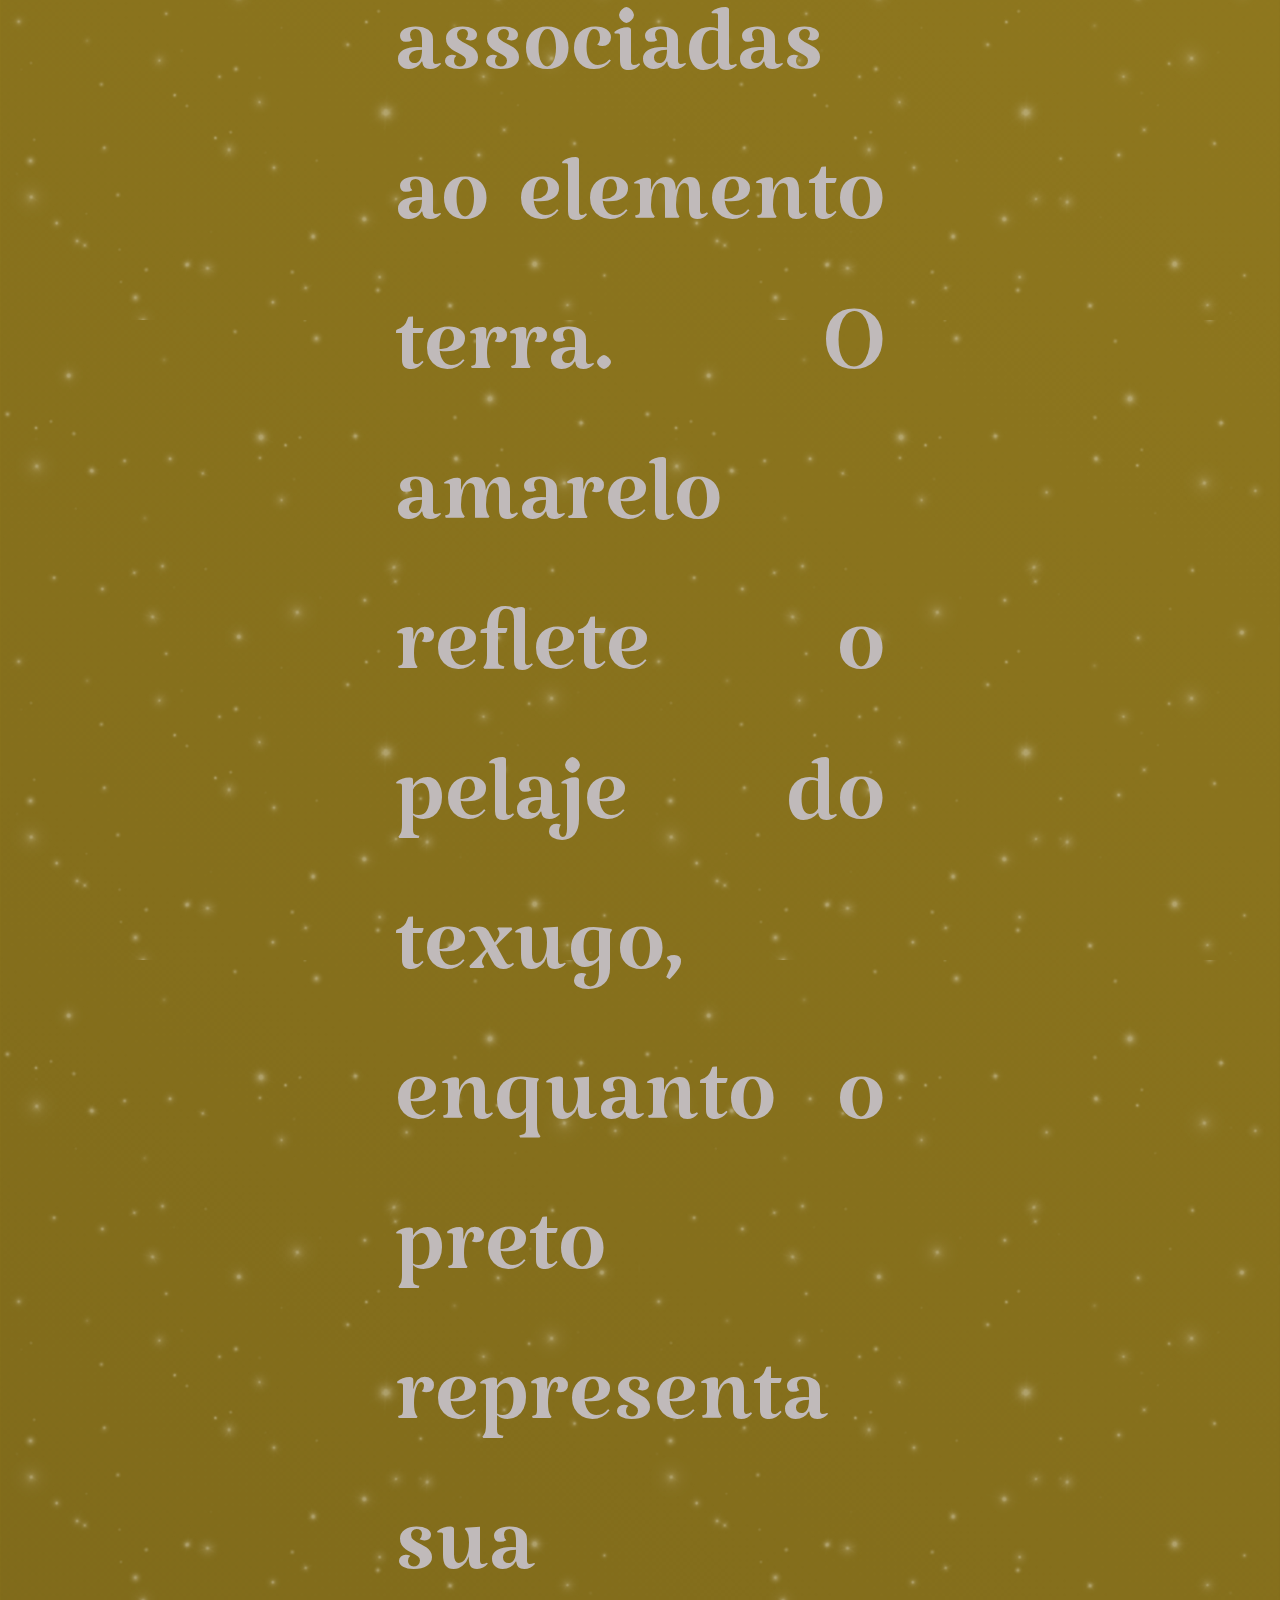
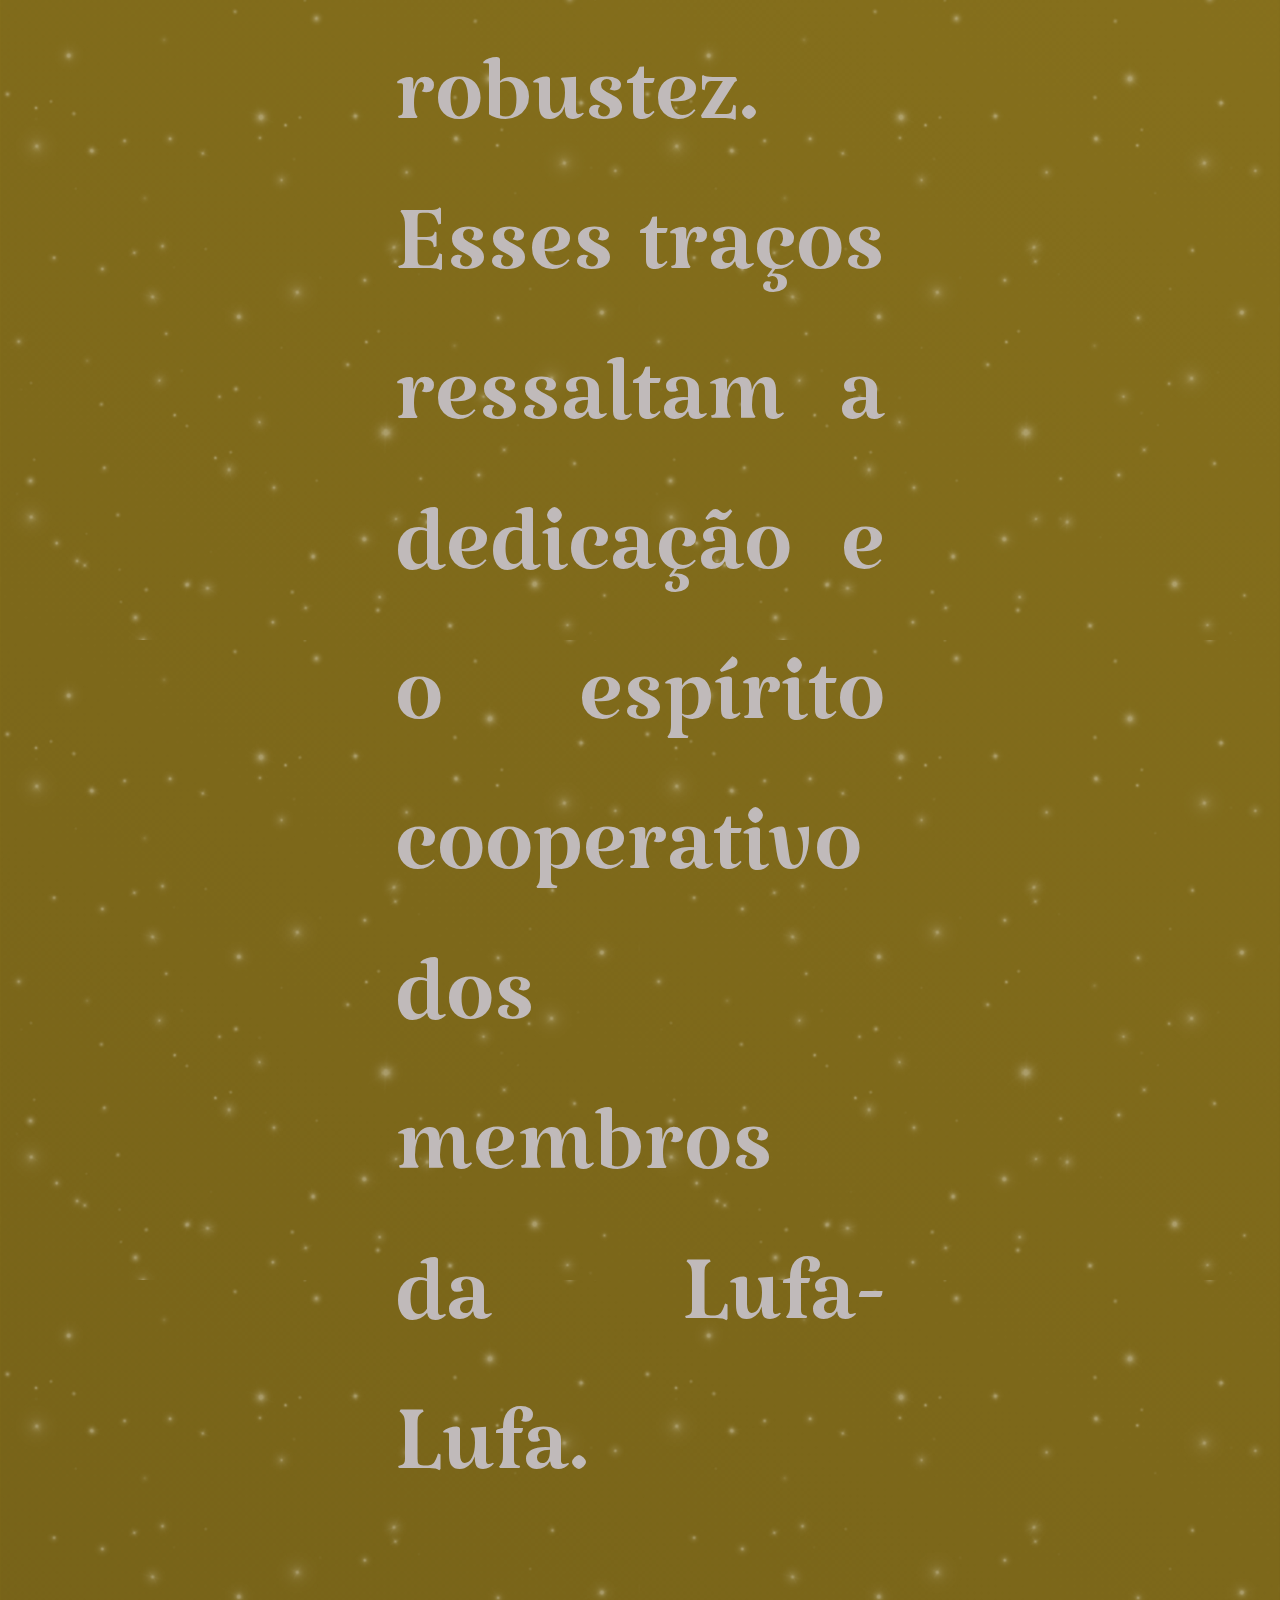
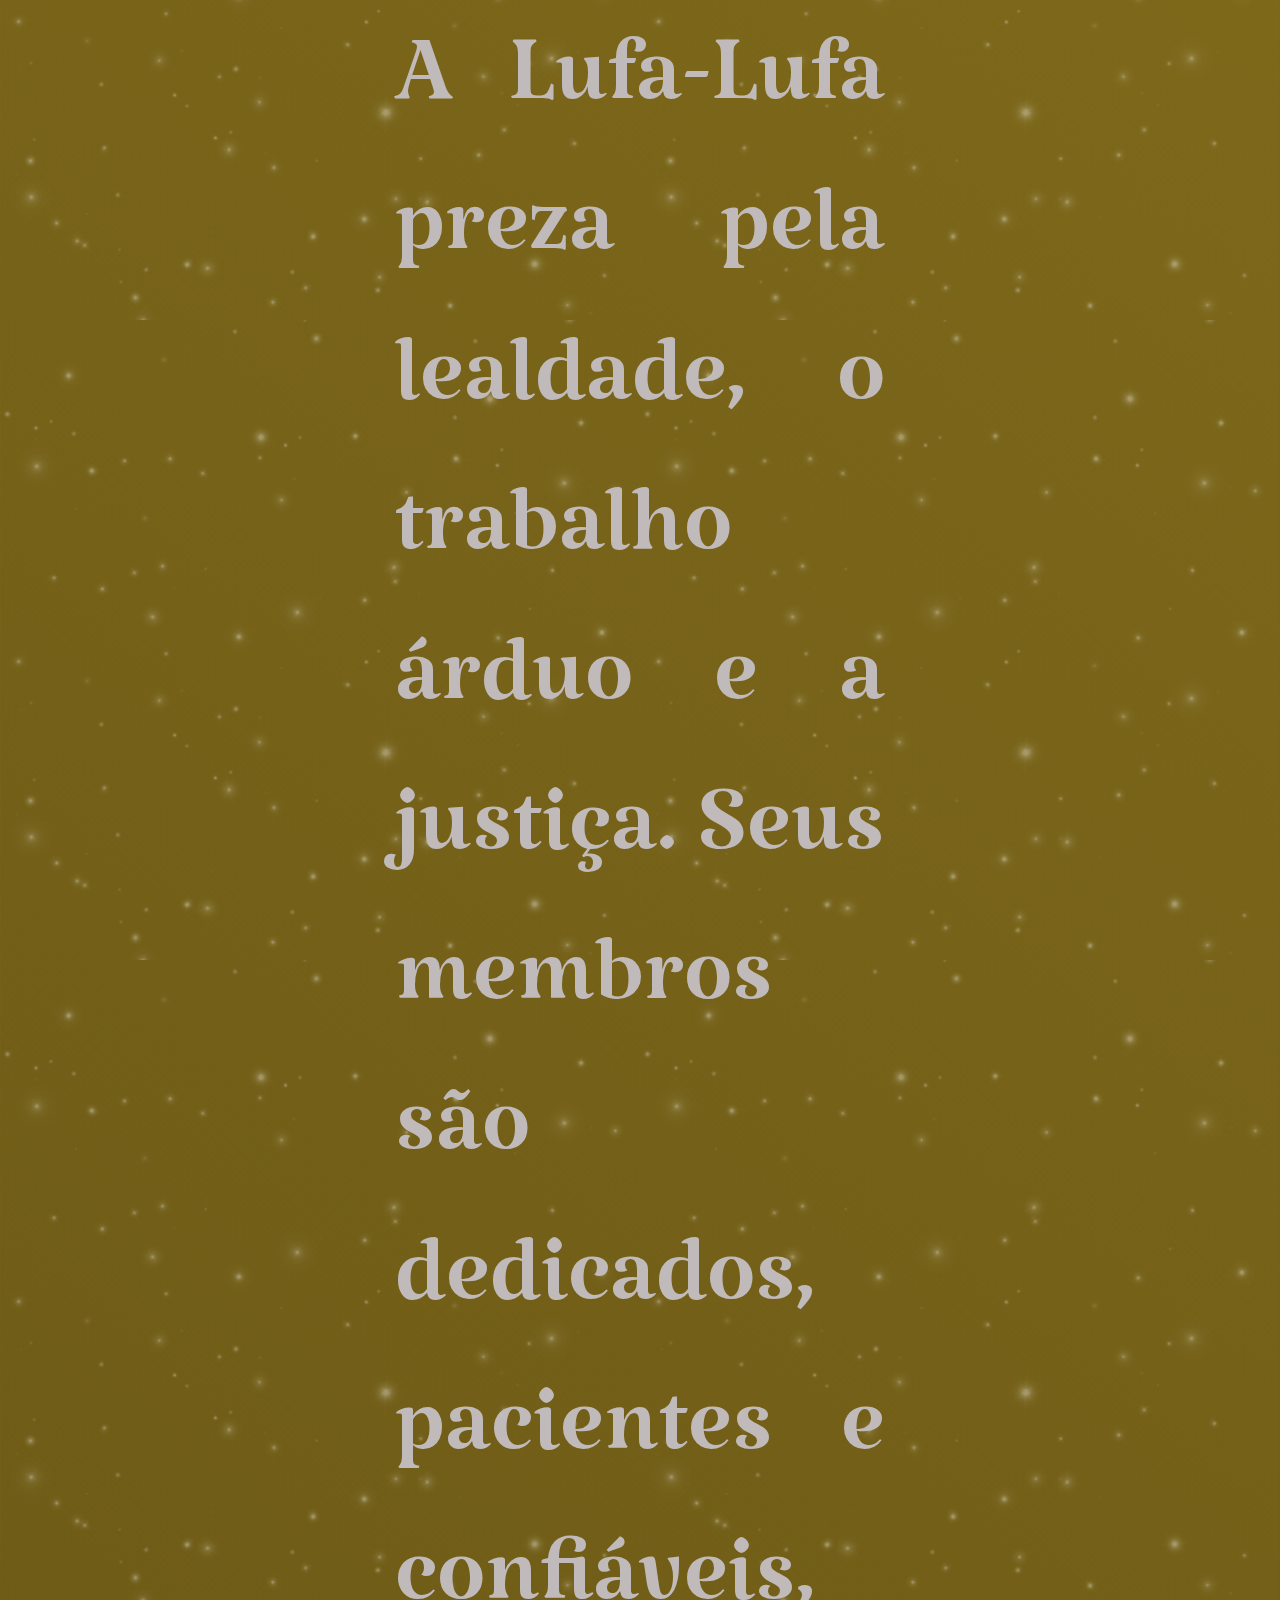
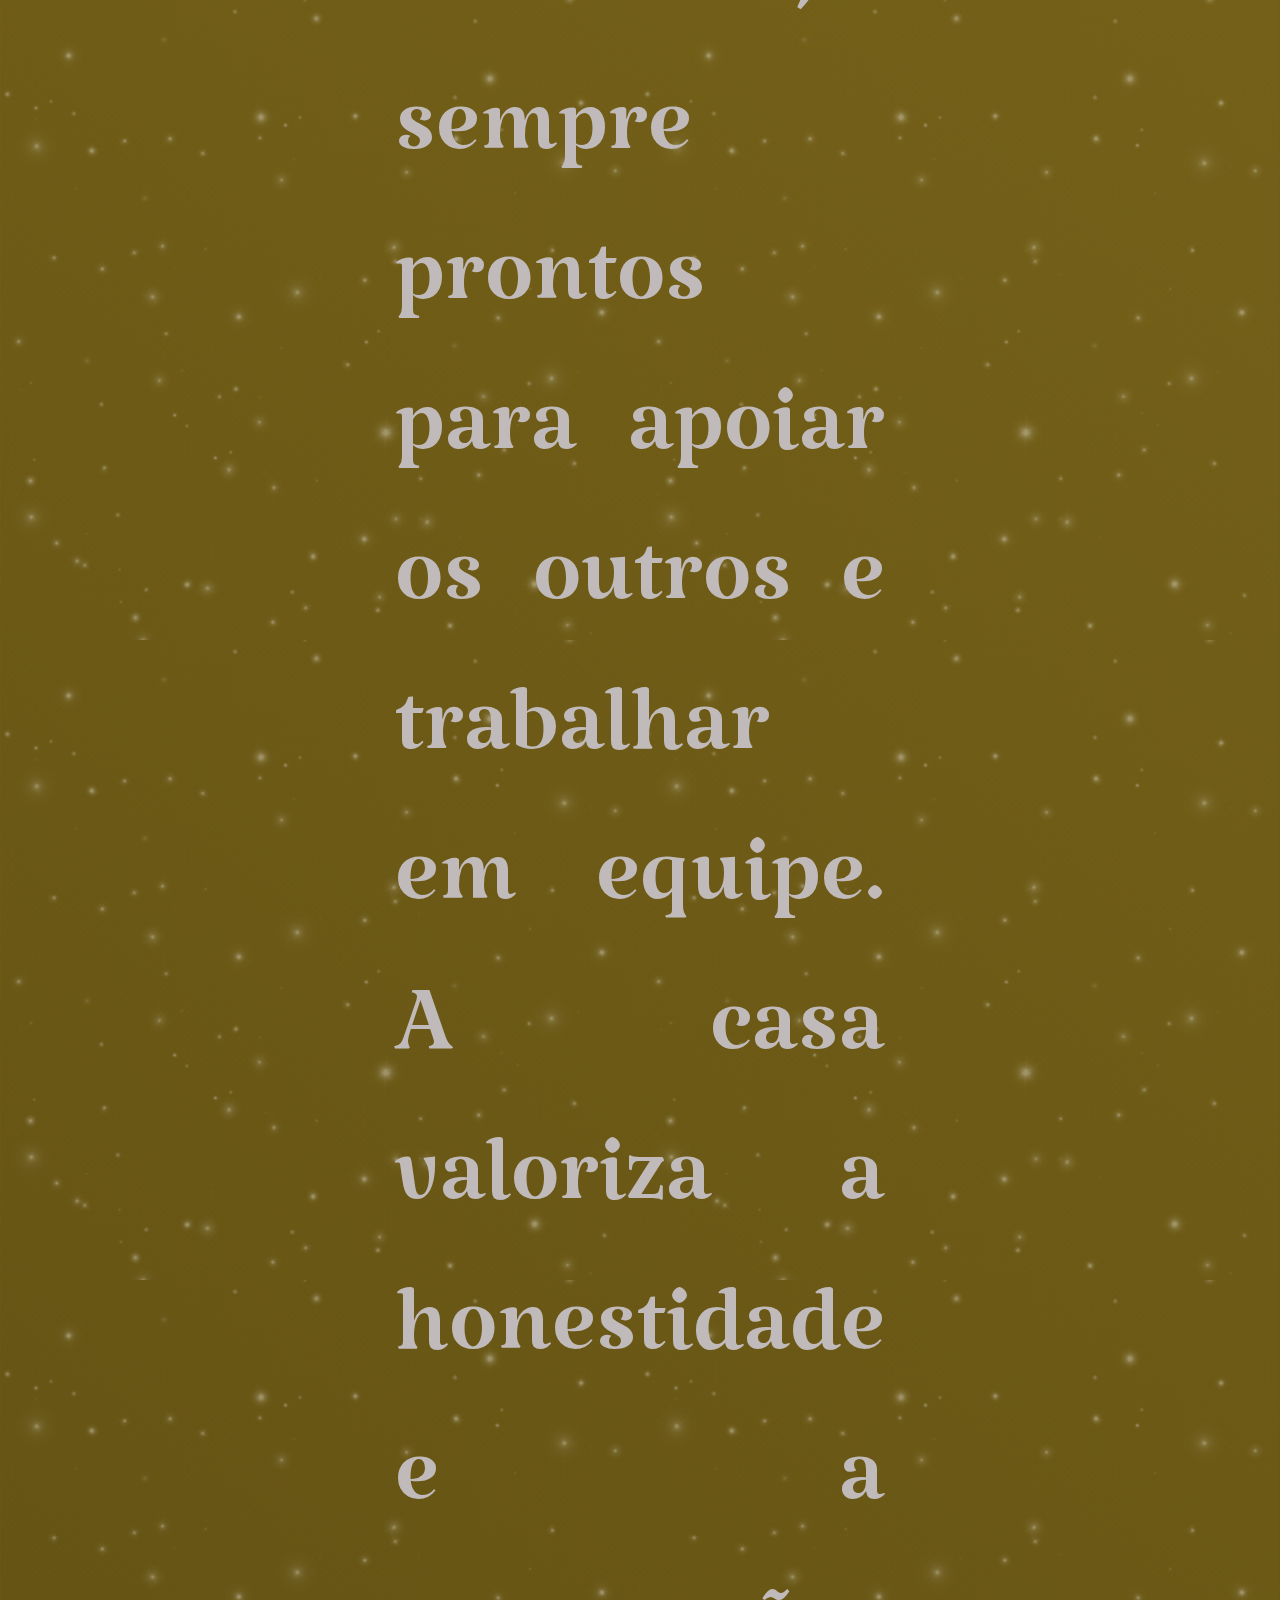
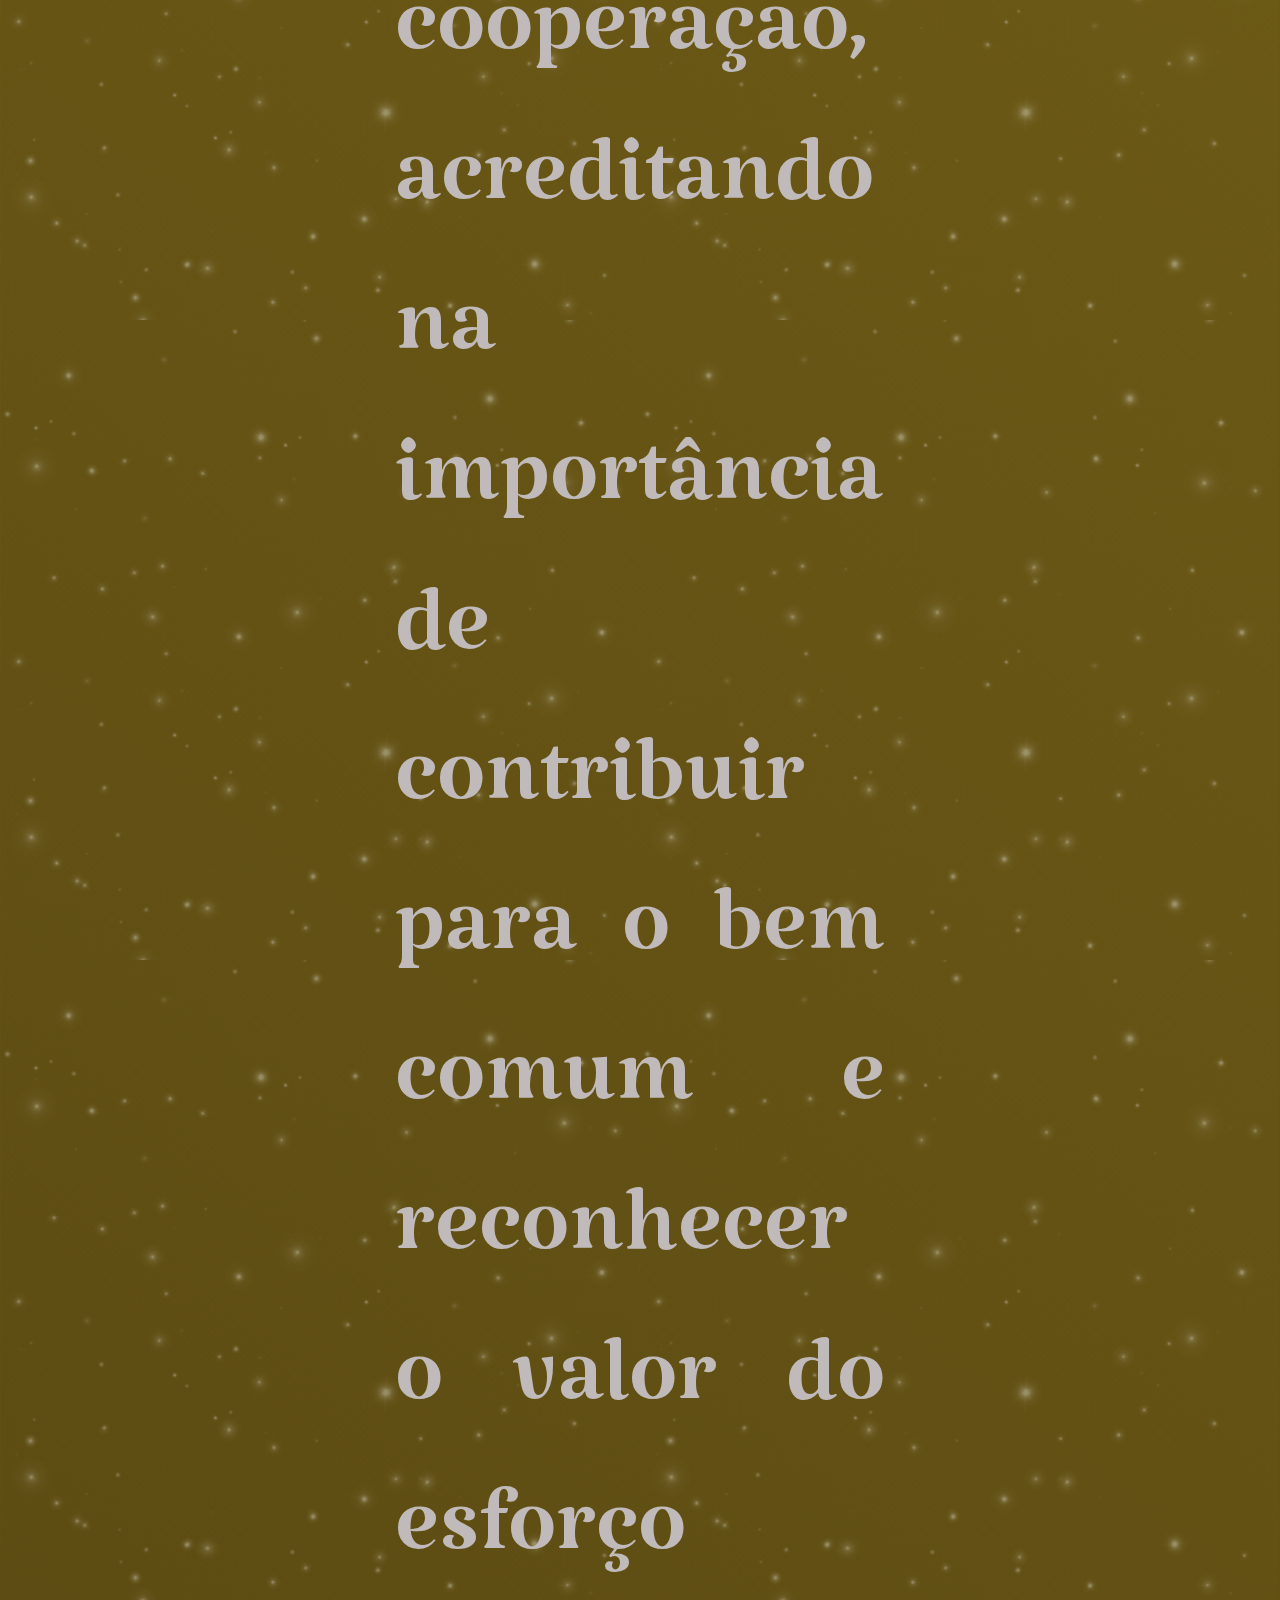
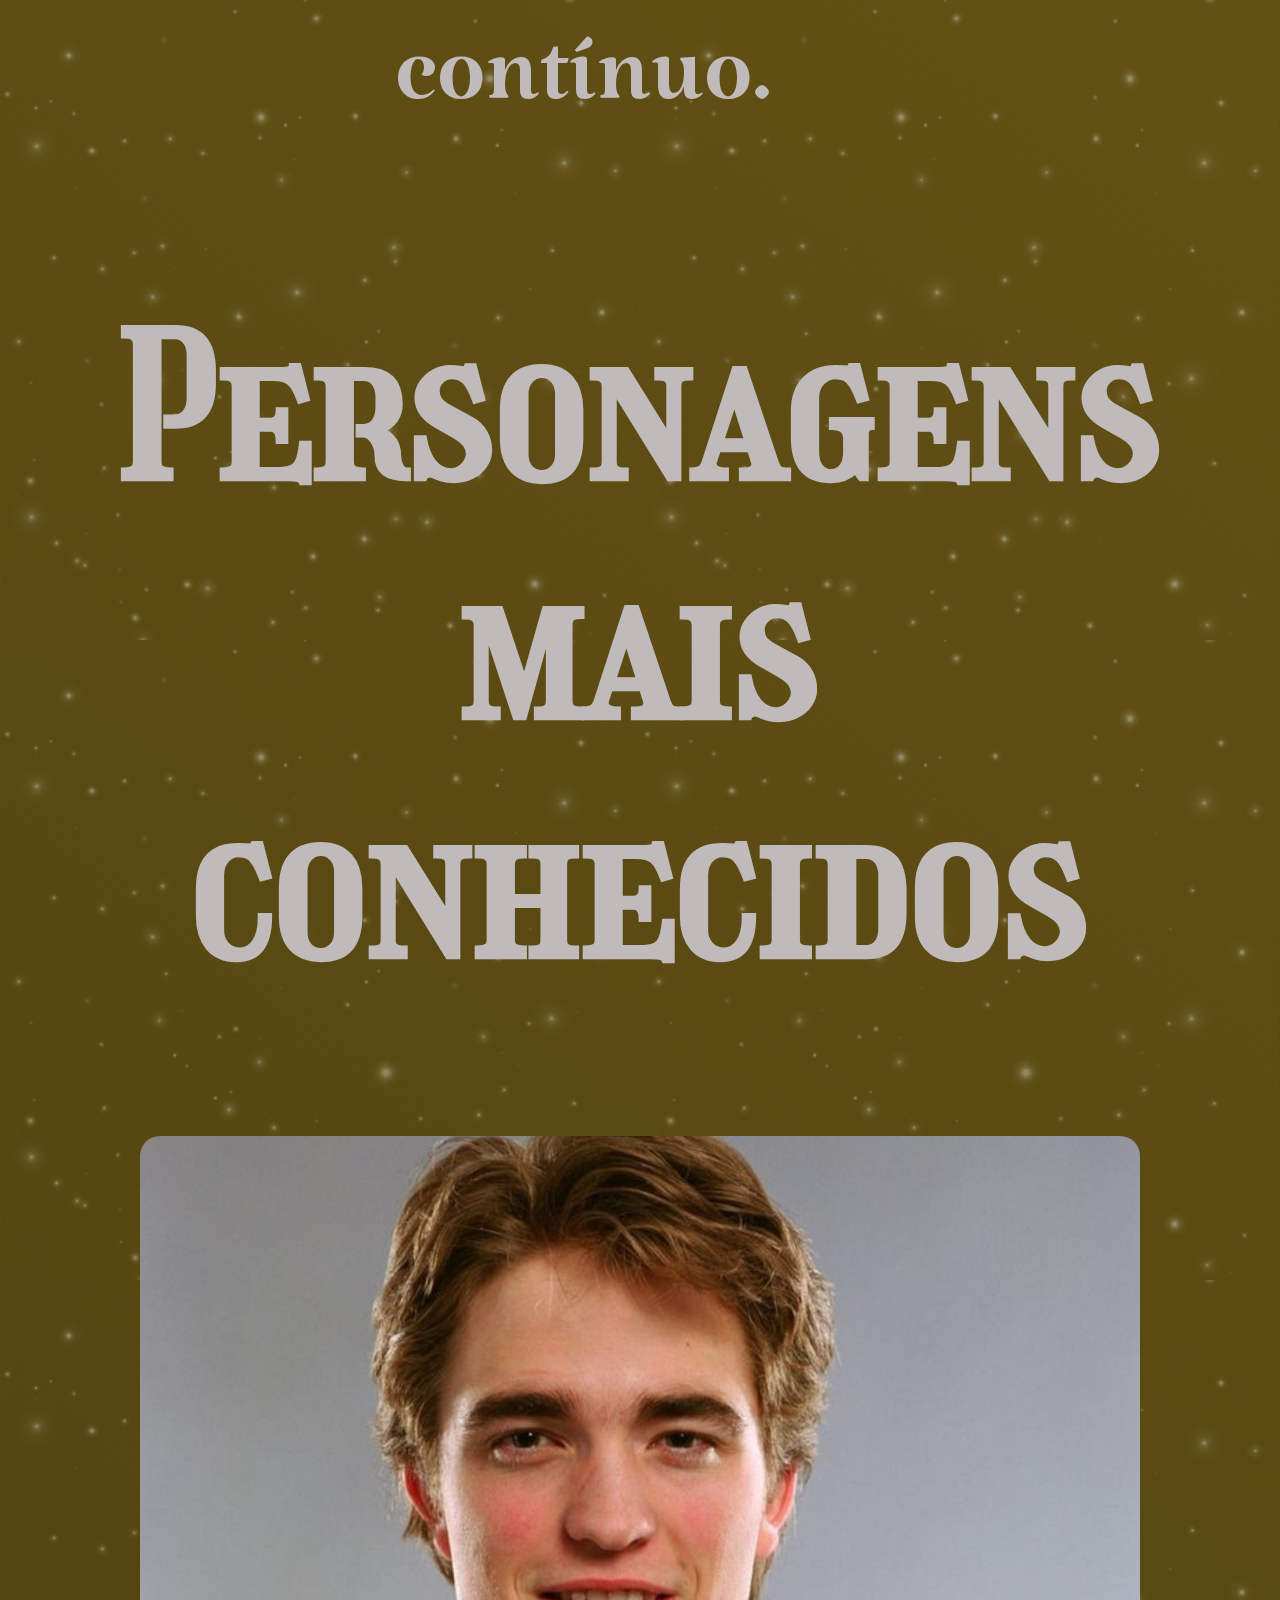
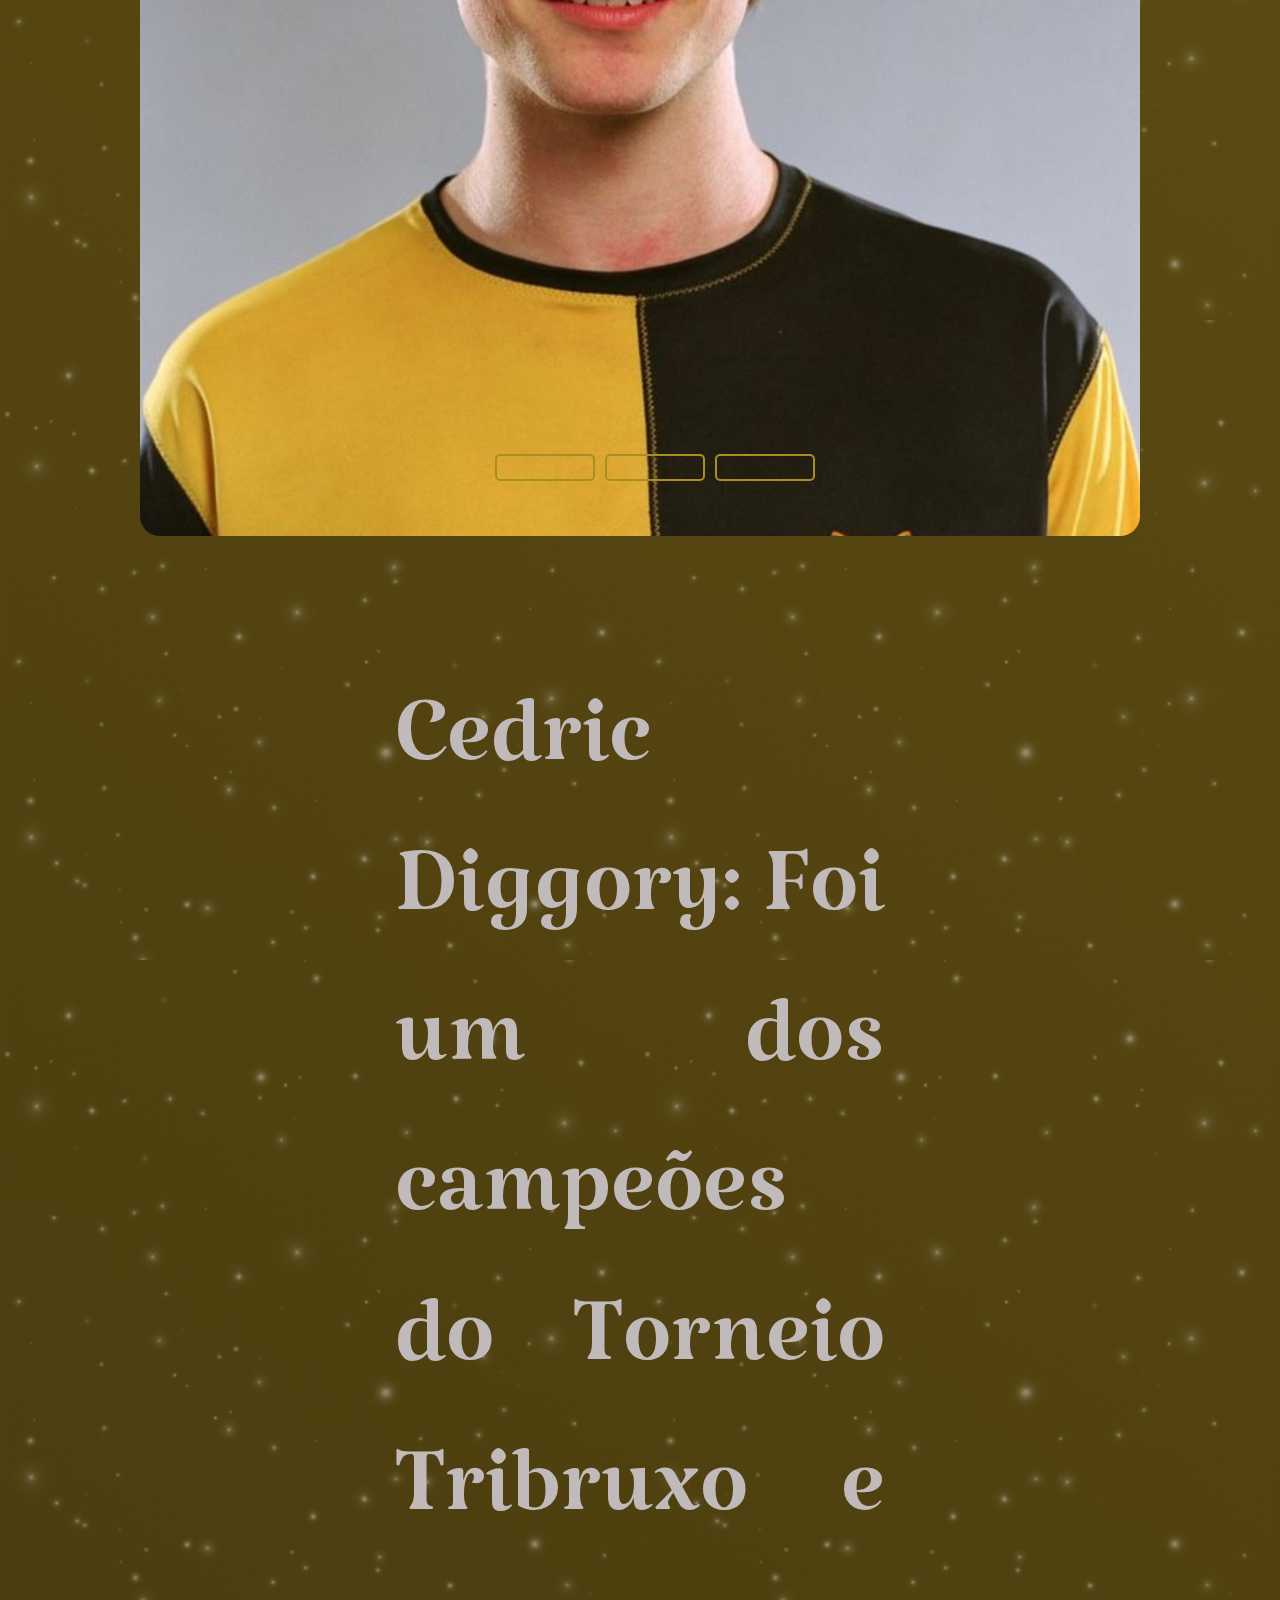
<file: Lufa-Lufa.html>
<!DOCTYPE html>
<html lang="PT-BR">
<head>
    <meta charset="UTF-8">
    <meta name="viewport" content="width=device-width, initial-scale=1.0">
    <link rel="stylesheet" href="casas.css">

    <title>Casa Lufa-Lufa</title>
</head>
<body class="Lufa-Lufa">
    
<nav class="container-img">
    <a  href="stylesheet"><img class="img-casas"  src="imagens/Foto-Lufa-Lufa.png" alt="imagem da casa Lufa-Lufa"></a>
</nav>

    <h1>Lufa-Lufa</h1>


    <div>
        <p>A Lufa-Lufa, uma das quatro casas de Hogwarts, é simbolizada por um texugo, que representa lealdade e trabalho árduo. Suas cores são amarelo e preto, associadas ao elemento terra. O amarelo reflete o pelaje do texugo, enquanto o preto representa sua robustez. Esses traços ressaltam a dedicação e o espírito cooperativo dos membros da Lufa-Lufa.</p>

             <p>A Lufa-Lufa preza pela lealdade, o trabalho árduo e a justiça. Seus membros são dedicados, pacientes e confiáveis, sempre prontos para apoiar os outros e trabalhar em equipe. A casa valoriza a honestidade e a cooperação, acreditando na importância de contribuir para o bem comum e reconhecer o valor do esforço contínuo.
            </p>
    </div>

    <br><br><br>

    <h1>Personagens mais conhecidos</h1>

    <div class="content">
        <div class="slides">
            <input type="radio" name="slide" id="slide1" checked>
            <input type="radio" name="slide" id="slide2">
            <input type="radio" name="slide" id="slide3">

            <div class="slide s1">
                <a><img class="conteudo-img-slide" src="imagens/Cedric.jpeg" alt="imagem do Harry potter"></a>

            </div>
            <div class="slide">
                <a><img class="conteudo-img-slide" src="imagens/Metamorfomaga.jpeg" alt="imagem da Hermione"></a>
                
            </div>
            <div class="slide">
                <a><img class="conteudo-img-slide" src="imagens/Tonks.jpeg" alt="imagem do Rony"></a>
                
            </div>

            <div class="navigation"> 
                <label class="bar-3" for="slide1"></label>
                <label class="bar-3" for="slide2"></label>
                <label class="bar-3" for="slide3"></label>
               
            </div>
 
        
        </div>

    </div>

    <p>Cedric Diggory:

        Foi um dos campeões do Torneio Tribruxo e representou a Lufa-Lufa com grande coragem.
        Era um estudante exemplar e respeitado por seus colegas, conhecido por seu senso de justiça e honra.
        Sua morte nas mãos de Voldemort marcou um ponto de virada significativo na série.
        </p>

        <p>Nymphadora Tonks:
        
            Era uma Auror e membro da Ordem da Fênix, conhecida por sua habilidade de mudar a aparência de forma metamorfa.
            Seu casamento com Remus Lupin e o nascimento de seu filho Teddy foram importantes para o enredo da série.
            Demonstrava um espírito vibrante e um senso de humor, além de uma forte dedicação à luta contra as Trevas.
        </p>

            <p>Newt Scamander:
            
                É o autor de "Animais Fantásticos e Onde Habitam" e um renomado magizoologista.
                Suas aventuras foram retratadas em uma série de filmes que exploram o mundo mágico antes dos eventos de Harry Potter.
                É conhecido por seu profundo conhecimento e amor por criaturas mágicas, e suas descobertas ajudaram a avançar a compreensão mágica.
            </p>

    <br><br><br>

        <h1>Patrono dos Personagens</h1>

        <div class="content">
            <div class="slides">
                <input type="radio" name="slide" id="slide1-1" checked>
                <input type="radio" name="slide" id="slide2-2">
                <input type="radio" name="slide" id="slide3-3">
    
                <div class="slide s1">
                    <a><img class="conteudo-img-slide" src="imagens/nao-explicito.jpeg" alt="imagem do Harry potter"></a>
    
                </div>
                <div class="slide">
                    <a><img class="conteudo-img-slide" src="imagens/nao-explicito.jpeg" alt="imagem da Hermione"></a>
                    
                </div>
                <div class="slide">
                    <a><img class="conteudo-img-slide" src="imagens/nao-explicito.jpeg" alt="imagem do Rony"></a>
                    
                </div>
    
                <div class="navigation"> 
                    <label class="bar-3" for="slide1-1"></label>
                    <label class="bar-3" for="slide2-2"></label>
                    <label class="bar-3" for="slide3-3"></label>
                   
                </div>
     
            
            </div>
    
        </div>

        <h2>Nome do Patrono</h2> 

    <div>
        <p>Cedric Diggory: Não é explicitamente mencionado, embora não conheçamos o patrono de Cedric, seu caráter e bravura sugerem que ele poderia ter um patrono relacionado a um animal que simboliza coragem e lealdade. 
        </p> 

            <p>Nymphadora Tonks: Não é explicitamente mencionado, Tonks é uma Metamorfomaga e sua habilidade de mudar de aparência pode estar relacionada à razão pela qual seu patrono não é amplamente conhecido.
            </p>

                <p>Newt Scamander: Não é explicitamente mencionado, embora não saibamos o patrono de Newt, seu amor por criaturas mágicas e sua habilidade em compreender o mundo mágico podem sugerir um patrono que simbolize sua conexão com o desconhecido.
                </p>
    </div>

</body>
</html>
</file>
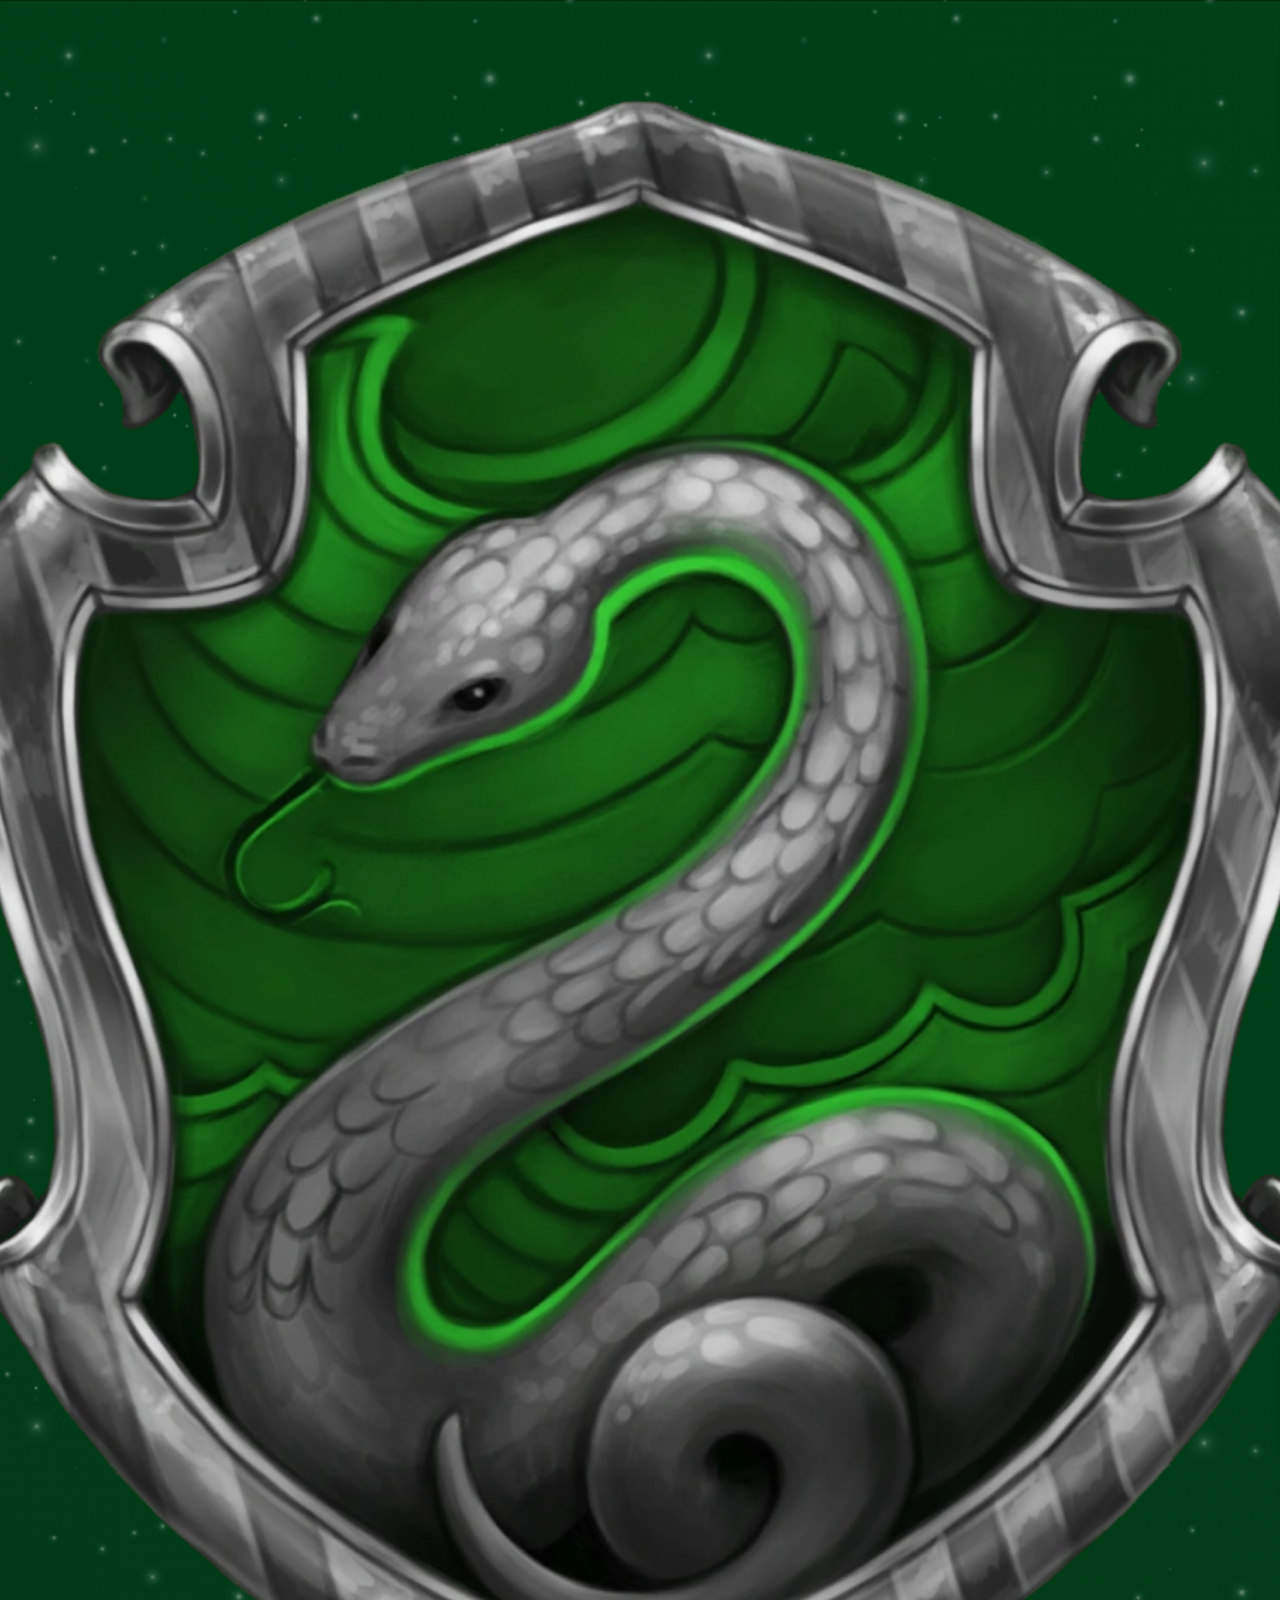
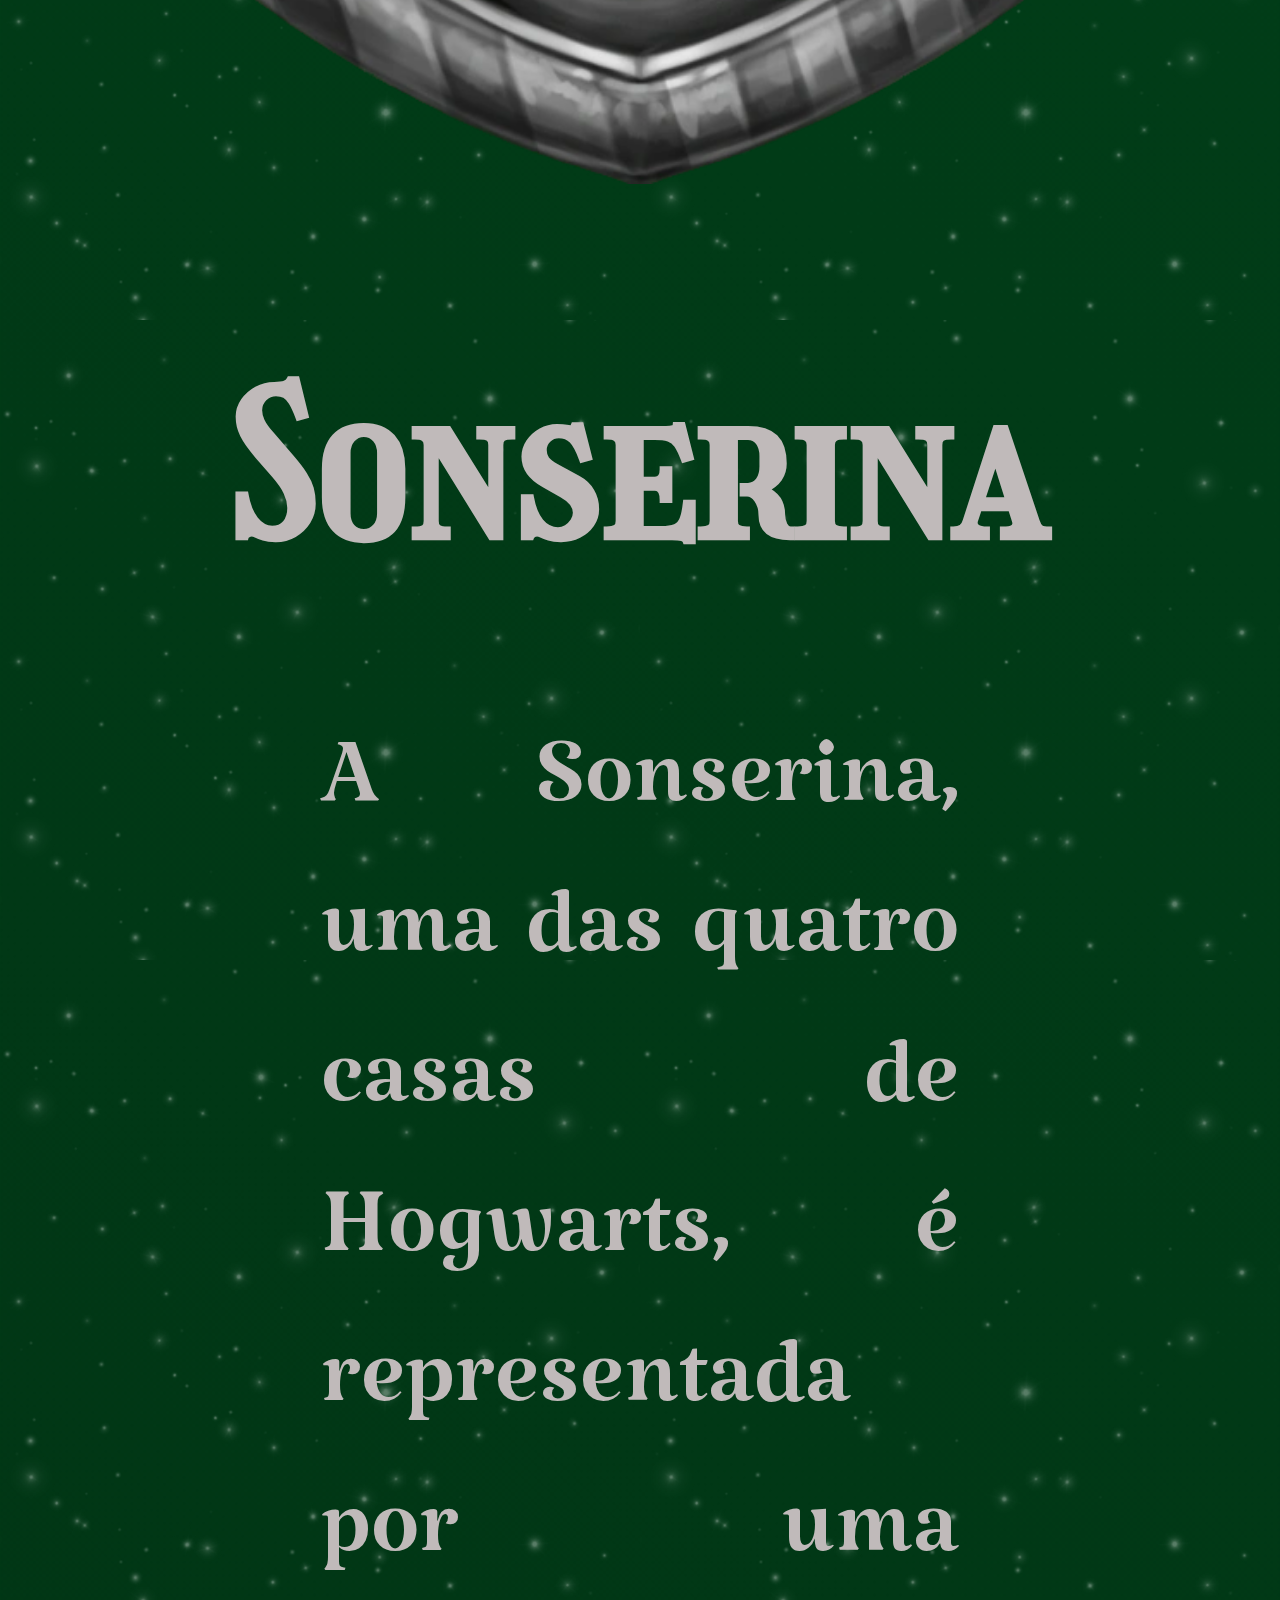
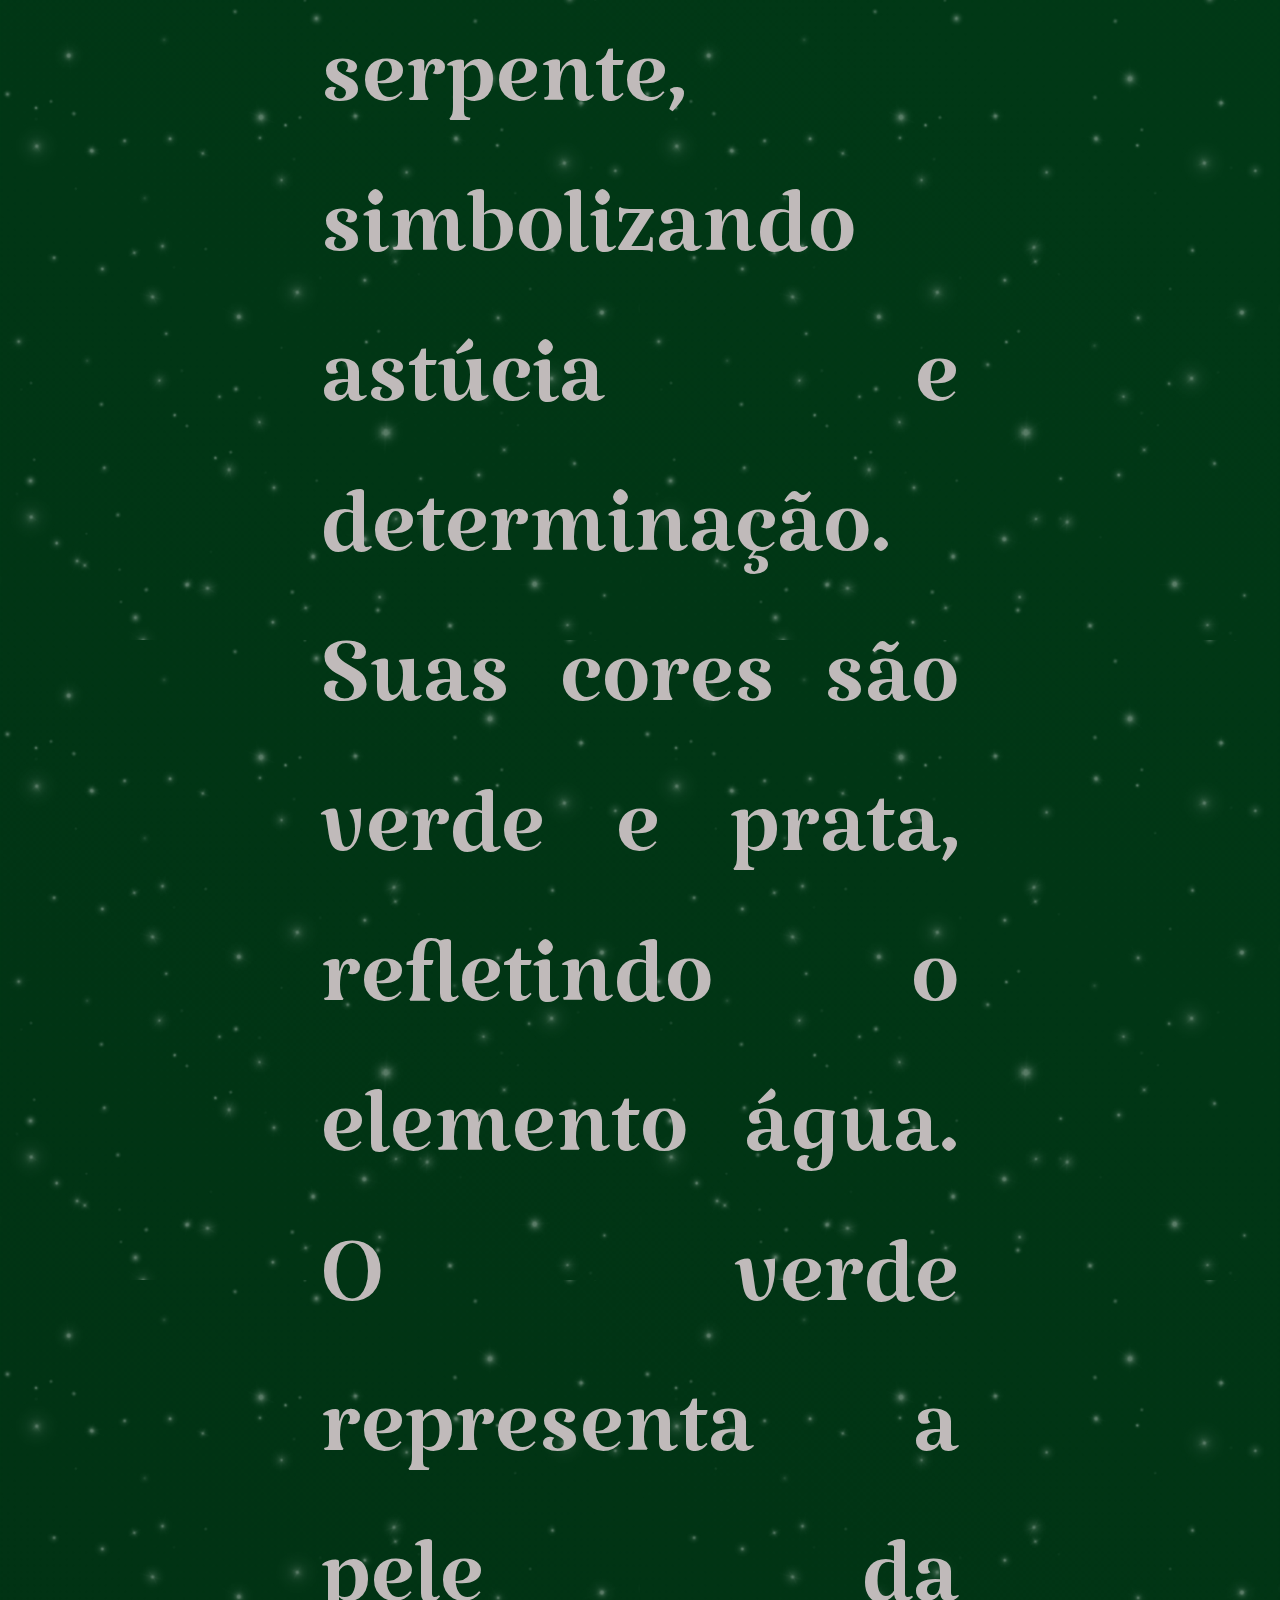
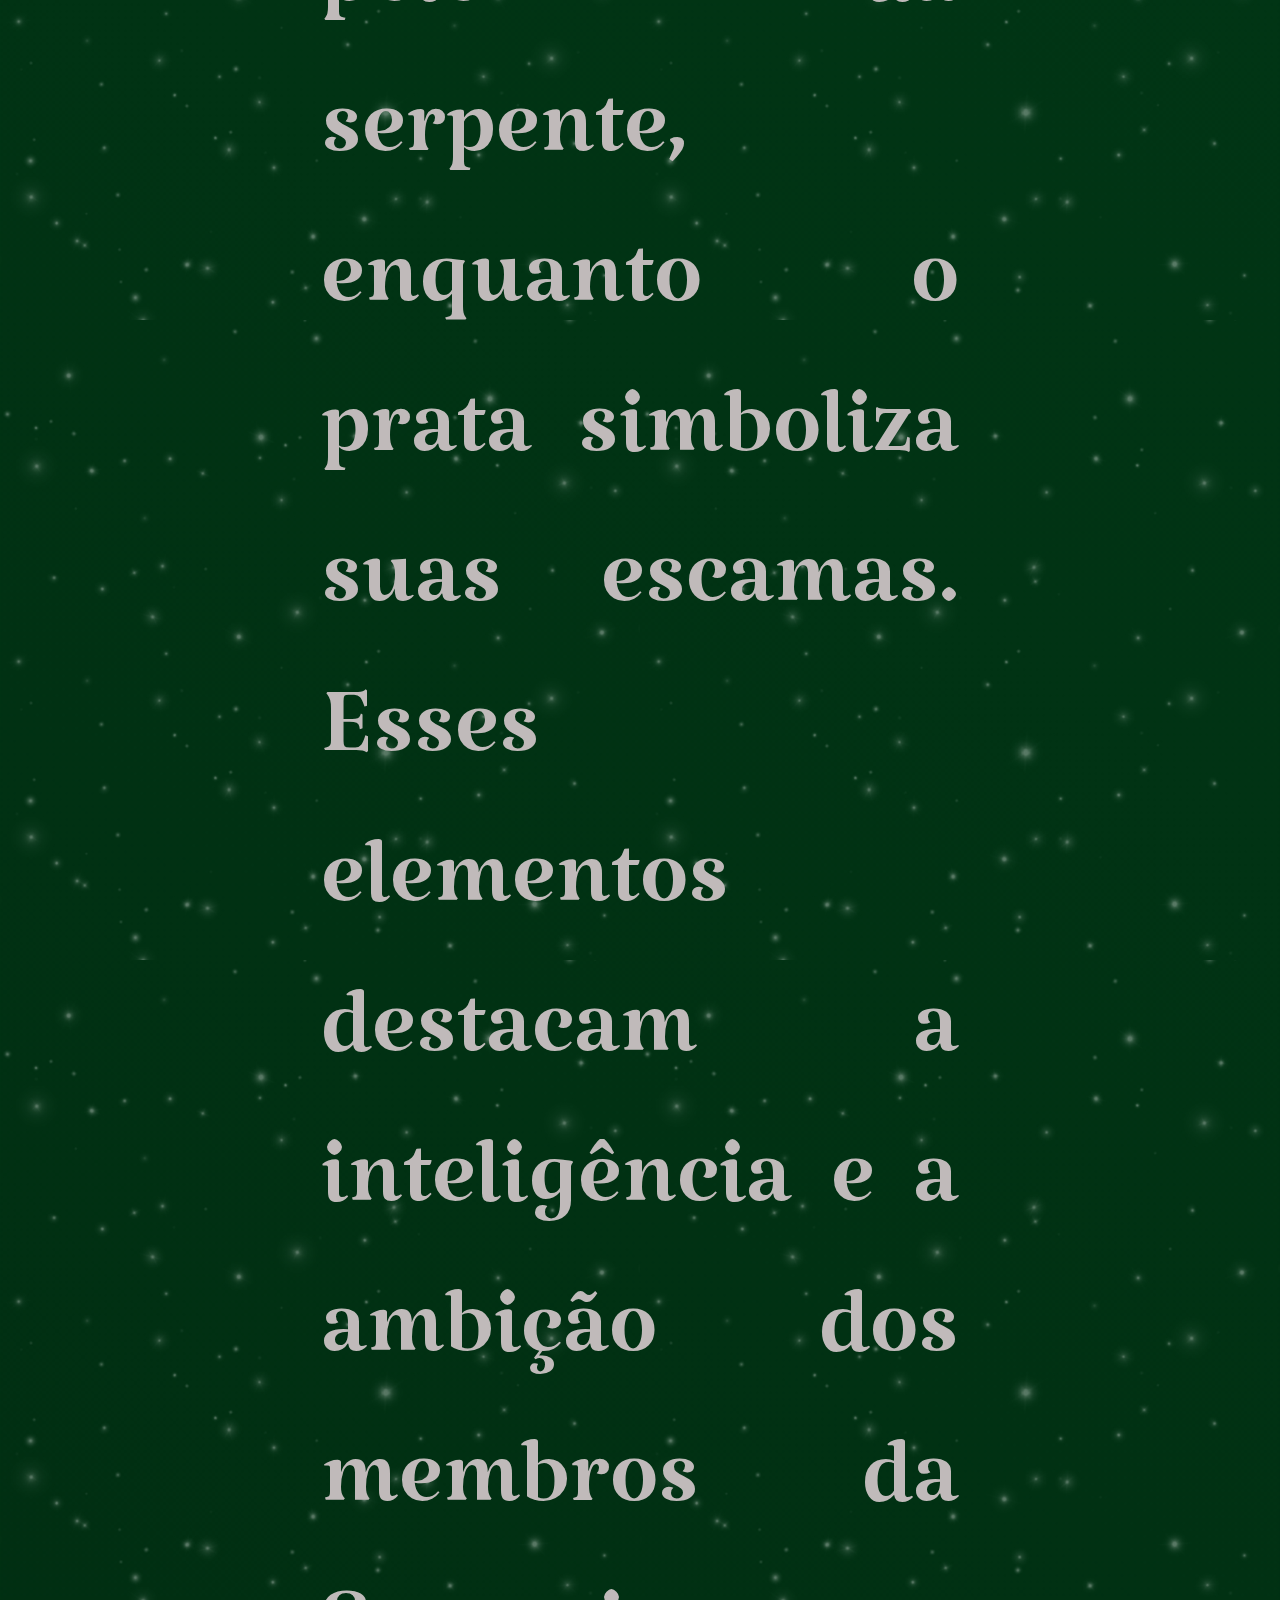
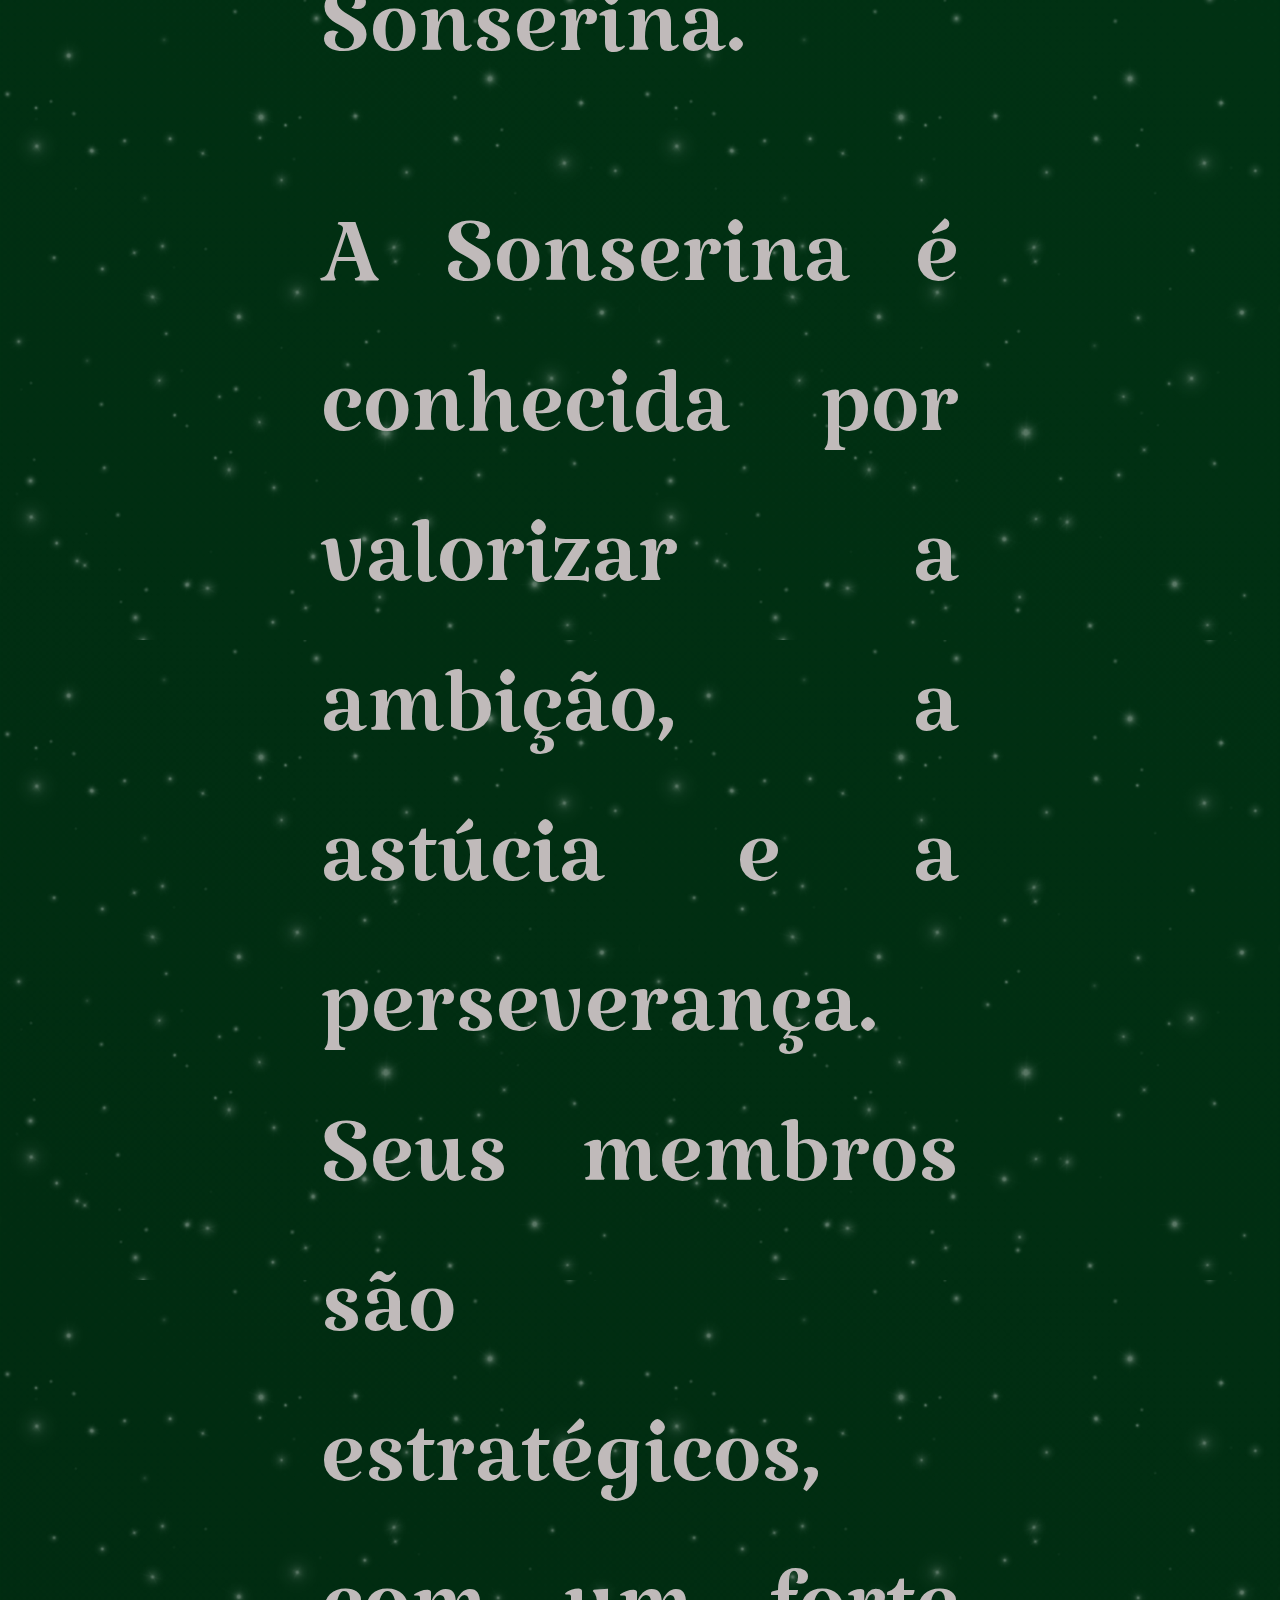
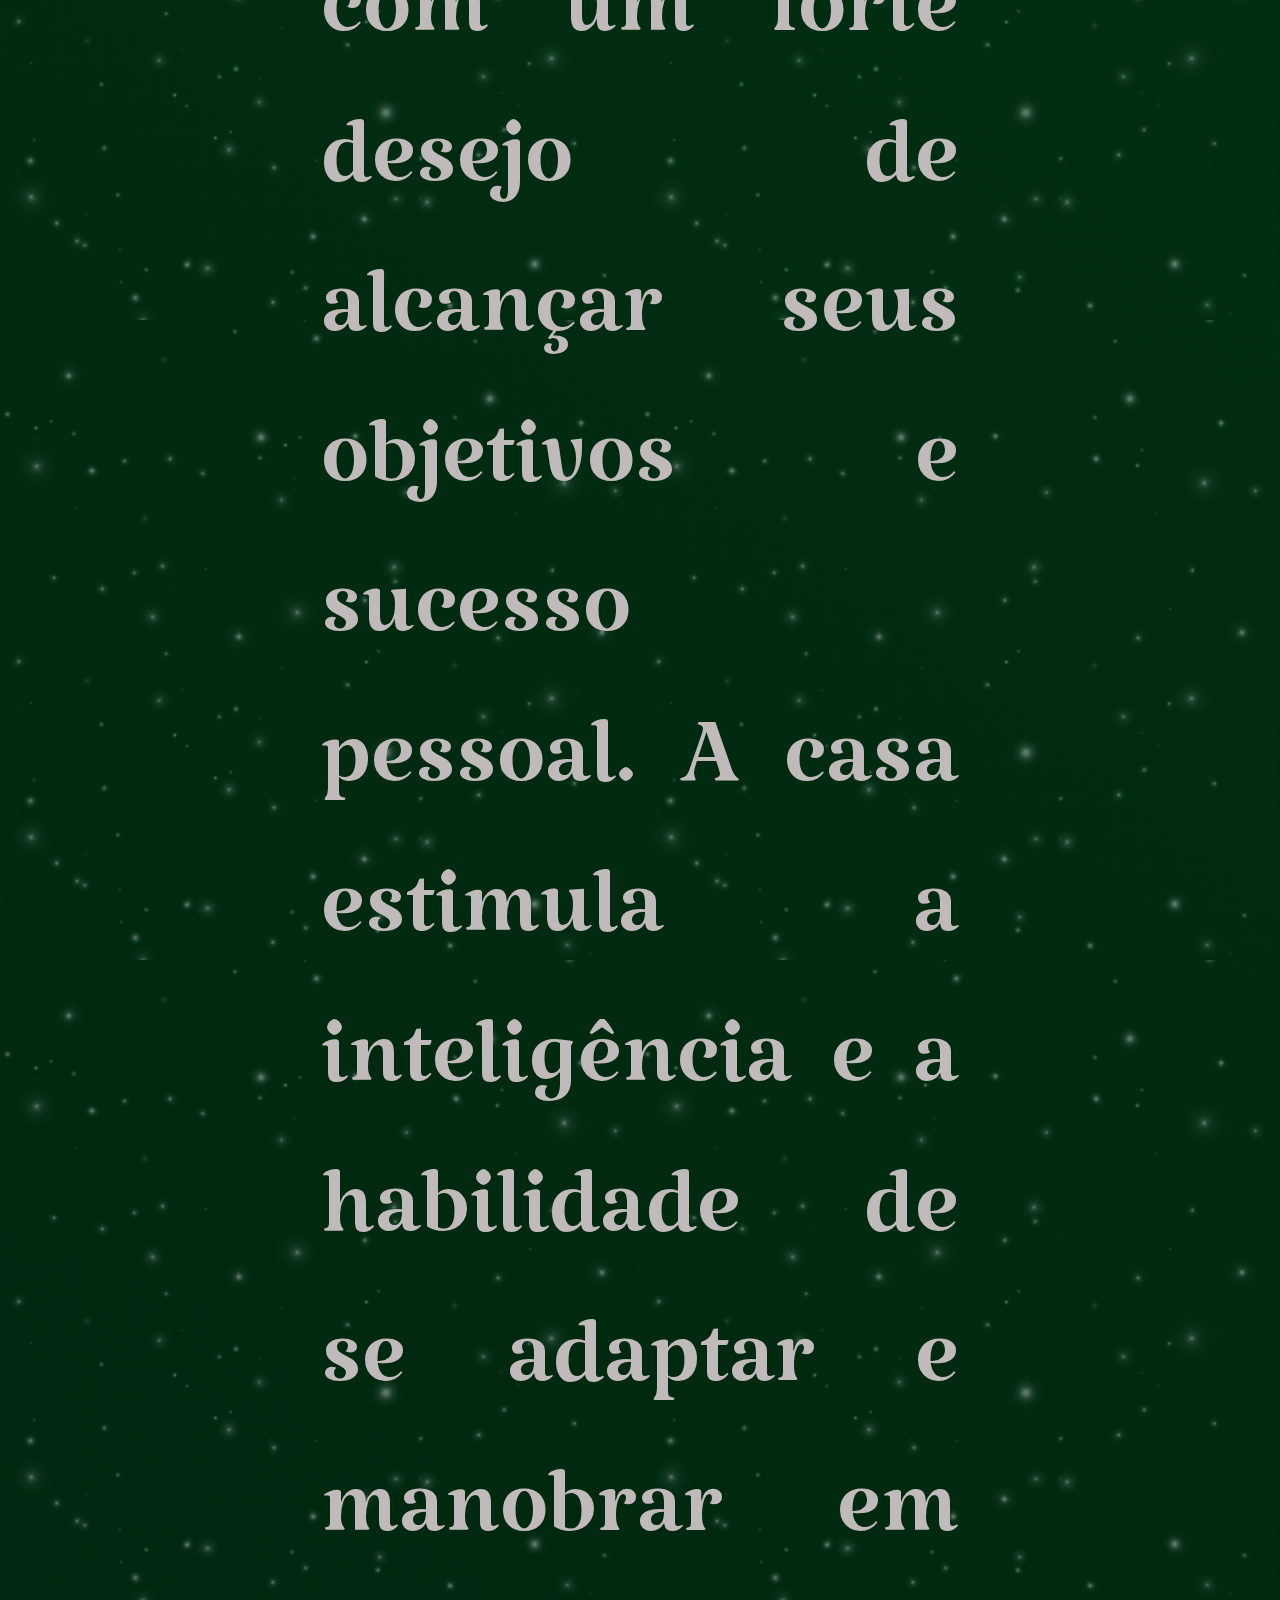
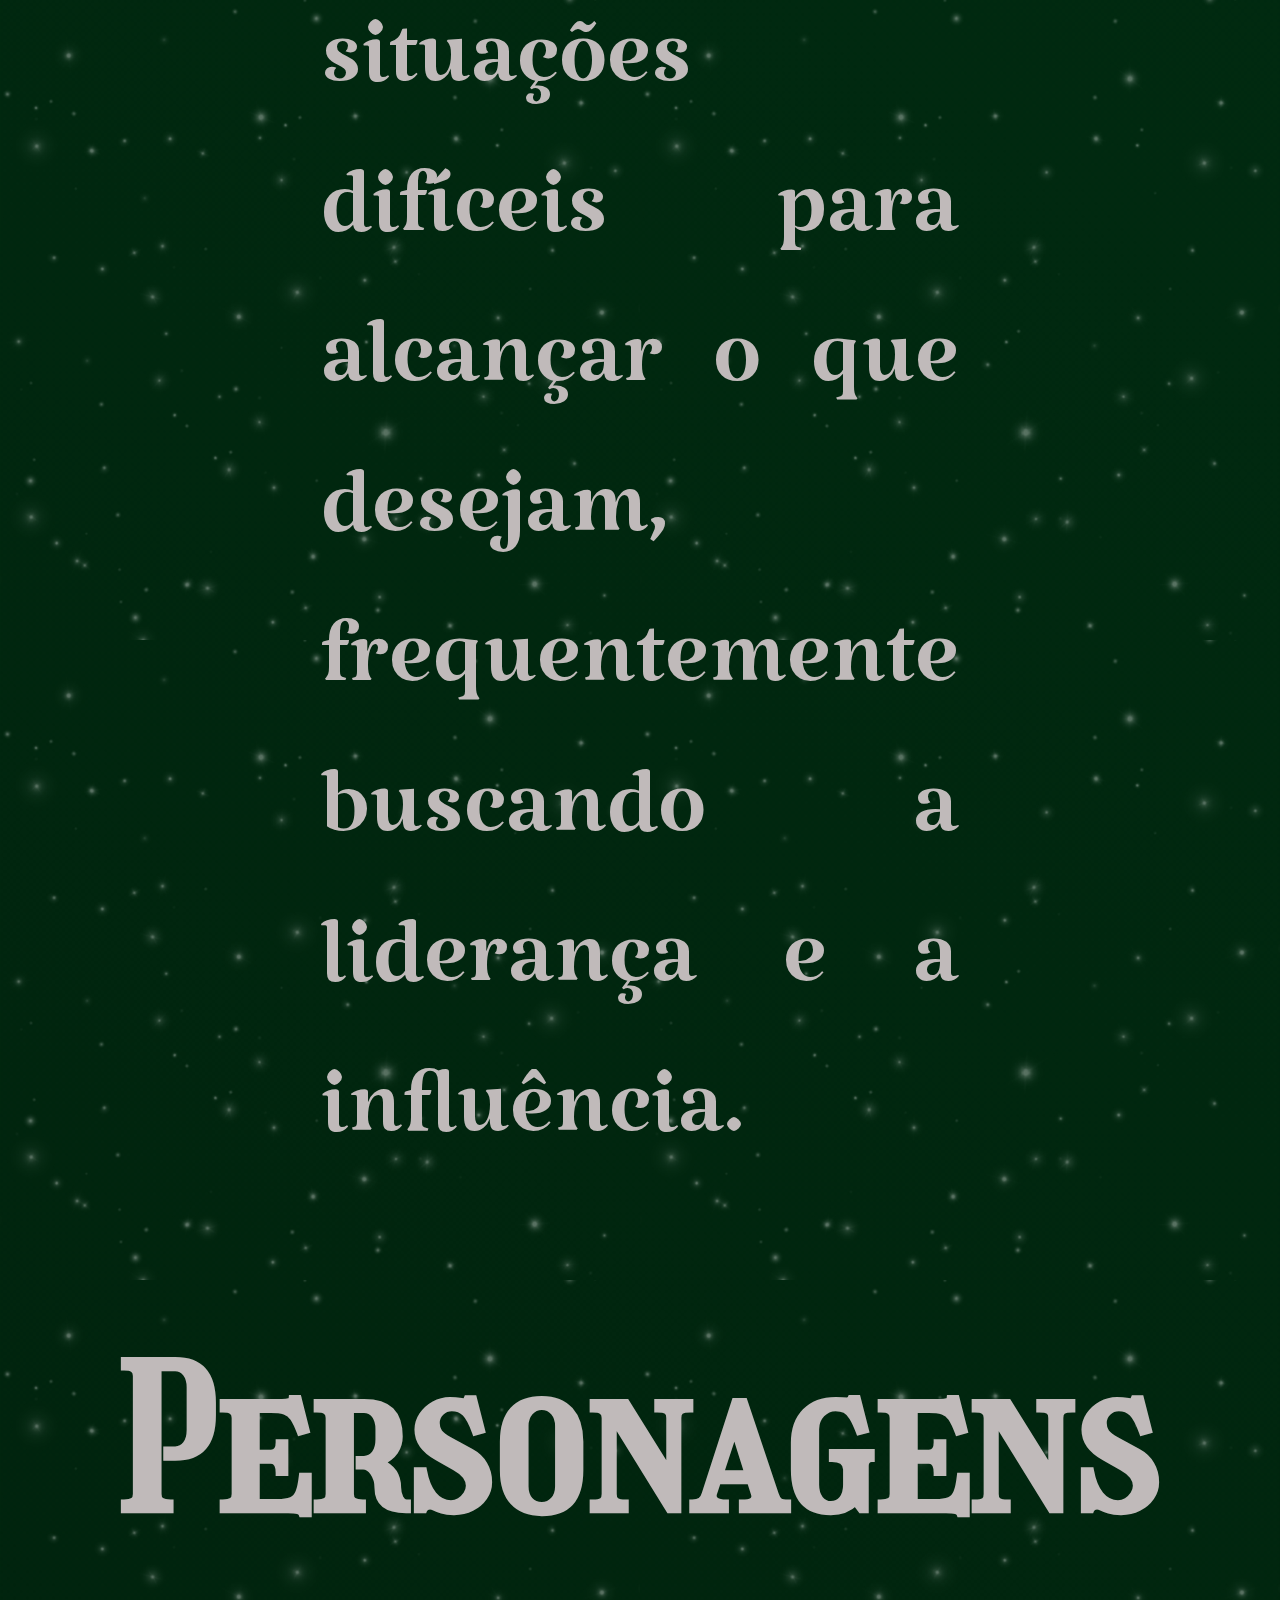
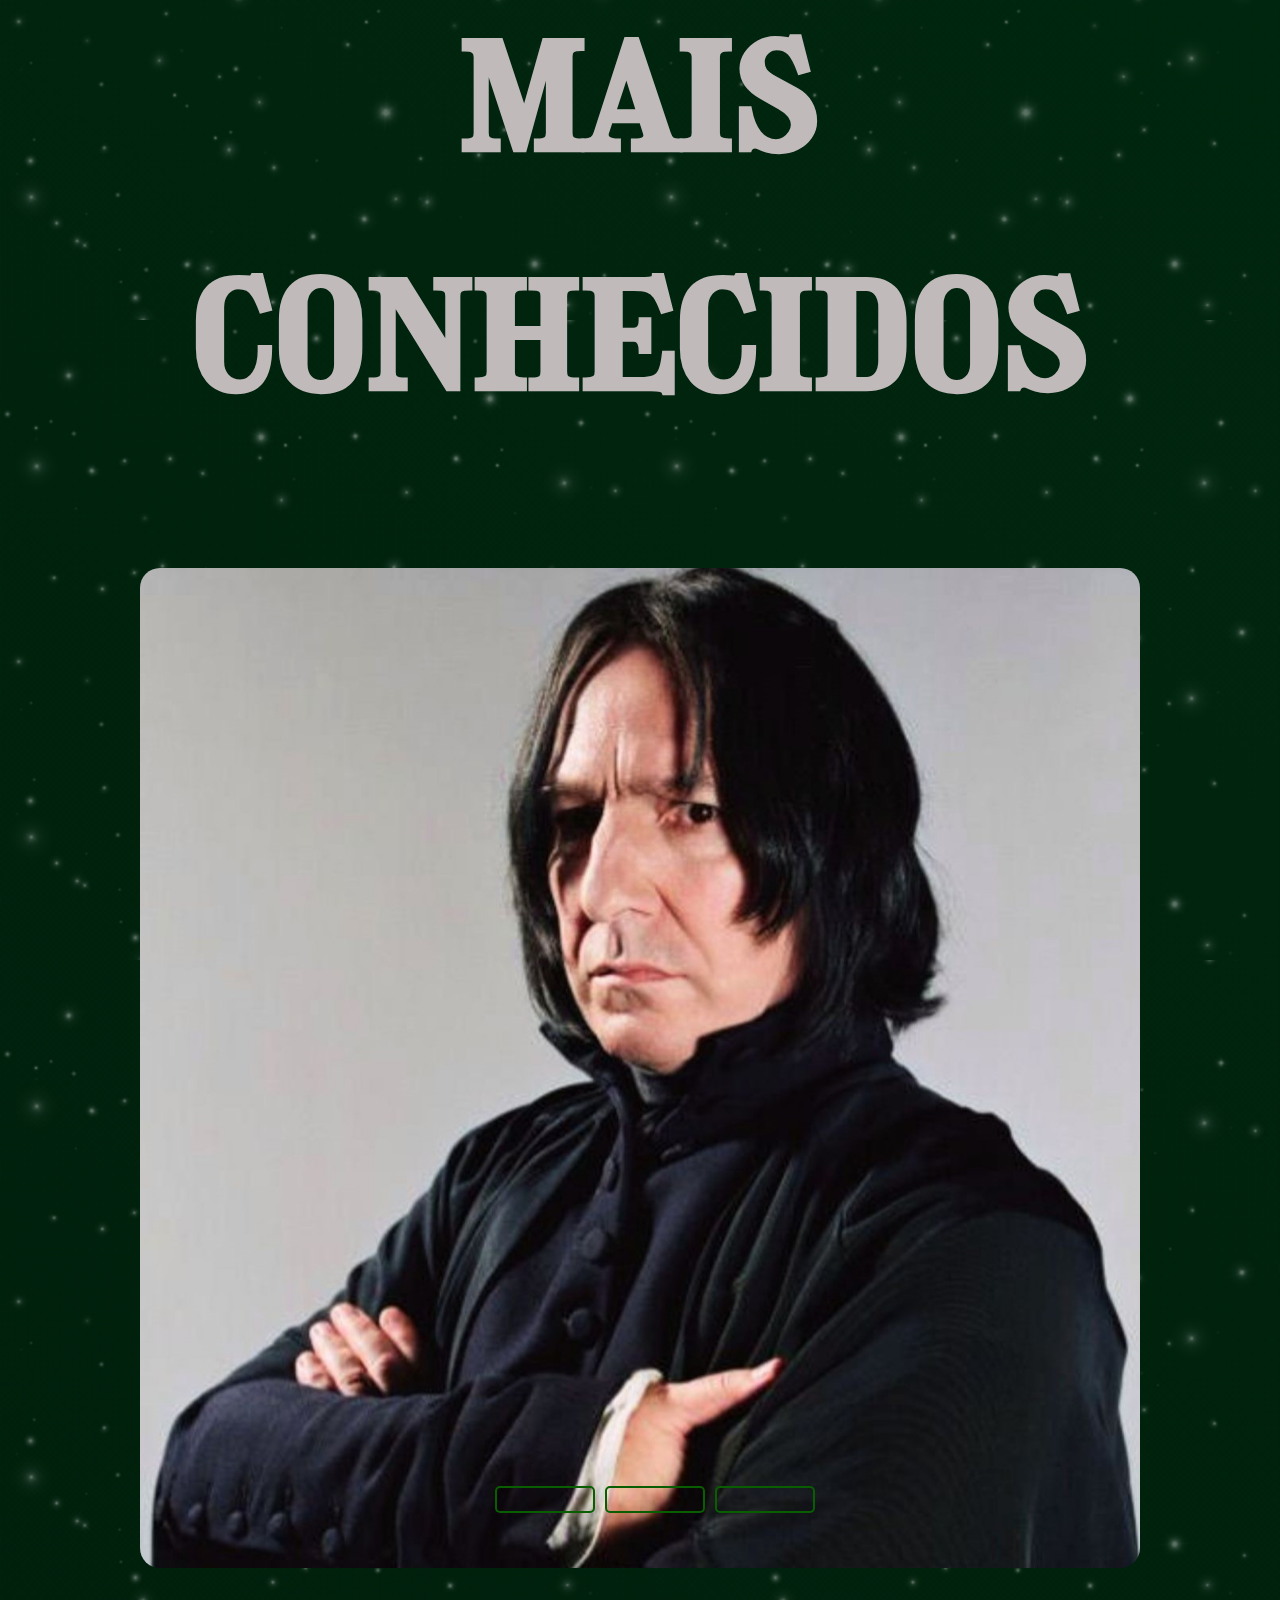
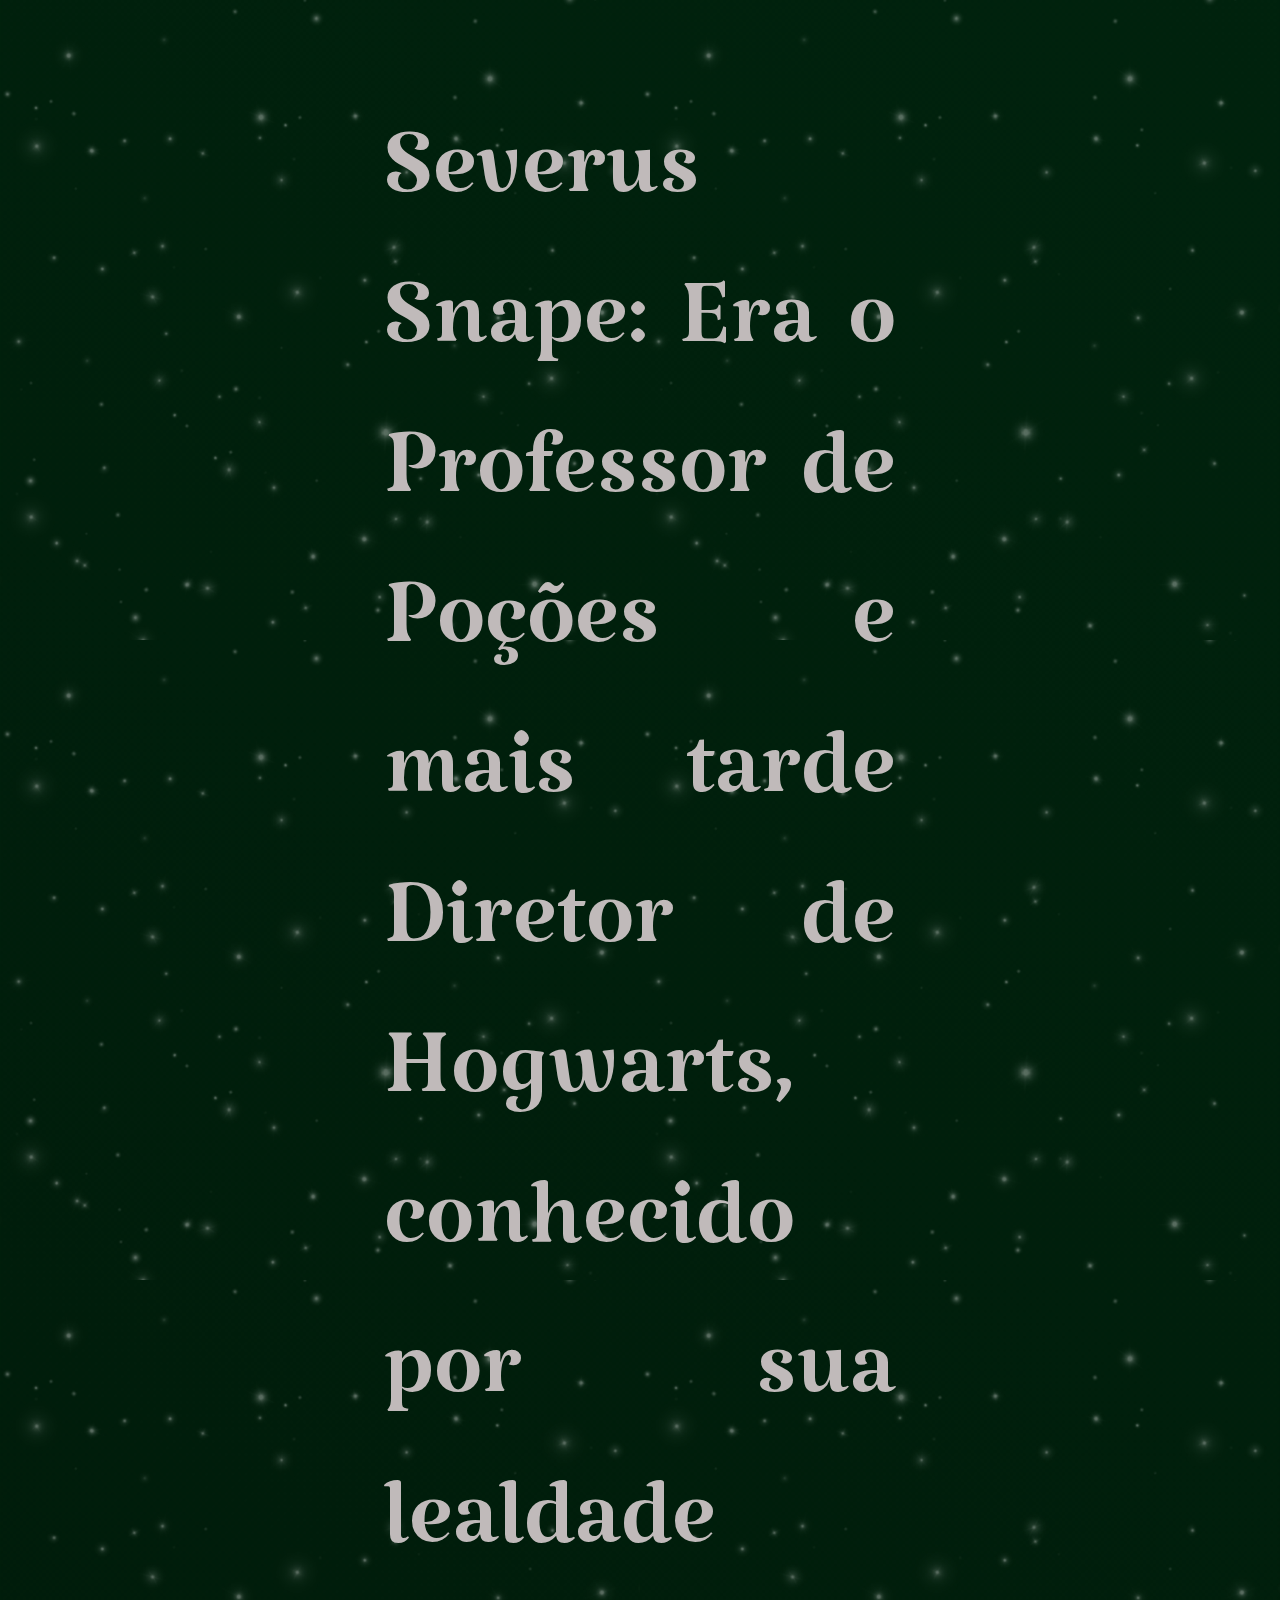
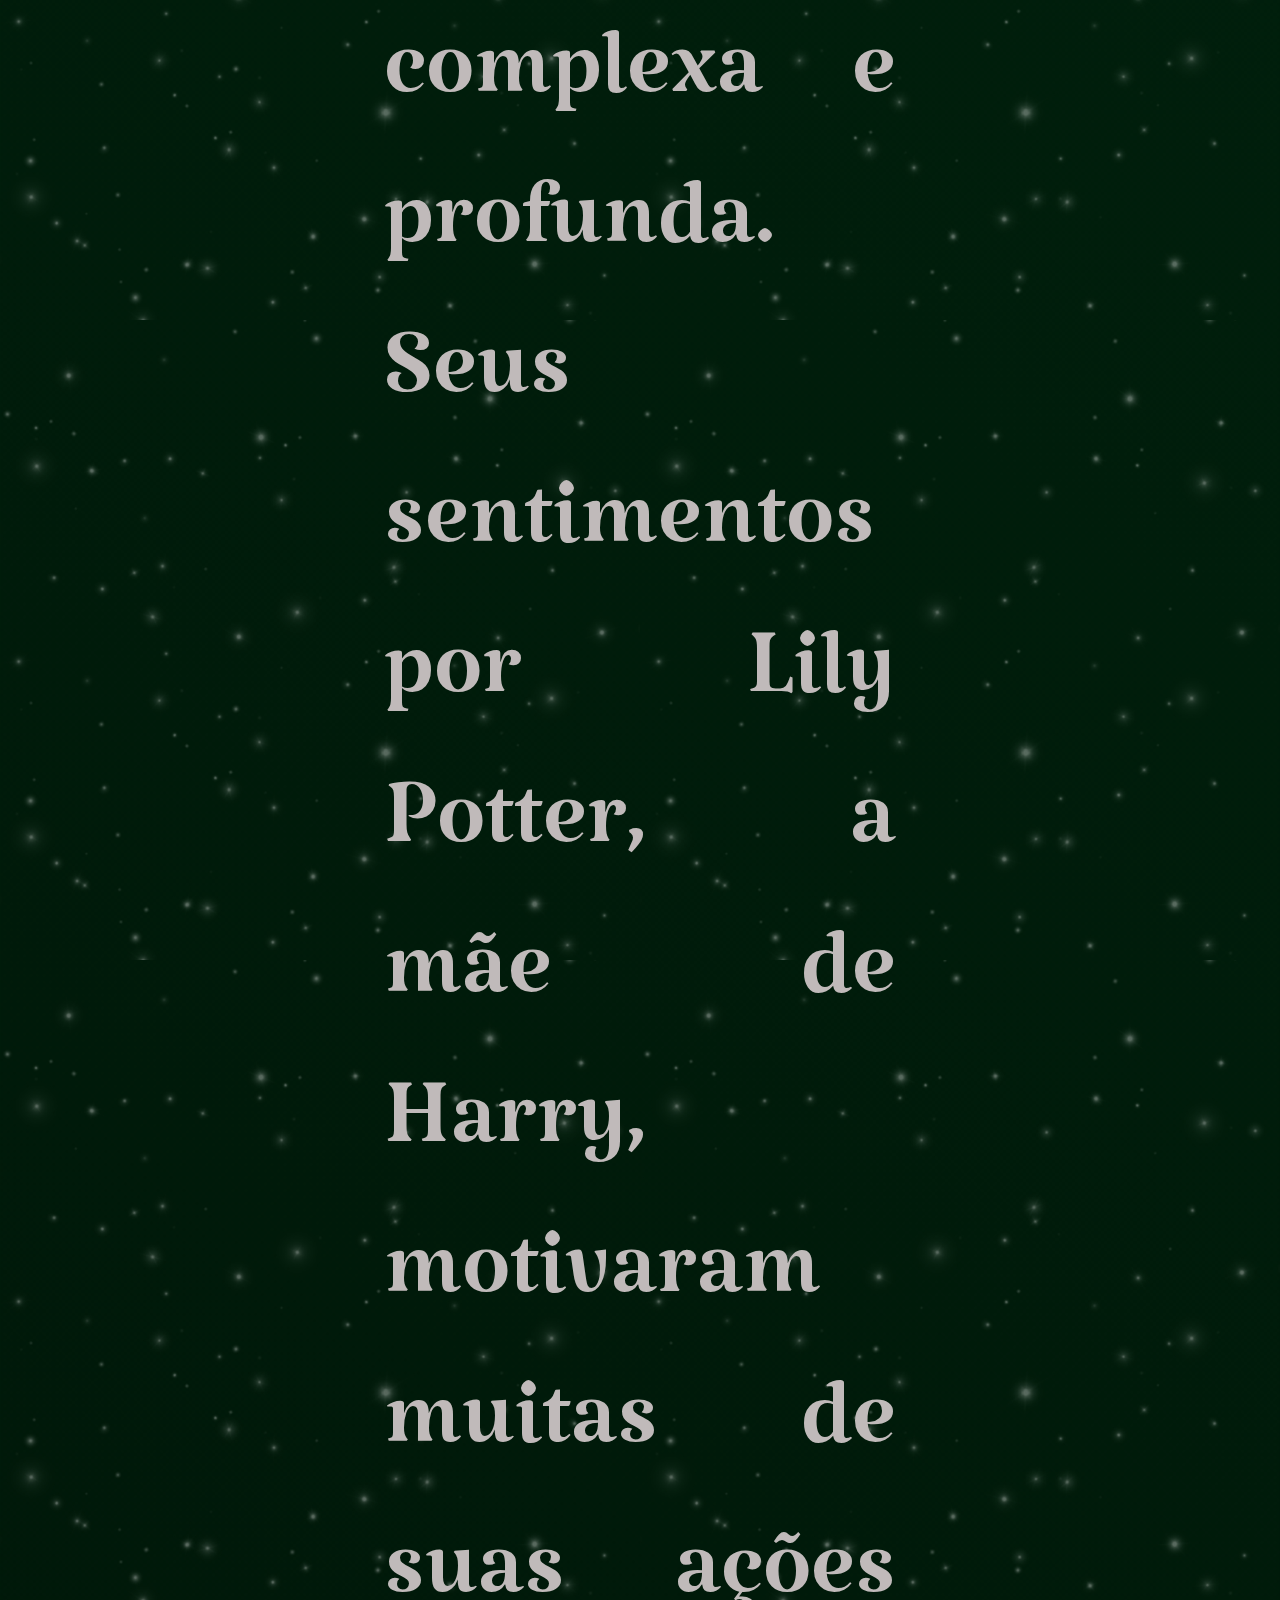
<file: Sonserina.html>
<!DOCTYPE html>
<html lang="PT-BR">
<head>
    <meta charset="UTF-8">
    <meta name="viewport" content="width=device-width, initial-scale=1.0">

    <link rel="stylesheet" href="casas.css">

    <title>Casa Sonserina</title>
</head>

<body class="Sonserina">

<nav class="container-img">    
        <a  href="stylesheet"><img class="img-casas"  src="imagens/Foto-Sonserina.png" alt="imagem da casa Sonserina"></a>
</nav>
    
    <h1>Sonserina</h1>

    <div>
        <p>A Sonserina, uma das quatro casas de Hogwarts, é representada por uma serpente, simbolizando astúcia e determinação. Suas cores são verde e prata, refletindo o elemento água. O verde representa a pele da serpente, enquanto o prata simboliza suas escamas. Esses elementos destacam a inteligência e a ambição dos membros da Sonserina.
        </p>

            <p>A Sonserina é conhecida por valorizar a ambição, a astúcia e a perseverança. Seus membros são estratégicos, com um forte desejo de alcançar seus objetivos e sucesso pessoal. A casa estimula a inteligência e a habilidade de se adaptar e manobrar em situações difíceis para alcançar o que desejam, frequentemente buscando a liderança e a influência.
            </p>
    </div>

    <br><br><br>

    <h1>Personagens mais conhecidos</h1>

    <div class="content">
        <div class="slides">
            <input type="radio" name="slide" id="slide1" checked>
            <input type="radio" name="slide" id="slide2">
            <input type="radio" name="slide" id="slide3">

            <div class="slide s1">
                <a><img class="conteudo-img-slide" src="imagens/Sirius.jpeg" alt="imagem do Harry potter"></a>

            </div>
            <div class="slide">
                <a><img class="conteudo-img-slide" src="imagens/Valdemort.jpeg" alt="imagem da Hermione"></a>
                
            </div>
            <div class="slide">
                <a><img class="conteudo-img-slide" src="imagens/Draco.jpeg" alt="imagem do Rony"></a>
                
            </div>

            <div class="navigation"> 
                <label class="bar-2" for="slide1"></label>
                <label class="bar-2" for="slide2"></label>
                <label class="bar-2" for="slide3"></label>
               
            </div>
 
        
        </div>

    </div>

    <p>Severus Snape:

        Era o Professor de Poções e mais tarde Diretor de Hogwarts, conhecido por sua lealdade complexa e profunda.
        Seus sentimentos por Lily Potter, a mãe de Harry, motivaram muitas de suas ações ao longo da série.
        Possuía a habilidade de usar a Legilimência e a Oclumência, técnicas avançadas de leitura e bloqueio da mente.
    </p>

        <p>Tom Riddle (Lord Voldemort):
        
            É o principal antagonista da série e fundador dos Comensais da Morte.
            Dividiu sua alma em Horcruxes para alcançar a imortalidade, tornando-se um dos bruxos mais temidos da história.
            Era um estudante excepcionalmente talentoso, mas seus métodos e ambições o tornaram perigoso.
        </p>

            <p> Draco Malfoy:
            
                Era um rival de Harry Potter durante seus anos em Hogwarts e membro dos Comensais da Morte.
                Seu pai, Lucius Malfoy, era um importante seguidor de Voldemort, o que influenciou sua trajetória.
                Ao longo da série, Draco mostra um desenvolvimento pessoal significativo, lutando com suas próprias crenças e identidade.</p>

    <br><br><br>

        <h1>Patrono dos Personagens</h1>

        <div class="content">
            <div class="slides">
                <input type="radio" name="slide" id="slide1-1" checked>
                <input type="radio" name="slide" id="slide2-2">
                <input type="radio" name="slide" id="slide3-3">
    
                <div class="slide s1">
                    <a><img class="conteudo-img-slide" src="imagens/Patrono-Cervo.jpg" alt="imagem do Harry potter"></a>
    
                </div>
                <div class="slide">
                    <a><img class="conteudo-img-slide" src="imagens/nao-explicito.jpeg" alt="imagem da Hermione"></a>
                    
                </div>
                <div class="slide">
                    <a><img class="conteudo-img-slide" src="imagens/nao-explicito.jpeg" alt="imagem do Rony"></a>
                    
                </div>
    
                <div class="navigation"> 
                    <label class="bar-2" for="slide1-1"></label>
                    <label class="bar-2" for="slide2-2"></label>
                    <label class="bar-2" for="slide3-3"></label>
                   
                </div>
     
            
            </div>
    
        </div>

        <h2>Nome do Patrono</h2>

    <div>
        <p>Severus Snape: Cervo, o patrono de Snape é o mesmo que o de Lily Potter, a quem ele amou profundamente, refletindo a complexidade e a profundidade de seus sentimentos.
        </p> 

            <p>Tom Riddle (Lord Voldemort): Não tem um patrono conhecido, Voldemort nunca demonstrou a capacidade de conjurar um patrono, o que pode estar ligado à sua falta de conexão com emoções positivas e à sua natureza sombria.
            </p>

                <p>Draco Malfoy: Não é explicitamente mencionado, embora não saibamos qual é o patrono de Draco, sua natureza e desenvolvimento ao longo da série podem sugerir um patrono que reflete sua complexidade interna.
                </p>
     </div>


</body>
</html>
</file>
<file: style-home.css>
@import url('https://fonts.googleapis.com/css2?family=Girassol&family=Katibeh&display=swap');

h2{

  font-family: "Girassol", serif;
  font-size: 50px;
  color: rgb(192, 186, 186);
}

@import url('https://fonts.googleapis.com/css2?family=Katibeh&display=swap');

p{

font-family: "Katibeh",serif;
font-size: 35px;
color: rgb(192, 186, 186);
text-align: justify;
}

*{
    margin: 0px;
    padding: 0px;
}

body{
  background: linear-gradient(217deg, #000b4b,rgb(1, 5, 16) 70%),
  linear-gradient(127deg, rgb(14, 53, 81), rgb(55, 82, 117) 70%),
  linear-gradient(336deg, #000b4b, rgb(62, 127, 157) 70%);
}
.conteudogeral{
  margin: 20px 200px 20px 200px;
}

.imagemLogo{
  width: 350px;
  display: block;
  margin: 10px auto;
}

nav {
  &.primary-navigation {
    margin: 0 auto;
    width: 100%;
    background-image: linear-gradient(rgb(4, 12, 56), #000b4b);
    padding:  0 0 0;  
    font-size: 30px;
    box-shadow: 15px 2px 10px rgba(0, 0, 0, 0.377) ;
    justify-content: space-between;
    border-radius: 40px;
  }

    ul li {
      list-style: none;
      margin: 0 auto;
      display: inline-block;
      padding: 0px 50px;
      position: relative;
      text-decoration: none;
      text-align: center;
      font-family: "Kanit", sans-serif;
      font-weight: bold;
      font-size: 40px;
    }

    li a {
      color: rgb(55, 82, 117);
    }

    li a:hover {
      color: #f7f7f7;
    }

    li:hover {
      cursor: pointer;
    }

    ul li ul {
      visibility: hidden;
      opacity: 0;
      position: absolute;
      padding-left: 0px;
      left: 200px;
      display: none;
      background: rgb(255, 255, 255);
    }

    ul li:hover > ul,
    ul li ul:hover {
      visibility: visible;
      opacity: 1;
      display: block;
      min-width: 250px;
      text-align: left;
      padding-top: 30px;
      box-shadow: 0px 3px 5px -1px #ffffff;
    }

    ul li ul li {
      clear: both;
      width: 100%;
      text-align: left;
      margin-bottom: 20px;
      border-style: none;
      font-family: "Katibeh",serif;
      font-size: 30px;
    }

    ul li ul li a:hover {
      padding-left: 10px;
      border-left: 2px solid #000b4b;
      transition: all 0.3s ease;
    }
  }


a {
    text-decoration: none;
    
}
 ul li ul li a 
 { transition: all 0.5s ease; }

.logocab{
  width: 100px;
  height: 100px;
}
.lupa{
  width: 50px;
  height: 50px;
  text-align: right;
  padding-left: 90px;
  margin-top: 25px;
}
.cab{
  display: flex;
  text-align: center;
  letter-spacing: 0;
  margin: 10px;
  margin-bottom: 20px;
}
.abas{
  justify-content: space-around;
  margin-top: 30px;
  text-align: center;
  display: flex;
}
.aba{
  padding-left: 290px;
  color: rgb(192, 186, 186);
  font-family: "Katibeh",serif;
}

#body-cima{
  background: url("./imagens/34fbca25-b8dc-4e02-8431-df4b9a75af79.jpg");
}

header{
  
  width: 1850px;
  display: block;
  margin: 0px auto;
}

.elementosCabeçalho{

  display: flex;
   
  justify-content: space-between;
 

}

.especificoElemento{

  text-decoration: none;
  
  color: black;

}

.escola{
  width: 2000px;
  height: 400px;
  margin-bottom: -20px;
}

.imagensCasas {

  width: 90px;

}
.anuncio{

  width: 2000px;
  height: 400px;
  display: block;
  margin: 0px auto;

}

.alinharTexto{

display: flex;
column-gap: 20px;

}
h2{

  text-align: center;
}

.arrumarTexto {

padding: 50px;
margin-top: 30px;

}

.alinharTexto{

 margin-top: 20px;

}


.imagensCasas{
  margin: 2px;
  width: 400px;
  height: 500px;
}

.localizacao{

  width: 400px;
  border-radius: 20px;
  box-shadow: rgb(97, 107, 134) 0px 10px 60px -20px;
  margin: 50px;

}
.arrumarLocalizacao{
  display: flex;
  margin: 20px 200px 20px 200px;
  align-items: center;
}

.arrumarTexto-localizacao{

  padding: 80px;
}

.rodape-alinhar{
  text-align: left;
}

.rodape-alinhar2{
  text-align: center;
  margin-top: 22px;
  line-height: 20px;
  font-size: 30px;
}

.insta-criador{
  margin-top: 13px;
}

.rodape-geral{

  display: flex;
  align-items: center;
  justify-content: space-between;

}

footer{
  background: url("./imagens/brilho.PNG");
  background-color:#022a44;
  padding: 20px;
  display: block;
  margin: 0px auto;
 
}

.Linksrodape{

  display:flex;
  flex-direction:column;

}
.imagens-logo{
  width:40px;
}

.arrumarEscrita {

  display:flex;
  justify-content: center;
  gap:20px;

}

.arrumar-instagrancurso{

  display:flex;
  gap:20px;
  justify-content:center;

}

.arrumargeral{

  display:flex;
  gap:20px;
  flex-direction:column;
}

.arrumar-instagramsala{

  text-align:center;
  font-size: 30px;
}

.logoempresa{

  width:100px;
  margin-top: 18px;
}

.tam-letra{
  font-size: 30px;
}
</file>
<file: stylecontrato.css>
@import url('https://fonts.googleapis.com/css2?family=Girassol&family=Katibeh&display=swap');
@import url('https://fonts.googleapis.com/css2?family=Katibeh&display=swap');

h1{
  color: rgb(255, 255, 255);
  font-family: "Girassol", serif;
  font-size: 50px
}

p{
font-family: "Katibeh",serif;
font-size: 30px;
color:  rgb(255, 255, 255);
}

/* Começa aqui */

body{
  background: linear-gradient(217deg, #000b4b,rgb(1, 5, 16) 70%),
  linear-gradient(127deg, rgb(14, 53, 81), rgb(55, 82, 117) 70%),
  linear-gradient(336deg, #000b4b, rgb(62, 127, 157) 70%);
}
.conteudogeral{
  margin: 20px 200px 20px 200px;
}

.imagemLogo{
  width: 350px;
  display: block;
  margin: 10px auto;
}

nav {
  &.primary-navigation {
    margin: 0 auto;
    width: 100%;
    background-image: linear-gradient(rgb(4, 12, 56), #000b4b);
    padding:  0 0 0;  
    font-size: 30px;
    box-shadow: 15px 2px 10px rgba(0, 0, 0, 0.377) ;
    justify-content: space-between;
    border-radius: 40px;
  }

    ul li {
      list-style: none;
      margin: 0 auto;
      display: inline-block;
      padding: 0px 50px;
      position: relative;
      text-decoration: none;
      text-align: center;
      font-family: "Kanit", sans-serif;
      font-weight: bold;
      font-size: 40px;
    }

    li a {
      color: rgb(55, 82, 117);
    }

    li a:hover {
      color: #f7f7f7;
    }

    li:hover {
      cursor: pointer;
    }

    ul li ul {
      visibility: hidden;
      opacity: 0;
      position: absolute;
      padding-left: 0px;
      left: 200px;
      display: none;
      background: rgb(255, 255, 255);
    }

    ul li:hover > ul,
    ul li ul:hover {
      visibility: visible;
      opacity: 1;
      display: block;
      min-width: 250px;
      text-align: left;
      padding-top: 30px;
      box-shadow: 0px 3px 5px -1px #ffffff;
    }

    ul li ul li {
      clear: both;
      width: 100%;
      text-align: left;
      margin-bottom: 20px;
      border-style: none;
      font-family: "Katibeh",serif;
      font-size: 30px;
    }

    ul li ul li a:hover {
      padding-left: 10px;
      border-left: 2px solid #000b4b;
      transition: all 0.3s ease;
    }
  }


a {
    text-decoration: none;
    
}
 ul li ul li a 
 { transition: all 0.5s ease; }

.logocab{
  width: 100px;
  height: 100px;
}
.lupa{
  width: 50px;
  height: 50px;
  text-align: right;
  padding-left: 90px;
  margin-top: 25px;
}
.cab{
  display: flex;
  text-align: center;
  letter-spacing: 0;
  margin: 10px;
  margin-bottom: 20px;
}
.abas{
  justify-content: space-around;
  margin-top: 30px;
  text-align: center;
  display: flex;
}
.aba{
  padding-left: 290px;
  color: rgb(192, 186, 186);
  font-family: "Katibeh",serif;
}

#body-cima{
  background: url("./imagens/34fbca25-b8dc-4e02-8431-df4b9a75af79.jpg");
}

header{
  width: 1850px;
  display: block;
  margin: 0px auto;
}

.elementosCabeçalho{
  display: flex;
  justify-content: space-between;
}

.especificoElemento{
  text-decoration: none;
  color: black;
}

/* Acaba aqui */


*{
  margin: 0px;
  padding: 0px;


}

  .imagemLogo{
    width: 250px;
    display: block;
    margin-top: 10px;
    margin-bottom: 30px;
  }

  h1{
    text-align: center;
  }

  .text{
  font-family: "Katibeh",serif;
  font-size: 40px;
  color: rgb(192, 186, 186);
  text-align: justify;
  margin: 30px;
  }

  .imagemContrato{

    display: block;
    margin-left: auto;
    margin-right: auto;
  }

  .botao{

    text-align: center;
    padding: 20px;
  }

  .rodape-alinhar{


    text-align: left;
   
  
  }
  
  .rodape-alinhar2{
    text-align: center;
    margin-top: 50px;
  }
  
  .rodape-geral{
  
    display: flex;
    align-items: center;
    justify-content: space-between;
  
  }
  
  footer{
    background: url("./imagens/brilho.PNG");
    background-color:#022a44;
    padding: 20px;
    display: block;
    margin: 0px auto;
   
  }
  
  .Linksrodape{
  
    display:flex;
    flex-direction:column;
  
  }
  .imagens-logo{
    width:40px;
  }
  
  .arrumarEscrita {
  
    display:flex;
    justify-content: center;
    gap:20px;
  
  }
  
  .arrumar-instagrancurso{
  
    display:flex;
    gap:20px;
    justify-content:center;
  
  }
  
  .arrumargeral{
  
    display:flex;
    gap:20px;
    flex-direction:column;
  }
  
  .arrumar-instagramsala{
  
    text-align:center;
    font-size: 30px;
  }
  
  .logoempresa{
  
    width:100px;
    margin-top: 18px;
  }
  
  .tam-letra{
    font-size: 30px;
  }
</file>
<file: casas.css>
@import url('https://fonts.googleapis.com/css2?family=Girassol&display=swap');
@import url('https://fonts.googleapis.com/css2?family=Girassol&family=Katibeh&display=swap');

*{
    margin: 0;
    padding: 0;
    box-sizing: border-box;
}

.img-casas{
    width: 1500px;
    margin: 100px; 
}

body{
    display: flex;
    justify-content: center;
    flex-direction: column;
    align-items: center;
    margin: 0px 400px 0px 400px;
}

.Grifinoria{
    background: url("./imagens/brilho.PNG"),
        linear-gradient(217deg, rgb(79, 14, 14), rgb(13, 0, 0) 70%),
        linear-gradient(127deg, rgb(109, 43, 43), rgb(79, 14, 14) 70%),
        linear-gradient(336deg, rgb(79, 14, 14), rgb(79, 14, 14) 70%);
    }

.Lufa-Lufa{
    background: url("./imagens/brilho.PNG"),
        linear-gradient(217deg, #a98e24, rgb(14, 8, 1) 70%),
        linear-gradient(127deg,  #a98e24, #a98e24 70%),
        linear-gradient(336deg, rgb(172, 144, 60) , rgb(172, 144, 60) 70%);
        
}

.Sonserina{
    background: url("./imagens/brilho.PNG"),
        linear-gradient(217deg, rgb(1, 64, 25), rgb(0, 6, 2) 70%),
        linear-gradient(127deg, rgb(8, 94, 0), rgb(1, 64, 25) 70%),
        linear-gradient(336deg, rgb(19, 111, 45), rgb(19, 111, 45) 70%);
}

.Corvinal{
    background: url("./imagens/brilho.PNG"),
        linear-gradient(217deg, rgb(55, 113, 145),rgb(1, 5, 16) 70%),
        linear-gradient(127deg, rgb(14, 53, 81), rgb(55, 82, 117) 70%),
        linear-gradient(336deg, rgb(62, 127, 157), rgb(62, 127, 157) 70%);
}


h1{
    text-align: center;
    font-size: 200px;
    margin: 50px;
    color: rgb(192, 186, 186);
    font-family: "Girassol", serif;
    margin: 60px;
}

h2{
    text-align: center;
    font-size: 100px;
    margin: 50px;
    color: rgb(192, 186, 186);
    font-family: "Girassol", serif;
    margin-top: 200px;

}

p{
    font-size: 125px;
    text-align: justify;
    margin-top: 80px;
    color: rgb(192, 186, 186);
    font-family: "Katibeh";
    margin-inline: 60px;
}

.content{
    height: 1000px;
    width: 1000px;
    border-radius: 20px;
    overflow: hidden;
    position: static;
    transform: translate(0%,0%);
    margin: 70px;
}

.navigation{
    position: absolute;
    bottom: 50px;
    left: 35%;
    transform: translate(-50);
    display: flex;
}

.bar{
    width: 100px;
    height: 27px;
    border: 2px solid rgb(109, 43, 43);
    margin: 5px;
    border-radius: 5px;
    cursor: pointer;
    transition: .5s;
}

.bar:hover{
    background-color:rgb(109, 43, 43);
}

.bar-2{
    width: 100px;
    height: 27px;
    border: 2px solid rgb(8, 94, 0);
    margin: 5px;
    border-radius: 5px;
    cursor: pointer;
    transition: .5s;
}

.bar-2:hover{
    background-color:rgb(8, 94, 0);
}

.bar-3{
    width: 100px;
    height: 27px;
    border: 2px solid #a98e24;
    margin: 5px;
    border-radius: 5px;
    cursor: pointer;
    transition: .5s;
}

.bar-3:hover{
    background-color:#a98e24;
}

.bar-4{
    width: 100px;
    height: 27px;
    border: 2px solid rgb(14, 53, 81);
    margin: 5px;
    border-radius: 5px;
    cursor: pointer;
    transition: .5s;
}

.bar-4:hover{
    background-color:rgb(14, 53, 81);
}

input{
    display: none;
}

.slides{
    display: flex;
    width: 500%;
    height: 100%;
}

.slide{
    width: 20%;
    transition: .6s;

}

.slide img{
    width: 100%;
    height: 100%;
}

#slide1:checked ~.s1 {
    margin-left: 0;
}

#slide2:checked ~.s1 {
    margin-left: -20%;
}

#slide3:checked ~.s1 {
    margin-left: -40%;
}

#slide1-1:checked ~.s1 {
    margin-left: 0;
}

#slide2-2:checked ~.s1 {
    margin-left: -20%;
}

#slide3-3:checked ~.s1 {
    margin-left: -40%;
}

footer{
    background: url("./imagens/brilho.PNG");
    background-color:#022a44;
    padding: 20px;
    display: block;
    margin: 0px auto;
    margin-bottom: 
  }

  
.rodape-alinhar{
    text-align: left;
  }
  
  .rodape-alinhar2{
    text-align: center;
    margin-top: 22px;
    line-height: 20px;
    font-size: 30px;
  }
  
  .insta-criador{
    margin-top: 13px;
  }
  
  .rodape-geral{
  
    display: flex;
    align-items: center;
    justify-content: space-between;
  
  }

  .Linksrodape{

    display:flex;
    flex-direction:column;
  
  }
  .imagens-logo{
    width:40px;
  }

  .tam-letra{
    font-size: 30px;
  }

  
.logoempresa{

    width:100px;
    margin-top: 18px;
  }
  
  .arrumar-instagramsala{

    text-align:center;
    font-size: 30px;
  }

  .arrumarEscrita {

    display:flex;
    justify-content: center;
    gap:20px;
  
  }

  .arrumargeral{

    display:flex;
    gap:20px;
    flex-direction:column;
  }
</file>
<file: styleformulario.css>
@import url('https://fonts.googleapis.com/css2?family=Girassol&family=Katibeh&display=swap');
@import url('https://fonts.googleapis.com/css2?family=Katibeh&display=swap');


h1{
  font-family: "Girassol", serif;
  font: 50px;
}

p{
  font-family: "Katibeh",serif;
  font-size: 30px;
  color:  rgb(0, 0, 0);

}


label{

font-family: "Katibeh",serif;
font-size: 40px;

}


h1{
  color: rgb(0, 0, 0);
  font-family: "Girassol", serif;
  font-size: 50px;
  text-align: center;
}

p{

font-family: "Katibeh",serif;
font-size: 30px;
color:  rgb(0, 0, 0);
}
.text{

  color: #f7f7f7;

}

/* Começa aqui */

body{
  color:rgb(255, 255, 255)
}

.conteudogeral{
  margin: 20px 200px 20px 200px;
}

.imagemLogo{
  width: 350px;
  display: block;
  margin: 10px auto;
}

nav {
  &.primary-navigation {
    margin: 0 auto;
    width: 100%;
    background-image: linear-gradient(rgb(4, 12, 56), #000b4b);
    padding:  0 0 0;  
    font-size: 30px;
    box-shadow: 15px 2px 10px rgba(0, 0, 0, 0.377) ;
    justify-content: space-between;
    border-radius: 40px;
  }

    ul li {
      list-style: none;
      margin: 0 auto;
      display: inline-block;
      padding: 0px 50px;
      position: relative;
      text-decoration: none;
      text-align: center;
      font-family: "Kanit", sans-serif;
      font-weight: bold;
      font-size: 40px;
    }

    li a {
      color: rgb(55, 82, 117);
    }

    li a:hover {
      color: #f7f7f7;
    }

    li:hover {
      cursor: pointer;
    }

    ul li ul {
      visibility: hidden;
      opacity: 0;
      position: absolute;
      padding-left: 0px;
      left: 200px;
      display: none;
      background: rgb(255, 255, 255);
    }

    ul li:hover > ul,
    ul li ul:hover {
      visibility: visible;
      opacity: 1;
      display: block;
      min-width: 250px;
      text-align: left;
      padding-top: 30px;
      box-shadow: 0px 3px 5px -1px #ffffff;
    }

    ul li ul li {
      clear: both;
      width: 100%;
      text-align: left;
      margin-bottom: 20px;
      border-style: none;
      font-family: "Katibeh",serif;
      font-size: 30px;
    }

    ul li ul li a:hover {
      padding-left: 10px;
      border-left: 2px solid #0026fd;
      transition: all 0.3s ease;
    }
  }


a {
    text-decoration: none;
    
}
 ul li ul li a 
 { transition: all 0.5s ease; }

.logocab{
  width: 100px;
  height: 100px;
}
.lupa{
  width: 50px;
  height: 50px;
  text-align: right;
  padding-left: 90px;
  margin-top: 25px;
}
.cab{
  display: flex;
  text-align: center;
  letter-spacing: 0;
  margin: 10px;
  margin-bottom: 20px;
}
.abas{
  justify-content: space-around;
  margin-top: 30px;
  text-align: center;
  display: flex;
}
.aba{
  padding-left: 290px;
  color: rgb(192, 186, 186);
  font-family: "Katibeh",serif;
}

#body-cima{
  background: url("./imagens/34fbca25-b8dc-4e02-8431-df4b9a75af79.jpg");
}



header{
  width: 1850px;
  display: block;
  margin: 0px auto;
}

.elementosCabeçalho{
  display: flex;
  justify-content: space-between;
}

.especificoElemento{
  text-decoration: none;
  color: black;
}

*{
  margin: 0px;
  padding: 0px;
}

.imagemLogo{
  width: 250px;
  display: block;
  margin-top: 10px;
  margin-bottom: 30px;
  }

.conteudogeral{
  margin: 10px 300px 10px 300px;
  height: 80%;
  width: 60%;
  border: solid black ;
  border-radius: 20px;
  padding: 20px;
  margin-bottom: 100px;
}

#arrumarOpcoes{
  width: 120px;
  height: 25px;
  font-size: 20px;
}

.especificoElemento{
  text-decoration: none;
  color: black;
}

.arrumarFormulario{
   display: flex;
   flex-direction:column;
   width: 300px;
    padding: 20px;
    color: black;
  
}

.arrumarFormulario-escolha{
  display: flex;
  flex-direction: column;
  width: 400px;
  padding: 20px;
  color: black;

}

#quadro{
  width: 500px;
  height: 150px;
}
.arrumarGeral{
  display: flex;
  flex-direction: row;
  gap: 200px;
}

.botao{
  text-align: center;
}

button{
  border-radius: 10px;
  font-size: 25px;
  width: 200px;
}

.peronalizaBotao {
background-color: #000b4b;
color: rgb(255, 255, 255);
padding: 5px 8px;
border: 1px solid ;
cursor: pointer;
transition: all .7s ease;
}

.peronalizaBotao:hover{
  background-color: rgb(55, 82, 117);
  color: rgb(239, 236, 236);
}

.rodape-alinhar{
  text-align: left;
 
}

.rodape-alinhar2{
  text-align: center;
  color: #f7f7f7;
}

.rodape-geral{
  display: flex;
  align-items: center;
  justify-content: space-between;
  
} 
  .arrumarImagem{
    display: flex;
    flex-direction: row;
    justify-content: space-around;
    column-gap: 20px;
  }

  .arrumarTexto{

    display: flex;
    text-align: center;

  }
  
  .tamanhoImagem{
    width: 100px;
  }
  
  #email-arrumar{
    height: 105px;
    width: 105px;
  }

  footer{
    background: url("./imagens/brilho.PNG");
    background-color:#022a44;
    padding: 20px;
    display: block;
    margin: 0px auto;
    
  }
  
  .Linksrodape{
  
    display:flex;
    flex-direction:column;
  }
  .imagens-logo{
    width:40px;
  }
  
  .arrumarEscrita {
  
    display:flex;
    justify-content: center;
    gap:20px;
  
  }
  
  .arrumar-instagrancurso{
  
    display:flex;
    gap:20px;
    justify-content:center;
  
  }
  
  .arrumargeral{
  
    display:flex;
    gap:20px;
    flex-direction:column;
  }
  
  .arrumar-instagramsala{
  
    text-align:center;
    font-size: 30px;
  }
  
  .logoempresa{
  
    width:100px;
    margin-top: 18px;
  }
  
  .tam-letra{
    font-size: 30px;
  }
</file>
